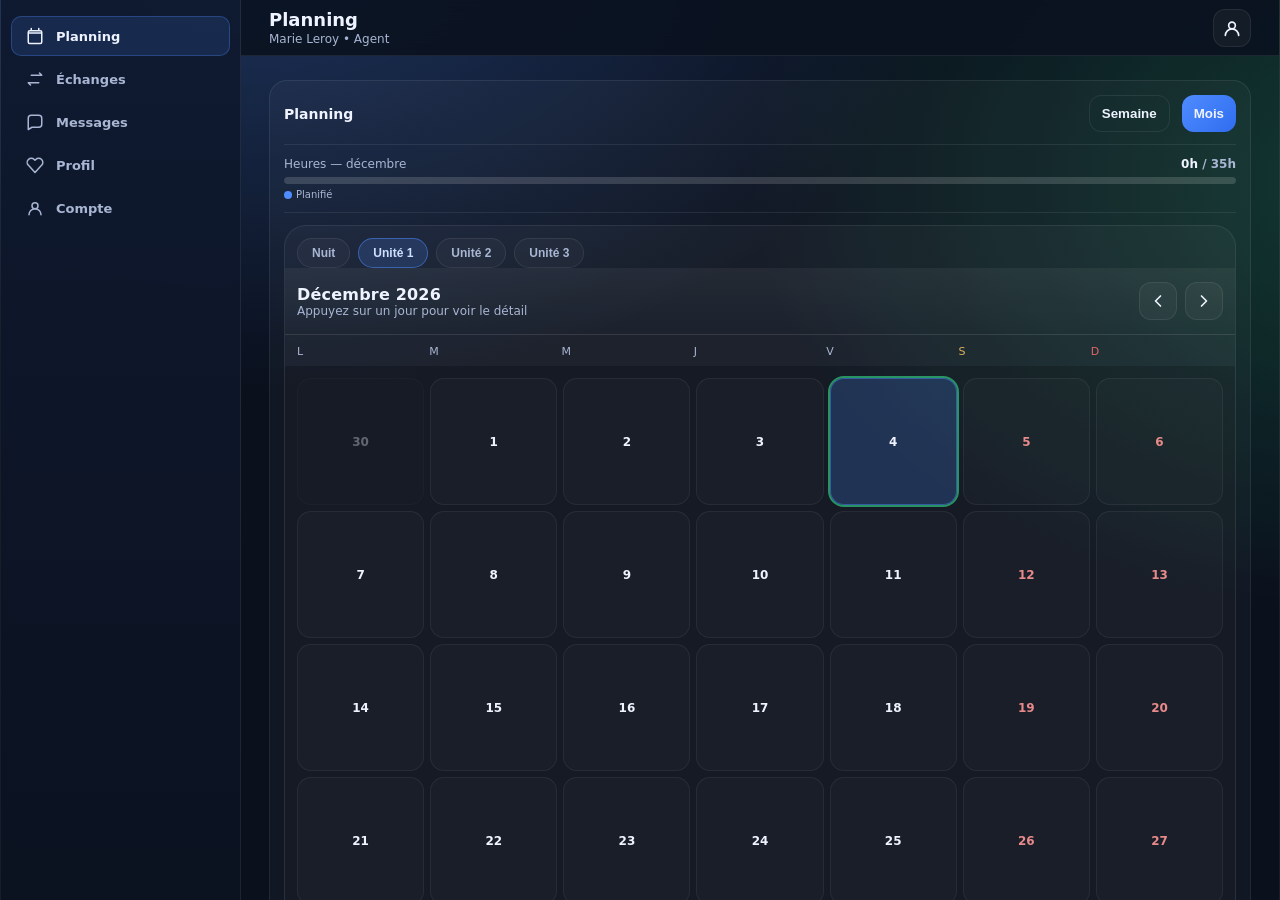
<file: index 1.html>
<!doctype html>
<html lang="fr">
<head>
  <meta charset="utf-8" />
  <meta name="viewport" content="width=device-width, initial-scale=1, maximum-scale=1, user-scalable=no" />
  <title>EHPAD Staff – Démo Web (locale)</title>
  <style>

:root{
  --bg: #0b1220;
  --panel: #0f1a30;
  --card: #101d35;
  --card2: #0f1a30;
  --text: #eef3ff;
  --muted: #a9b6d3;
  --line: rgba(255,255,255,.08);
  --primary: #4f8cff;
  --primary2: #2f6df0;
  --danger: #ff4f6d;
  --success: #32d583;
  --shadow: 0 12px 40px rgba(0,0,0,.35);
  --radius: 18px;
}

*{box-sizing:border-box}
html,body{height:100%}
body{
  margin:0;
  font-family: ui-sans-serif, system-ui, -apple-system, Segoe UI, Roboto, Arial, "Apple Color Emoji","Segoe UI Emoji";
  background: radial-gradient(1200px 800px at 20% -10%, rgba(79,140,255,.35), transparent 60%),
              radial-gradient(1200px 800px at 110% 20%, rgba(50,213,131,.25), transparent 55%),
              var(--bg);
  color: var(--text);
}
a{color:inherit}
.hidden{display:none !important}
.row{display:flex}
.col{display:flex;flex-direction:column}
.gap{gap:12px}
.center{align-items:center;justify-content:center}

.screen{ min-height:100vh; display:flex; flex-direction:column; }
.topbar{ padding:20px 18px 8px; display:flex; justify-content:center; }
.brand{display:flex;gap:12px;align-items:center}
.logo{ width:42px;height:42px;border-radius:14px; background: linear-gradient(135deg, rgba(79,140,255,1), rgba(47,109,240,1)); display:grid;place-items:center; font-weight:800; box-shadow: var(--shadow); }
.brand-title{font-weight:800;font-size:18px}
.brand-subtitle{color:var(--muted);font-size:12px;margin-top:2px}
.content{ width:min(980px, 100%); margin:0 auto; padding:12px 18px 28px; display:grid; grid-template-columns: 1fr; gap:14px; }
@media(min-width:860px){ .content{grid-template-columns: 1.1fr .9fr;} }
.card{ background: linear-gradient(180deg, rgba(255,255,255,.04), rgba(255,255,255,.02)); border:1px solid var(--line); border-radius: var(--radius); padding:16px; box-shadow: var(--shadow); }
.hero{padding:18px}
.hero-title{font-size:22px;font-weight:850}
.hero-sub{color:var(--muted);margin-top:6px}
.section-title{font-weight:750;margin-bottom:10px}
.bullets{margin:0;padding-left:18px;color:var(--muted);line-height:1.65}
.field{flex:1;display:flex;flex-direction:column;gap:6px}
label{font-size:12px;color:var(--muted)}
input, select, textarea{
  min-width:0;
  width:100%;
  box-sizing:border-box;
  padding:12px;
  border-radius:14px;
  background: rgba(255,255,255,.04);
  border:1px solid var(--line);
  color:var(--text);
  outline:none;
}
textarea{min-height:92px;resize:vertical}
.btn{ width:100%; margin-top:12px; padding:12px 14px; border-radius:14px; border:1px solid var(--line); background: rgba(255,255,255,.04); color:var(--text); font-weight:700; cursor:pointer; }
.btn.primary{ background: linear-gradient(135deg, var(--primary), var(--primary2)); border: none; }
.btn.danger{ background: linear-gradient(135deg, rgba(255,79,109,1), rgba(255,42,86,1)); border:none; }
.btn.ghost{ background: transparent; border:1px solid var(--line); }
.btn.small{width:auto;margin:0;padding:10px 12px;border-radius:12px;font-weight:700}
.hint{display:flex;gap:8px;flex-wrap:wrap;margin-top:12px}
.pill{ font-size:12px; padding:6px 10px; border-radius:999px; border:1px solid var(--line); background: rgba(255,255,255,.03); color:var(--muted); cursor:pointer; }

/* ── App shell ───────────────────────────────────────────────────────────────*/
.app{ height:100vh; width:min(420px, 100%); margin:0 auto; background: rgba(0,0,0,.12); display:flex; flex-direction:column; border-left:1px solid rgba(255,255,255,.06); border-right:1px solid rgba(255,255,255,.06); }
.statusbar{height:12px}
.appbar{ display:flex; align-items:center; justify-content:space-between; padding:14px 12px 10px; border-bottom:1px solid var(--line); background: linear-gradient(180deg, rgba(255,255,255,.04), rgba(255,255,255,.01)); }
.appbar-left{display:flex;gap:8px;align-items:center}
.appbar-title{font-weight:850;font-size:16px}
.appbar-sub{color:var(--muted);font-size:12px;margin-top:2px}
.iconbtn{ width:38px;height:38px;border-radius:12px; border:1px solid var(--line); background: rgba(255,255,255,.04); display:grid;place-items:center; cursor:pointer; color:var(--text); }
.iconbtn svg{width:20px;height:20px}
.iconbtn.primary{ background: rgba(79,140,255,.18); border-color: rgba(79,140,255,.35); }
.main{ flex:1; overflow:auto; padding:12px 12px 148px; display:flex; flex-direction:column; gap:16px; }
.tabbar{ position:sticky; bottom:0; display:grid; grid-template-columns: repeat(5, 1fr); gap:8px; padding:10px 10px 12px; border-top:1px solid var(--line); background: linear-gradient(180deg, rgba(0,0,0,.2), rgba(0,0,0,.38)); backdrop-filter: blur(10px); }
.tab{ display:flex; flex-direction:column; gap:6px; align-items:center; justify-content:center; padding:10px 6px; border-radius:14px; color:var(--muted); cursor:pointer; user-select:none; }
.tab.active{ color:var(--text); background: rgba(79,140,255,.14); border:1px solid rgba(79,140,255,.35); }
.tab svg{width:18px;height:18px}
.tab span{font-size:11px}

/* ── Cards ───────────────────────────────────────────────────────────────────*/
.cardlist{display:flex;flex-direction:column;gap:10px}
.carditem{ background: rgba(255,255,255,.03); border:1px solid var(--line); border-radius: var(--radius); padding:14px; }
.carditem h3{margin:0 0 8px;font-size:14px}
.muted{color:var(--muted);font-size:12px}
.split{ display:grid; grid-template-columns: 1fr; gap:10px; }
@media(min-width:380px){ .split{grid-template-columns: 1fr 1fr;} }
.grid2{ display:grid; grid-template-columns: minmax(0,1fr) minmax(0,1fr); gap:10px; }
.grid2 > *{ min-width:0; }
.badge{ display:inline-flex; align-items:center; gap:6px; padding:6px 10px; border-radius:999px; border:1px solid var(--line); background: rgba(255,255,255,.03); color:var(--muted); font-size:12px; }
.badge.ok{border-color: rgba(50,213,131,.35); background: rgba(50,213,131,.10); color:#bff3db}
.badge.warn{border-color: rgba(255,196,0,.35); background: rgba(255,196,0,.10); color:#ffe7a8}
.badge.no{border-color: rgba(255,79,109,.35); background: rgba(255,79,109,.10); color:#ffd0d9}
.hr{height:1px;background:var(--line);margin:12px 0}

/* ── Messages ────────────────────────────────────────────────────────────────*/
.chat{ display:flex; flex-direction:column; gap:10px; }
.bubble{ max-width:82%; padding:10px 12px; border-radius:16px; border:1px solid var(--line); background: rgba(255,255,255,.04); box-shadow: 0 6px 18px rgba(0,0,0,.20); }
.bubble.me{ margin-left:auto; background: rgba(79,140,255,.18); border-color: rgba(79,140,255,.35); }
.bubble .time{margin-top:6px;font-size:10px;color:var(--muted)}
.chatbar{ position:fixed; bottom:84px; left:50%; transform:translateX(-50%); width:min(420px,100%); display:flex; gap:8px; padding:10px 12px; background: linear-gradient(180deg, rgba(11,18,32,0), rgba(11,18,32,.96)); backdrop-filter: blur(12px); border-top:1px solid var(--line); z-index:50; }
.chatbar input{flex:1}
.chat-empty{ display:flex;flex-direction:column;align-items:center;gap:10px; padding:30px 20px;color:var(--muted);font-size:13px;text-align:center; }
.chat-empty svg{width:32px;height:32px;opacity:.4}

/* ── Modal ───────────────────────────────────────────────────────────────────*/
.modal-backdrop{ position:fixed; inset:0; background: rgba(0,0,0,.82); display:flex; align-items:flex-end; justify-content:center; padding:14px; }
.modal{ width:min(420px, 100%); background: linear-gradient(180deg, #151f38, #101828); border:1px solid rgba(255,255,255,.15); border-radius: 22px; box-shadow: 0 24px 60px rgba(0,0,0,.7); overflow:hidden; }
.modal-head{ display:flex; justify-content:space-between; align-items:center; padding:14px 12px; border-bottom:1px solid var(--line); }
.modal-title{font-weight:850}
.modal-body{padding:12px}
.modal-foot{padding:12px;border-top:1px solid var(--line);display:flex;gap:8px}
.modal-foot .btn{margin:0}
.grid2-modal{display:grid;grid-template-columns:minmax(0,1fr) minmax(0,1fr);gap:10px}
.grid2-modal > *{min-width:0}

/* ── Toast ───────────────────────────────────────────────────────────────────*/
.toast{ position:fixed; left:50%; transform:translateX(-50%); bottom:92px; background: rgba(0,0,0,.65); border:1px solid rgba(255,255,255,.12); padding:10px 12px; border-radius:14px; color:var(--text); font-size:13px; box-shadow: var(--shadow); }

/* ── iOS Calendar ────────────────────────────────────────────────────────────*/
.ioscal-wrap{ background: rgba(255,255,255,.03); border:1px solid var(--line); border-radius: 22px; overflow:hidden; }
.ioscal-head{ display:flex; align-items:center; justify-content:space-between; padding:14px 12px; background: linear-gradient(180deg, rgba(255,255,255,.05), rgba(255,255,255,.02)); border-bottom:1px solid var(--line); }
.ioscal-title{ font-weight:900; letter-spacing:.2px; }
.ioscal-head .muted{margin:0}
.ioscal-nav{display:flex;gap:8px;}
.ioscal-dow{ display:grid; grid-template-columns: repeat(7, 1fr); gap:0; padding:10px 12px 8px; font-size:11px; color: var(--muted); background: rgba(255,255,255,.02); }
.ioscal-grid{ display:grid; grid-template-columns: repeat(7, 1fr); padding:10px 10px 12px; gap:6px; background: rgba(0,0,0,.12); }
.ioscal-cell{ aspect-ratio: 1 / 1; border-radius: 14px; display:flex; align-items:center; justify-content:center; position:relative; border:1px solid rgba(255,255,255,.06); background: rgba(255,255,255,.02); cursor:pointer; user-select:none; }
.ioscal-cell.off{ opacity:.35; cursor:default; }
.ioscal-cell .num{ font-weight:850; font-size:12px; }
.ioscal-cell.today{ background: rgba(79,140,255,.22); border-color: rgba(79,140,255,.45); }
.ioscal-cell.sel{ outline: 2px solid rgba(50,213,131,.65); outline-offset: 0px; }
.dots{ position:absolute; bottom:8px; display:flex; gap:4px; height:6px; align-items:center; }
.dot{ width:5px;height:5px;border-radius:999px; background: rgba(255,255,255,.45); }
.dot.me{ background: rgba(79,140,255,.95); }
.dot.unit{ background: rgba(50,213,131,.95); }
.dot.night{ background: rgba(168,85,247,.95); }
.dot.journee{ background:rgba(255,159,67,.95); }
.ioscal-detail{ padding:12px; background: rgba(255,255,255,.02); border-top:1px solid var(--line); }
.ioscal-detail h4{ margin:0 0 8px; font-size:13px; font-weight:900; }
.detail-line{ display:flex; justify-content:space-between; align-items:flex-start; gap:10px; padding:10px; border:1px solid rgba(255,255,255,.06); background: rgba(255,255,255,.02); border-radius: 16px; margin-bottom:8px; }
.detail-line .left{ display:flex; flex-direction:column; gap:4px; }
.tag{ display:inline-flex; align-items:center; gap:6px; padding:5px 9px; border-radius:999px; border:1px solid var(--line); font-size:11px; color: var(--muted); background: rgba(255,255,255,.02); width:fit-content; }
.tag.me{ border-color: rgba(79,140,255,.35); color:#cfe0ff; background: rgba(79,140,255,.10);}
.tag.unit{ border-color: rgba(50,213,131,.35); color:#c8f6df; background: rgba(50,213,131,.10);}
.tag.night{ border-color:rgba(168,85,247,.35); color:#e5c8ff; background:rgba(168,85,247,.12); }
.tag.soir{ border-color:rgba(255,159,67,.35); color:#ffe4b8; background:rgba(255,159,67,.12); }
.tag.matin{ border-color:rgba(79,140,255,.35); color:#cfe0ff; background:rgba(79,140,255,.10); }
.tag.journee{ border-color:rgba(255,159,67,.35); color:#ffe4b8; background:rgba(255,159,67,.12); }

/* ── Unit selector ───────────────────────────────────────────────────────────*/
.unit-selector-row{ display:flex; gap:8px; padding:12px 12px 0; flex-wrap:wrap; }
.unit-sel-btn{ padding:7px 14px; border-radius:999px; font-size:12px; font-weight:700; border:1px solid var(--line); background:rgba(255,255,255,.03); color:var(--muted); cursor:pointer; transition:all .15s; }
.unit-sel-btn.active{ background:rgba(79,140,255,.18); border-color:rgba(79,140,255,.5); color:#cfe0ff; }

/* ── KPI Grid ────────────────────────────────────────────────────────────────*/
.kpi-grid{ display:grid; grid-template-columns:repeat(3,1fr); gap:10px; }
.kpi-card{ background:rgba(255,255,255,.03); border:1px solid var(--line); border-radius:var(--radius); padding:14px 10px; display:flex; flex-direction:column; align-items:center; gap:6px; text-align:center; }
.kpi-icon{ width:34px;height:34px;border-radius:11px; display:grid;place-items:center;flex-shrink:0; }
.kpi-icon svg{width:18px;height:18px}
.kpi-val{ font-size:22px;font-weight:900;line-height:1; }
.kpi-label{ font-size:10px;color:var(--muted);line-height:1.3; }

/* ── Avatars ─────────────────────────────────────────────────────────────────*/
.avatar-row{ display:flex;gap:10px;flex-wrap:wrap; justify-content:center; margin:14px 0 4px; }
.avatar-chip{ display:flex;flex-direction:column;align-items:center;gap:6px; cursor:pointer;padding:10px 12px;border-radius:16px; border:1px solid var(--line); background:rgba(255,255,255,.02); transition:all .15s; font-size:12px;color:var(--muted); }
.avatar-chip.active{ background:rgba(79,140,255,.12); border-color:rgba(79,140,255,.45); color:var(--text); }
.avatar-circle{ width:40px;height:40px;border-radius:14px; display:grid;place-items:center; font-weight:900;font-size:14px; color:#fff; }

/* ── Tag Picker ──────────────────────────────────────────────────────────────*/
.tag-picker-wrap{ display:flex; flex-direction:column; gap:8px; margin-top:6px; position:relative; }
.tag-picker-search{ width:100%; padding:11px 14px; border-radius:14px; background:rgba(255,255,255,.05); border:1px solid var(--line); color:var(--text); outline:none; font-size:13px; box-sizing:border-box; }
.tag-picker-search:focus{ border-color:rgba(79,140,255,.55); }
.tag-suggestions{ position:absolute; top:calc(100% + 6px); left:0; right:0; z-index:100; background: linear-gradient(180deg,rgba(15,26,48,1),rgba(11,18,32,1)); border:1px solid rgba(79,140,255,.35); border-radius:14px; overflow:hidden; list-style:none; margin:0; padding:4px 0; box-shadow: 0 12px 32px rgba(0,0,0,.5); }
.tag-suggestions li{ padding:10px 14px; font-size:13px; cursor:pointer; color:var(--text); }
.tag-suggestions li:hover{ background:rgba(79,140,255,.18); }
.tag-suggestions.hidden{ display:none; }
.tag-sel-list{ display:flex; flex-wrap:wrap; gap:6px; }
.tag-sel-chip{ display:inline-flex; align-items:center; gap:6px; padding:7px 11px; border-radius:999px; font-size:12px; font-weight:650; background:rgba(79,140,255,.15); border:1px solid rgba(79,140,255,.45); color:#cfe0ff; }
.tag-sel-chip .rm{ cursor:pointer; opacity:.6; font-size:11px; line-height:1; background:rgba(255,255,255,.12); border-radius:999px; padding:1px 4px; }
.tag-sel-chip .rm:hover{ opacity:1; background:rgba(255,79,109,.35); }

/* ── Hours counter ───────────────────────────────────────────────────────────*/
.hours-counter{ margin-bottom:4px; }
.hours-bar{ height:7px; border-radius:999px; background:rgba(255,255,255,.08); overflow:hidden; }
.hours-bar-fill{ height:100%; border-radius:999px; transition:width .5s ease; }

/* ── Week view ───────────────────────────────────────────────────────────────*/
.week-wrap{ display:flex; flex-direction:column; }
.week-nav-row{ display:flex; align-items:center; justify-content:space-between; padding:10px 12px; border-bottom:1px solid var(--line); background:rgba(255,255,255,.02); }
.week-grid{ display:flex; flex-direction:column; }
.week-row{ display:flex; align-items:flex-start; gap:10px; padding:10px 12px; border-bottom:1px solid var(--line); transition:background .15s; }
.week-day-label{ width:36px; flex-shrink:0; text-align:center; }
.week-day-name{ font-size:11px; color:var(--muted); text-transform:capitalize; }
.week-day-num{ font-size:17px; font-weight:900; line-height:1.1; }
.week-shifts{ display:flex; flex-direction:column; gap:4px; flex:1; }
.week-shift{ font-size:12px; }
.week-shift.me{ font-weight:750; }
.week-shift.off{ color:var(--muted); font-style:italic; font-size:11px; }
.week-shift.team{ opacity:.6; }

/* ── Notifications ───────────────────────────────────────────────────────────*/
.notif-item{ padding:10px 12px; border-radius:12px; margin-bottom:6px; border:1px solid var(--line); font-size:13px; display:flex; flex-direction:column; gap:3px; }
.notif-item.unread{ background:rgba(79,140,255,.08); border-color:rgba(79,140,255,.3); }
.notif-item.read{ opacity:.55; background:rgba(255,255,255,.02); }


/* ═══════════════════════════════════════════════
   RESPONSIVE — Tablette 768px+ & Desktop 1200px+
   Pure CSS, zero JS changes
   ═══════════════════════════════════════════════ */

@media (min-width:768px) {
  .app { border-radius:0; max-width:100%; width:100%; }
  .kpi-grid { grid-template-columns:repeat(3,1fr); }
  .main { padding:16px 24px 148px; }
  .split { grid-template-columns:1fr 1fr; }
}

@media (min-width:1200px) {
  html, body { overflow:hidden; height:100%; }

  .app {
    width:100%;
    max-width:100%;
    height:100vh;
    display:grid;
    grid-template-columns:240px 1fr;
    grid-template-rows:auto 1fr auto;
    overflow:hidden;
  }

  /* Statusbar hidden */
  .statusbar { display:none; }

  /* Appbar spans full top */
  .appbar {
    grid-column:2;
    grid-row:1;
    height:56px;
    padding:0 28px;
    border-bottom:1px solid var(--line);
    background:rgba(11,18,32,.9);
    backdrop-filter:blur(12px);
    border-radius:0;
  }
  .appbar-title { font-size:18px; }

  /* Main content */
  .main {
    grid-column:2;
    grid-row:2 / 4;
    padding:24px 28px 32px;
    overflow-y:auto;
    overflow-x:hidden;
  }

  /* Tabbar becomes vertical sidebar */
  .tabbar {
    grid-column:1;
    grid-row:1 / 4;
    display:flex !important;
    flex-direction:column;
    gap:3px;
    padding:16px 10px;
    width:240px;
    height:100%;
    border-right:1px solid var(--line);
    border-top:none;
    background:linear-gradient(180deg,rgba(15,26,48,.98),rgba(11,18,32,.98));
    position:static;
    backdrop-filter:blur(16px);
    overflow-y:auto;
  }

  .tab {
    flex-direction:row;
    justify-content:flex-start;
    padding:10px 14px;
    border-radius:10px;
    gap:12px;
    border:1px solid transparent;
    width:100%;
  }
  .tab span { font-size:13px; font-weight:600; }
  .tab svg { width:18px; height:18px; flex-shrink:0; }
  .tab.active {
    background:rgba(79,140,255,.14);
    border-color:rgba(79,140,255,.3);
  }

  /* Hide back button */
  #btnBack { display:none; }

  /* Chatbar */
  .chatbar {
    position:relative;
    bottom:auto;
    left:auto;
    transform:none;
    width:100%;
  }

  /* Modals centered on desktop */
  .modal-backdrop { align-items:center; }
  .modal { border-radius:20px; max-width:560px; margin:auto; }

  /* Calendar cells bigger */
  .ioscal-cell { min-height:58px; }
  .ioscal-grid { gap:6px; padding:12px; }

  /* Card grids */
  .kpi-grid { grid-template-columns:repeat(3,1fr); gap:14px; }

  /* Week view scrollable */
  .week-wrap { overflow-x:auto; }
}
</style>
</head>
<body>
  <div id="root"></div>

  <template id="tpl-login">
    <div class="screen">
      <div class="topbar">
        <div class="brand">
          <div class="logo">E</div>
          <div>
            <div class="brand-title">EHPAD Staff</div>
            <div class="brand-subtitle">Démo web locale</div>
          </div>
        </div>
      </div>

      <div class="content">
        <div class="card hero">
          <div class="hero-title">Connexion</div>
          <div class="hero-sub">Choisis un profil pour tester (Agent / Direction).</div>

          <div class="row gap">
            <div class="field">
              <label>Rôle</label>
              <select id="loginRole">
                <option value="agent">Agent</option>
                <option value="direction">Direction</option>
              </select>
            </div>
            <div class="field">
              <label>Utilisateur</label>
              <select id="loginUser"></select>
            </div>
          </div>

          <button class="btn primary" id="btnLogin">Se connecter</button>

          <div class="hint">
            <span class="pill">100% local</span>
            <span class="pill">Windows OK</span>
            <span class="pill">Sans serveur</span>
          </div>
        </div>

        <div class="card">
          <div class="section-title">Ce que tu peux montrer à la direction</div>
          <ul class="bullets">
            <li>Planning personnel + planning d’unité</li>
            <li>Échanges d’horaires (avec sélection de deux horaires)</li>
            <li>Messagerie interne + proposition d’échange</li>
            <li>Absences / congés / arrêt maladie</li>
            <li>Heures supplémentaires</li>
            <li>Profil & santé (agent modifie, direction consulte)</li>
          </ul>
        </div>
      </div>
    </div>
  </template>

  <template id="tpl-shell">
    <div class="app">
      <div class="statusbar"></div>

      <header class="appbar">
        <div class="appbar-left">
          <button class="iconbtn" id="btnBack" title="Retour" aria-label="Retour">
            <svg viewBox="0 0 24 24"><path d="M15 18l-6-6 6-6" fill="none" stroke="currentColor" stroke-width="2" stroke-linecap="round" stroke-linejoin="round"/></svg>
          </button>
          <div>
            <div class="appbar-title" id="appTitle">Planning</div>
            <div class="appbar-sub" id="appSubtitle"></div>
          </div>
        </div>

        <div class="appbar-right">
          <button class="iconbtn" id="btnAccount" title="Compte" aria-label="Compte">
            <svg viewBox="0 0 24 24"><path d="M20 21a8 8 0 10-16 0" fill="none" stroke="currentColor" stroke-width="2" stroke-linecap="round"/><path d="M12 13a4 4 0 100-8 4 4 0 000 8z" fill="none" stroke="currentColor" stroke-width="2"/></svg>
          </button>
        </div>
      </header>

      <main class="main" id="main"></main>

      <nav class="tabbar" id="tabbar"></nav>

      <div class="modal-backdrop hidden" id="modalBackdrop">
        <div class="modal" role="dialog" aria-modal="true" aria-labelledby="modalTitle">
          <div class="modal-head">
            <div class="modal-title" id="modalTitle">Modal</div>
            <button class="iconbtn" id="btnModalClose" aria-label="Fermer">
              <svg viewBox="0 0 24 24"><path d="M18 6L6 18M6 6l12 12" fill="none" stroke="currentColor" stroke-width="2" stroke-linecap="round"/></svg>
            </button>
          </div>
          <div class="modal-body" id="modalBody"></div>
          <div class="modal-foot" id="modalFoot"></div>
        </div>
      </div>

      <div class="toast hidden" id="toast"></div>
    </div>
  </template>

  <script>
// ── Listes médicales ─────────────────────────────────────────────────────────
const ALLERGIES_LIST = [
  // Médicaments
  "Pénicilline","Amoxicilline","Ampicilline","Céphalosporines","Tétracyclines",
  "Macrolides","Fluoroquinolones","Sulfamides","Métronidazole","Clindamycine",
  "Vancomycine","Rifampicine","Nitrofurantoïne",
  "Aspirine","AINS (Ibuprofène, Kétoprofène…)","Paracétamol","Morphine","Codeïne",
  "Tramadol","Diclofénac","Naproxène","Célécoxib","Cortisone","Méthotrexate",
  "Warfarine","Héparine","AOD (Xarelto, Eliquis…)",
  "IEC (Ramipril, Périndopril…)","Bêtabloquants","Inhibiteurs calciques",
  "Diurétiques (Furosémide…)","Statines (Atorvastatine…)","Amiodarone",
  "Benzodiazépines","Neuroleptiques","Antidépresseurs (ISRS)","Lithium",
  "Antiépileptiques (Carbamazépine…)","Phénytoïne","Valproate","Gabapentine",
  "Insuline","Metformine","Sulfamides hypoglycémiants",
  "Produits de contraste iodés","Iode","Latex","Chlorhexidine",
  "Vaccin grippe","Vaccin pneumocoque","Anesthésiques locaux","Curares",
  "Produits de contraste gadolinium",
  // Alimentaires
  "Arachides","Fruits à coque","Lait de vache (lactose)","Protéines lait de vache",
  "Œufs","Gluten (blé, seigle, orge)","Soja","Poissons","Crustacés","Mollusques",
  "Céleri","Moutarde","Sésame","Lupin","Sulfites","Kiwi","Banane","Avocat",
  // Environnementales
  "Pollen (graminées)","Pollen (arbres)","Acariens","Moisissures",
  "Poils de chat","Poils de chien","Poils de lapin","Plumes","Venin d'abeille","Venin de guêpe",
  "Nickel","Chrome","Parfums / conservateurs","Laine",
];

const MEDICATIONS_LIST = [
  // Antalgiques
  "Paracétamol 500mg","Paracétamol 1g","Ibuprofène 200mg","Ibuprofène 400mg",
  "Aspirine 100mg","Aspirine 500mg","Tramadol 50mg","Tramadol LP 100mg",
  "Tramadol LP 200mg","Codéine 30mg","Tramadol/Paracétamol","Morphine LP 10mg",
  "Morphine LP 30mg","Morphine LP 60mg","Morphine à libération immédiate",
  "Oxycodone LP 5mg","Oxycodone LP 10mg","Fentanyl patch 12µg","Fentanyl patch 25µg",
  "Prégabaline 75mg","Prégabaline 150mg","Gabapentine 300mg","Gabapentine 600mg",
  "Kétoprofène","Diclofénac","Célécoxib 100mg","Célécoxib 200mg","Néfopam",
  // Cardio-vasculaire
  "Bisoprolol 1,25mg","Bisoprolol 2,5mg","Bisoprolol 5mg","Bisoprolol 10mg",
  "Métoprolol 50mg","Métoprolol 100mg","Aténolol 50mg","Aténolol 100mg","Carvédilol 6,25mg",
  "Amlodipine 5mg","Amlodipine 10mg","Félodipine 5mg","Vérapamil 120mg","Diltiazem 60mg",
  "Ramipril 1,25mg","Ramipril 2,5mg","Ramipril 5mg","Ramipril 10mg",
  "Périndopril 4mg","Périndopril 8mg","Énalapril 5mg","Énalapril 10mg",
  "Lisinopril 5mg","Lisinopril 10mg","Captopril 25mg",
  "Irbésartan 75mg","Irbésartan 150mg","Irbésartan 300mg",
  "Valsartan 80mg","Valsartan 160mg","Losartan 25mg","Losartan 50mg","Losartan 100mg",
  "Candésartan 4mg","Candésartan 8mg","Candésartan 16mg","Olmésartan 10mg","Olmésartan 20mg",
  "Furosémide 20mg","Furosémide 40mg","Torasémide 5mg","Torasémide 10mg",
  "Hydrochlorothiazide 12,5mg","Hydrochlorothiazide 25mg","Indapamide 1,5mg",
  "Spironolactone 25mg","Spironolactone 50mg","Éplérénone 25mg","Éplérénone 50mg",
  "Atorvastatine 10mg","Atorvastatine 20mg","Atorvastatine 40mg","Atorvastatine 80mg",
  "Simvastatine 10mg","Simvastatine 20mg","Simvastatine 40mg","Rosuvastatine 5mg",
  "Rosuvastatine 10mg","Rosuvastatine 20mg","Pravastatine 20mg","Pravastatine 40mg",
  "Ézétimibe 10mg","Ézétimibe + Simvastatine","Fénofibrate 145mg","Gemfibrozil 600mg",
  "Digoxine 0,25mg","Amiodarone 200mg","Flécaïnide 50mg","Flécaïnide 100mg",
  "Ivabradine 5mg","Ivabradine 7,5mg","Nicorandil","Isosorbide dinitrate",
  "Trinitrine spray","Trinitrine patch","Molsidomine","Nébivolol 5mg",
  // Anticoagulants / Antiagrégants
  "Warfarine (Coumadine)","Acénocoumarol (Sintrom)","Héparinothérapie SC",
  "Rivaroxaban (Xarelto) 15mg","Rivaroxaban (Xarelto) 20mg",
  "Apixaban (Eliquis) 2,5mg","Apixaban (Eliquis) 5mg",
  "Dabigatran (Pradaxa) 75mg","Dabigatran (Pradaxa) 110mg","Dabigatran (Pradaxa) 150mg",
  "Aspirine 75mg (antiagrégant)","Aspirine 100mg (antiagrégant)",
  "Clopidogrel 75mg","Prasugrel 10mg","Ticagrélor 90mg",
  // Diabète
  "Metformine 500mg","Metformine 850mg","Metformine 1000mg","Metformine LP 500mg",
  "Glibenclamide 5mg","Gliclazide 30mg LP","Gliclazide 60mg LP","Glimépiride 1mg","Glimépiride 2mg","Glimépiride 4mg",
  "Sitagliptine 100mg","Vildagliptine 50mg","Saxagliptine 5mg","Alogliptine 25mg",
  "Empagliflozine 10mg","Empagliflozine 25mg","Dapagliflozine 10mg","Canagliflozine 100mg",
  "Liraglutide (Victoza)","Sémaglutide SC (Ozempic)","Sémaglutide oral (Rybelsus)",
  "Dulaglutide (Trulicity)","Exénatide (Bydureon)",
  "Insuline Glargine (Lantus/Toujeo)","Insuline Dégludec (Tresiba)",
  "Insuline Détémir (Levemir)","Insuline Asparte (NovoRapid)",
  "Insuline Lispro (Humalog)","Insuline Glulisine (Apidra)",
  "Insuline NPH (Insulatard)","Insuline Mixte 30/70",
  "Acarbose 50mg","Acarbose 100mg","Répaglinide 0,5mg","Répaglinide 1mg","Répaglinide 2mg",
  // Thyroïde
  "Lévothyroxine (Levothyrox) 25µg","Lévothyroxine (Levothyrox) 50µg",
  "Lévothyroxine (Levothyrox) 75µg","Lévothyroxine (Levothyrox) 100µg",
  "Lévothyroxine (Levothyrox) 125µg","Lévothyroxine (Levothyrox) 150µg",
  "Lévothyroxine (Levothyrox) 175µg","Lévothyroxine (Levothyrox) 200µg",
  "Carbimazole 5mg","Carbimazole 20mg","Propylthiouracile","Iode radioactif",
  // Rhumatologie / Os
  "Alendronate (Fosamax) 70mg","Risédronate (Actonel) 35mg","Ibandronate (Bonviva)",
  "Zolédronate (Aclasta) IV","Dénosumab (Prolia) SC","Tériparatide (Forsteo) SC",
  "Métotrexate 2,5mg","Métotrexate 10mg","Leflunomide 20mg",
  "Hydroxychloroquine 200mg","Sulfasalazine 500mg",
  "Colchicine 0,5mg","Colchicine 1mg","Allopurinol 100mg","Allopurinol 200mg","Allopurinol 300mg",
  "Fébuxostat 80mg","Fébuxostat 120mg","Probénécide","Rasburicase",
  "Calcium 500mg","Calcium 1000mg","Vitamine D 800 UI","Vitamine D 1000 UI","Vitamine D 100 000 UI (ampoule)",
  "Calcium + Vitamine D (Cacit D3, Uvedose…)","Magnésium 300mg","Zinc 15mg",
  // Neurologie / Psychiatrie
  "Sertraline 50mg","Sertraline 100mg","Escitalopram 10mg","Escitalopram 20mg",
  "Fluoxétine 20mg","Paroxétine 20mg","Citalopram 20mg","Fluvoxamine 50mg",
  "Venlafaxine LP 37,5mg","Venlafaxine LP 75mg","Venlafaxine LP 150mg",
  "Duloxétine 30mg","Duloxétine 60mg","Mirtazapine 15mg","Mirtazapine 30mg",
  "Amitriptyline 25mg","Amitriptyline 50mg","Clomipramine 25mg","Imipramine 25mg",
  "Maprotiline 25mg","Tianeptine 12,5mg","Agomélatine 25mg","Vortioxétine 10mg",
  "Halopéridol 1mg","Halopéridol 5mg","Rispéridone 0,5mg","Rispéridone 1mg","Rispéridone 2mg",
  "Olanzapine 5mg","Olanzapine 10mg","Quétiapine 25mg","Quétiapine 100mg","Quétiapine 200mg",
  "Aripiprazole 10mg","Aripiprazole 15mg","Clozapine 25mg","Clozapine 100mg",
  "Lévomépromazine 25mg","Cyamémazine 25mg","Amisulpride 50mg","Amisulpride 200mg",
  "Lorazépam 0,5mg","Lorazépam 1mg","Lorazépam 2,5mg","Alprazolam 0,25mg","Alprazolam 0,5mg",
  "Diazépam 2mg","Diazépam 5mg","Diazépam 10mg","Oxazépam 10mg","Oxazépam 50mg",
  "Bromazépam 6mg","Prazépam 10mg","Clorazépate 10mg",
  "Zolpidem 5mg","Zolpidem 10mg","Zopiclone 3,75mg","Zopiclone 7,5mg","Mélatonine 1mg","Mélatonine 2mg LP",
  "Prégabaline 25mg","Prégabaline 50mg","Clonazépam 0,5mg","Clonazépam 2mg",
  "Lévétiracétam 250mg","Lévétiracétam 500mg","Lévétiracétam 1000mg",
  "Valproate 200mg","Valproate 500mg","Valproate 1000mg","Lamotrigine 25mg","Lamotrigine 100mg",
  "Topiramate 25mg","Topiramate 50mg","Phénobarbital 15mg","Phénobarbital 100mg",
  "Oxcarbazépine 150mg","Oxcarbazépine 300mg","Carbamazépine 200mg","Carbamazépine 400mg",
  "Lacosamide 50mg","Lacosamide 100mg","Pérampanel 2mg","Pérampanel 4mg",
  "Donépézil 5mg","Donépézil 10mg","Rivastigmine 1,5mg","Rivastigmine patch","Galantamine 8mg LP",
  "Mémantine 10mg","Mémantine 20mg","Mémantine LP 28mg",
  "Méthylphénidate 10mg","Méthylphénidate LP 18mg","Méthylphénidate LP 36mg",
  "Lévodopa/Bensérazide (Modopar)","Lévodopa/Carbidopa (Sinemet)","Pramipexole 0,18mg",
  "Pramipexole LP 0,26mg","Ropinirole 0,25mg","Ropinirole LP 2mg","Rasagiline 1mg",
  "Sélégiline 5mg","Entacapone 200mg","Amantadine 100mg","Baclofène 10mg","Baclofène 25mg",
  "Tizanidine 2mg","Tétrabénazine 25mg","Bétahistine 8mg","Bétahistine 16mg",
  // Pneumologie / Respiratoire
  "Salbutamol spray (Ventoline)","Salbutamol nébulisation","Ipratropium spray",
  "Formotérol","Salmétérol","Indacatérol","Olodatérol",
  "Tiotropium (Spiriva)","Glycopyrronium","Aclidinium","Uméclidinium",
  "Budésonide inhalé","Béclométasone inhalée","Fluticasone inhalée","Ciclésonide inhalé",
  "Budésonide/Formotérol (Symbicort)","Fluticasone/Salmétérol (Seretide)",
  "Béclométasone/Formotérol (Foster)","Fluticasone/Vilanterol (Relvar)",
  "Tiotropium/Olodatérol (Spiolto)","Indacatérol/Glycopyrronium (Ultibro)",
  "Roflumilast 500µg","Théophylline LP 200mg","Théophylline LP 400mg",
  "Montelukast 10mg","Zafirlukast 20mg","Cromolyn","Kétotifène 1mg",
  "Prednisone 1mg","Prednisone 5mg","Prednisolone 5mg","Méthylprednisolone 4mg",
  "Dexaméthasone 0,5mg","Dexaméthasone 4mg","Bétaméthasone 0,5mg",
  "Acétylcystéine (Mucomyst) 200mg","Acétylcystéine 600mg","Carbocistéine","Ambroxol",
  // Digestif / Hépatologie
  "Oméprazole 10mg","Oméprazole 20mg","Oméprazole 40mg",
  "Ésoméprazole 20mg","Ésoméprazole 40mg","Lansoprazole 15mg","Lansoprazole 30mg",
  "Pantoprazole 20mg","Pantoprazole 40mg","Rabéprazole 10mg","Rabéprazole 20mg",
  "Ranitidine 150mg","Famotidine 20mg","Cimétidine 200mg","Antacides (Maalox, Gaviscon…)",
  "Métoclopramide 10mg","Dompéridone 10mg","Ondansétron 4mg","Ondansétron 8mg",
  "Granisétron 1mg","Métopimazine","Méclozine","Trimétazidine",
  "Colestyramine 4g","Lopéramide 2mg","Racécadotril 100mg","Diosmectite (Smecta)",
  "Lactulose","Macrogol (Forlax, Movicol)","Bisacodyl 5mg","Séné","Glycérine suppositoire",
  "Prucalopride 1mg","Prucalopride 2mg","Lubiprostone 8µg","Linaclotide 72µg",
  "Mébévérine 135mg","Phloroglucinol 80mg","Trimébutine 100mg","Alvérine 40mg",
  "Mesalazine 400mg","Mesalazine 800mg","Mesalazine 1g","Mesalazine LP","Budésonide colite",
  "Azathioprine 50mg","Mercaptopurine 50mg","Infliximab","Adalimumab","Védolizumab",
  "Ursodéoxycholique (AUDC) 250mg","Ursodéoxycholique 500mg","Cholestyramine",
  // Infectiologie / Antibiotiques
  "Amoxicilline 500mg","Amoxicilline 1g","Amoxicilline + Acide clavulanique 500mg/125mg",
  "Amoxicilline + Acide clavulanique 1g/125mg","Ampicilline","Pivmécillinam 200mg",
  "Céfixime 200mg","Céfuroxime 250mg","Céfuroxime 500mg","Céfpodoxime 100mg","Céfadroxil 500mg",
  "Doxycycline 100mg","Minocycline 100mg","Tétracycline 250mg",
  "Azithromycine 250mg","Azithromycine 500mg","Clarithromycine 250mg","Clarithromycine 500mg",
  "Érythromycine 500mg","Spiramycine 1,5M UI","Josamycine 500mg",
  "Ciprofloxacine 250mg","Ciprofloxacine 500mg","Lévofloxacine 250mg","Lévofloxacine 500mg",
  "Moxifloxacine 400mg","Norfloxacine 400mg","Ofloxacine 200mg",
  "Triméthoprime + Sulfaméthoxazole (Bactrim)","Fosfomycine 3g (sachet)",
  "Métronidazole 250mg","Métronidazole 500mg","Métronidazole ovule","Ornidazole 500mg",
  "Rifampicine 150mg","Rifampicine 300mg","Isoniazide","Éthambutol","Pyrazinamide",
  "Aciclovir 200mg","Aciclovir 400mg","Valaciclovir 500mg","Valaciclovir 1g",
  "Famciclovir 125mg","Famciclovir 250mg","Oseltamivir (Tamiflu) 75mg",
  "Fluconazole 50mg","Fluconazole 150mg","Itraconazole 100mg","Terbinafine 250mg",
  // Hématologie / Oncologie
  "Fer oral (Tardyferon, Timoférol)","Vitamine B12 injectable","Acide folique 5mg",
  "Érythropoïétine SC (EPO)","Darbépoétine SC (Aranesp)","Facteurs de croissance (G-CSF)",
  "Hydroxyurée 500mg","Imatinib 100mg","Imatinib 400mg","Rituximab IV",
  "Tamoxifène 20mg","Anastrozole 1mg","Létrozole 2,5mg","Exémestane 25mg",
  // Urologie / Néphrologie
  "Alfuzosine 10mg LP","Tamsulosine 0,4mg LP","Silodosine 8mg","Térazosine 2mg",
  "Finastéride 5mg","Dutastéride 0,5mg","Solifénacine 5mg","Solifénacine 10mg",
  "Oxybutynine 5mg","Toltérodine LP 4mg","Mirabégron 25mg","Mirabégron 50mg",
  "Fésotérodine 4mg","Fésotérodine 8mg","Darifénacine 7,5mg LP",
  "Phosphate de codéine","Chlorure de sodium 0,9% NaCl","Bicarbonate de sodium",
  // Ophtalmologie / ORL
  "Timolol collyre 0,1%","Timolol collyre 0,5%","Bimatoprost collyre","Latanoprost collyre",
  "Travoprost collyre","Brinzolamide collyre","Dorzolamide collyre","Acétazolamide 250mg",
  "Prednisolone collyre","Dexaméthasone collyre","Antibiotique collyre (Tobramycine…)",
  "Chloramphénicol collyre","Acide hyaluronique collyre (larmes artificielles)",
  "Antihistaminiques oraux (Cétirizine 10mg, Loratadine 10mg, Bilastine 20mg)",
  "Desloratadine 5mg","Fexofénadine 120mg","Lévocétirizine 5mg",
  "Béclométasone nasale","Fluticasone nasale","Mométasone nasale",
  "Pseudoéphédrine","Oxymétazoline spray nasal (Rhinofluimucil)",
  "Corticostéroïdes auriculaires","Antibiotiques auriculaires",
  // Dermatologie
  "Dermocorticoïdes (hydrocortisone 1%)","Dermocorticoïdes fort (bétaméthasone 0,1%)",
  "Tacrolimus pommade 0,03%","Tacrolimus pommade 0,1%","Pimécrolimus crème",
  "Terbinafine crème","Miconazole crème","Kétoconazole shampooing",
  "Perméthrine crème (Ascabiol)","Benzoate de benzyle","Ivermectine orale",
  "Doxycycline (acné)","Trétinoïne 0,025%","Adapalène gel","Acide azélaïque 15%",
  "Acide salicylique","Urée 10%","Urée 20%","Vaseline blanche","Paraffine",
  // Vitamines / Compléments
  "Vitamine D3 400 UI","Vitamine D3 800 UI","Vitamine D3 1000 UI","Vitamine D3 2000 UI",
  "Vitamine D3 100 000 UI (ampoule mensuelle)","Vitamine D3 200 000 UI (ampoule trimestrielle)",
  "Vitamine B1 (Thiamine)","Vitamine B6 40mg","Vitamine B12 1000µg","Complexe B9/B12",
  "Vitamine C 500mg","Vitamine C 1000mg","Vitamine E 400 UI","Vitamine K","Multivitamines",
  "Oméga-3 1g","Coenzyme Q10","Magnésium marin 300mg","Potassium 600mg","Sélénium",
  "Protéines (compléments nutritionnels oraux)","Ensures / Fortimel (CNO)",
];

/*
  EHPAD Staff — Démo web locale
  v4 — toutes les améliorations :
  • Tableau de bord direction avec KPIs + planning du jour + validations rapides
  • Sélecteur d'unité dans le calendrier direction (Unité A / B)
  • Horaires de nuit colorés en violet (dot + tag + detail)
  • Messagerie direction cross-unité (tous les agents)
  • Noms stockés dans la demande d'échange (stable après approbation)
  • Résumé mensuel des heures supp par agent
  • Ajout d'un horaire depuis la direction (modal)
  • Avatars avec initiales colorées sur l'écran de connexion
  • Écran vide dans la messagerie (état sans messages)
  • Fix clavier mobile : chatbar reste au-dessus du clavier (visualViewport)
*/

const LS_KEY = "ehpad_demo_state_v6";
const AVATAR_COLORS = ["#4f8cff","#32d583","#ff9f43","#ff4f6d","#a855f7"];

const icons = {
  calendar:  `<svg viewBox="0 0 24 24"><path d="M7 2v3M17 2v3M3 8h18M5 5h14a2 2 0 012 2v13a2 2 0 01-2 2H5a2 2 0 01-2-2V7a2 2 0 012-2z" fill="none" stroke="currentColor" stroke-width="2" stroke-linecap="round"/></svg>`,
  swap:      `<svg viewBox="0 0 24 24"><path d="M7 7h14l-3-3M17 17H3l3 3" fill="none" stroke="currentColor" stroke-width="2" stroke-linecap="round" stroke-linejoin="round"/></svg>`,
  msg:       `<svg viewBox="0 0 24 24"><path d="M21 15a4 4 0 01-4 4H8l-5 3V7a4 4 0 014-4h10a4 4 0 014 4z" fill="none" stroke="currentColor" stroke-width="2" stroke-linejoin="round"/></svg>`,
  heart:     `<svg viewBox="0 0 24 24"><path d="M20.8 4.6a5.5 5.5 0 00-7.8 0L12 5.6l-1-1a5.5 5.5 0 00-7.8 7.8l1 1L12 22l7.8-8.6 1-1a5.5 5.5 0 000-7.8z" fill="none" stroke="currentColor" stroke-width="2" stroke-linejoin="round"/></svg>`,
  check:     `<svg viewBox="0 0 24 24"><path d="M9 12l2 2 4-4" fill="none" stroke="currentColor" stroke-width="2" stroke-linecap="round" stroke-linejoin="round"/><path d="M20 12a8 8 0 11-16 0 8 8 0 0116 0z" fill="none" stroke="currentColor" stroke-width="2"/></svg>`,
  account:   `<svg viewBox="0 0 24 24"><path d="M20 21a8 8 0 10-16 0" fill="none" stroke="currentColor" stroke-width="2" stroke-linecap="round"/><path d="M12 13a4 4 0 100-8 4 4 0 000 8z" fill="none" stroke="currentColor" stroke-width="2"/></svg>`,
  chevLeft:  `<svg viewBox="0 0 24 24"><path d="M15 18l-6-6 6-6" fill="none" stroke="currentColor" stroke-width="2" stroke-linecap="round" stroke-linejoin="round"/></svg>`,
  chevRight: `<svg viewBox="0 0 24 24"><path d="M9 18l6-6-6-6" fill="none" stroke="currentColor" stroke-width="2" stroke-linecap="round" stroke-linejoin="round"/></svg>`,
  send:      `<svg viewBox="0 0 24 24"><path d="M22 2L11 13M22 2L15 22l-4-9-9-4 20-7z" fill="none" stroke="currentColor" stroke-width="2" stroke-linecap="round" stroke-linejoin="round"/></svg>`,
  home:      `<svg viewBox="0 0 24 24"><path d="M3 9l9-7 9 7v11a2 2 0 01-2 2H5a2 2 0 01-2-2z" fill="none" stroke="currentColor" stroke-width="2" stroke-linejoin="round"/><path d="M9 22V12h6v10" fill="none" stroke="currentColor" stroke-width="2" stroke-linejoin="round"/></svg>`,
  plus:      `<svg viewBox="0 0 24 24"><path d="M12 5v14M5 12h14" fill="none" stroke="currentColor" stroke-width="2" stroke-linecap="round"/></svg>`,
  clock:     `<svg viewBox="0 0 24 24"><circle cx="12" cy="12" r="9" fill="none" stroke="currentColor" stroke-width="2"/><path d="M12 7v5l3 3" fill="none" stroke="currentColor" stroke-width="2" stroke-linecap="round"/></svg>`,
};

// ── Helpers ───────────────────────────────────────────────────────────────────
function nowTime(){ return new Date().toLocaleTimeString("fr-FR",{hour:"2-digit",minute:"2-digit"}); }
function iso(d){ return d.toISOString().slice(0,10); }
function daysFromNow(n){ const d=new Date(); d.setDate(d.getDate()+n); return iso(d); }
function fmtDate(isoDate){ const d=new Date(isoDate+"T00:00:00"); return d.toLocaleDateString("fr-FR",{weekday:"short",day:"2-digit",month:"short"}); }
function pendingCount(){
  return state.swapRequests.filter(r=>r.status==="pending").length
       + state.leaveRequests.filter(r=>r.status==="pending").length
       + state.overtime.filter(r=>r.status==="pending").length;
}

function agentNotifCount(){
  const uid = state.session?.userId;
  return (state.notifications||[]).filter(n=>n.userId===uid&&!n.read).length;
}
function markNotifsRead(){
  const uid = state.session?.userId;
  (state.notifications||[]).forEach(n=>{ if(n.userId===uid) n.read=true; });
  saveState();
}
function pushNotif(userId, msg, type){
  state.notifications = state.notifications||[];
  state.notifications.push({id:"n_"+Math.random().toString(16).slice(2), userId, msg, type, time:nowTime(), read:false});
}
function hoursThisMonth(userId){
  const now=new Date(), ym=`${now.getFullYear()}-${String(now.getMonth()+1).padStart(2,"0")}`;
  const shiftMins=state.shifts.filter(s=>s.userId===userId&&s.date.startsWith(ym)).reduce((acc,s)=>{
    const [sh,sm]=s.start.split(":").map(Number);
    let [eh,em]=s.end.split(":").map(Number);
    let mins=(eh*60+em)-(sh*60+sm);
    if(mins<0) mins+=24*60;
    return acc+mins;
  },0);
  return shiftMins;
}
function otThisMonth(userId){
  const now=new Date(), ym=`${now.getFullYear()}-${String(now.getMonth()+1).padStart(2,"0")}`;
  // pending + approved
  return state.overtime.filter(o=>o.userId===userId&&o.date.startsWith(ym)&&o.status!=="refused")
    .reduce((acc,o)=>acc+o.minutes,0);
}
function fmtHours(mins){ return `${Math.floor(mins/60)}h${mins%60?String(mins%60).padStart(2,"0"):""}`; }
function countLeaveDays(from, to){
  const a=new Date(from+"T00:00:00"), b=new Date(to+"T00:00:00");
  return Math.round((b-a)/86400000)+1;
}
function avatarColor(id){ const idx=["u1","u2","u3","d1"].indexOf(id); return AVATAR_COLORS[idx>=0?idx:0]; }
function avatarInitials(name){ return name.split(" ").map(w=>w[0]).join("").slice(0,2).toUpperCase(); }
function shiftCls(label){ return label==="Nuit"?"night":label==="Soir"?"soir":label==="Journée"?"journee":"matin"; }

// ── Données de démo ───────────────────────────────────────────────────────────
function loadState(){
  const raw=localStorage.getItem(LS_KEY);
  if(raw){ try{ return JSON.parse(raw); }catch{} }

  const users=[
    {"id": "u1", "name": "Marie Leroy", "unit": "Unité 1", "role": "agent"},
    {"id": "u2", "name": "Sophie Blanc", "unit": "Unité 1", "role": "agent"},
    {"id": "u3", "name": "Thomas Girard", "unit": "Unité 1", "role": "agent"},
    {"id": "u4", "name": "Lucas Morel", "unit": "Unité 1", "role": "agent"},
    {"id": "u5", "name": "Camille Petit", "unit": "Unité 2", "role": "agent"},
    {"id": "u6", "name": "Julie Renard", "unit": "Unité 2", "role": "agent"},
    {"id": "u7", "name": "Antoine Dubois", "unit": "Unité 2", "role": "agent"},
    {"id": "u8", "name": "Pierre Simon", "unit": "Unité 2", "role": "agent"},
    {"id": "u9", "name": "Isabelle Martin", "unit": "Unité 3", "role": "agent"},
    {"id": "u10", "name": "Céline Bernard", "unit": "Unité 3", "role": "agent"},
    {"id": "u11", "name": "Maxime Robert", "unit": "Unité 3", "role": "agent"},
    {"id": "u12", "name": "Hugo Fontaine", "unit": "Unité 3", "role": "agent"},
    {"id": "u13", "name": "Nadia Khelil", "unit": "Nuit", "role": "agent"},
    {"id": "u14", "name": "Kevin Rousseau", "unit": "Nuit", "role": "agent"},
    {"id": "d1", "name": "Mme Robert", "unit": "Direction", "role": "direction"}
  ];

  const shifts=[
    {"id": "s1", "userId": "u2", "unit": "Unité 1", "date": "2026-03-22", "start": "07:00", "end": "14:30", "label": "Matin"},
    {"id": "s2", "userId": "u4", "unit": "Unité 1", "date": "2026-03-22", "start": "08:00", "end": "20:00", "label": "Journée"},
    {"id": "s3", "userId": "u1", "unit": "Unité 1", "date": "2026-03-22", "start": "14:00", "end": "21:30", "label": "Soir"},
    {"id": "s4", "userId": "u6", "unit": "Unité 2", "date": "2026-03-22", "start": "07:00", "end": "14:30", "label": "Matin"},
    {"id": "s5", "userId": "u8", "unit": "Unité 2", "date": "2026-03-22", "start": "08:00", "end": "20:00", "label": "Journée"},
    {"id": "s6", "userId": "u5", "unit": "Unité 2", "date": "2026-03-22", "start": "14:00", "end": "21:30", "label": "Soir"},
    {"id": "s7", "userId": "u10", "unit": "Unité 3", "date": "2026-03-22", "start": "07:00", "end": "14:30", "label": "Matin"},
    {"id": "s8", "userId": "u12", "unit": "Unité 3", "date": "2026-03-22", "start": "08:00", "end": "20:00", "label": "Journée"},
    {"id": "s9", "userId": "u9", "unit": "Unité 3", "date": "2026-03-22", "start": "14:00", "end": "21:30", "label": "Soir"},
    {"id": "s10", "userId": "u14", "unit": "Nuit", "date": "2026-03-22", "start": "21:00", "end": "07:30", "label": "Nuit"},
    {"id": "s11", "userId": "u13", "unit": "Nuit", "date": "2026-03-22", "start": "21:00", "end": "07:30", "label": "Nuit"},
    {"id": "s12", "userId": "u2", "unit": "Unité 1", "date": "2026-03-23", "start": "07:00", "end": "14:15", "label": "Matin"},
    {"id": "s13", "userId": "u1", "unit": "Unité 1", "date": "2026-03-23", "start": "07:00", "end": "14:30", "label": "Matin"},
    {"id": "s14", "userId": "u4", "unit": "Unité 1", "date": "2026-03-23", "start": "14:00", "end": "21:00", "label": "Soir"},
    {"id": "s15", "userId": "u3", "unit": "Unité 1", "date": "2026-03-23", "start": "14:00", "end": "21:30", "label": "Soir"},
    {"id": "s16", "userId": "u6", "unit": "Unité 2", "date": "2026-03-23", "start": "07:00", "end": "14:15", "label": "Matin"},
    {"id": "s17", "userId": "u5", "unit": "Unité 2", "date": "2026-03-23", "start": "07:00", "end": "14:30", "label": "Matin"},
    {"id": "s18", "userId": "u8", "unit": "Unité 2", "date": "2026-03-23", "start": "14:00", "end": "21:00", "label": "Soir"},
    {"id": "s19", "userId": "u7", "unit": "Unité 2", "date": "2026-03-23", "start": "14:00", "end": "21:30", "label": "Soir"},
    {"id": "s20", "userId": "u10", "unit": "Unité 3", "date": "2026-03-23", "start": "07:00", "end": "14:15", "label": "Matin"},
    {"id": "s21", "userId": "u9", "unit": "Unité 3", "date": "2026-03-23", "start": "07:00", "end": "14:30", "label": "Matin"},
    {"id": "s22", "userId": "u12", "unit": "Unité 3", "date": "2026-03-23", "start": "14:00", "end": "21:00", "label": "Soir"},
    {"id": "s23", "userId": "u11", "unit": "Unité 3", "date": "2026-03-23", "start": "14:00", "end": "21:30", "label": "Soir"},
    {"id": "s24", "userId": "u13", "unit": "Nuit", "date": "2026-03-23", "start": "21:00", "end": "07:30", "label": "Nuit"},
    {"id": "s25", "userId": "u14", "unit": "Nuit", "date": "2026-03-23", "start": "21:00", "end": "07:30", "label": "Nuit"},
    {"id": "s26", "userId": "u2", "unit": "Unité 1", "date": "2026-03-24", "start": "07:00", "end": "14:15", "label": "Matin"},
    {"id": "s27", "userId": "u1", "unit": "Unité 1", "date": "2026-03-24", "start": "07:00", "end": "14:30", "label": "Matin"},
    {"id": "s28", "userId": "u4", "unit": "Unité 1", "date": "2026-03-24", "start": "14:00", "end": "21:00", "label": "Soir"},
    {"id": "s29", "userId": "u3", "unit": "Unité 1", "date": "2026-03-24", "start": "14:00", "end": "21:30", "label": "Soir"},
    {"id": "s30", "userId": "u6", "unit": "Unité 2", "date": "2026-03-24", "start": "07:00", "end": "14:15", "label": "Matin"},
    {"id": "s31", "userId": "u5", "unit": "Unité 2", "date": "2026-03-24", "start": "07:00", "end": "14:30", "label": "Matin"},
    {"id": "s32", "userId": "u8", "unit": "Unité 2", "date": "2026-03-24", "start": "14:00", "end": "21:00", "label": "Soir"},
    {"id": "s33", "userId": "u7", "unit": "Unité 2", "date": "2026-03-24", "start": "14:00", "end": "21:30", "label": "Soir"},
    {"id": "s34", "userId": "u10", "unit": "Unité 3", "date": "2026-03-24", "start": "07:00", "end": "14:15", "label": "Matin"},
    {"id": "s35", "userId": "u9", "unit": "Unité 3", "date": "2026-03-24", "start": "07:00", "end": "14:30", "label": "Matin"},
    {"id": "s36", "userId": "u12", "unit": "Unité 3", "date": "2026-03-24", "start": "14:00", "end": "21:00", "label": "Soir"},
    {"id": "s37", "userId": "u11", "unit": "Unité 3", "date": "2026-03-24", "start": "14:00", "end": "21:30", "label": "Soir"},
    {"id": "s38", "userId": "u14", "unit": "Nuit", "date": "2026-03-24", "start": "21:00", "end": "07:30", "label": "Nuit"},
    {"id": "s39", "userId": "u13", "unit": "Nuit", "date": "2026-03-24", "start": "21:00", "end": "07:30", "label": "Nuit"},
    {"id": "s40", "userId": "u2", "unit": "Unité 1", "date": "2026-03-25", "start": "07:00", "end": "14:15", "label": "Matin"},
    {"id": "s41", "userId": "u1", "unit": "Unité 1", "date": "2026-03-25", "start": "07:00", "end": "14:30", "label": "Matin"},
    {"id": "s42", "userId": "u4", "unit": "Unité 1", "date": "2026-03-25", "start": "14:00", "end": "21:00", "label": "Soir"},
    {"id": "s43", "userId": "u3", "unit": "Unité 1", "date": "2026-03-25", "start": "14:00", "end": "21:30", "label": "Soir"},
    {"id": "s44", "userId": "u6", "unit": "Unité 2", "date": "2026-03-25", "start": "07:00", "end": "14:15", "label": "Matin"},
    {"id": "s45", "userId": "u5", "unit": "Unité 2", "date": "2026-03-25", "start": "07:00", "end": "14:30", "label": "Matin"},
    {"id": "s46", "userId": "u8", "unit": "Unité 2", "date": "2026-03-25", "start": "14:00", "end": "21:00", "label": "Soir"},
    {"id": "s47", "userId": "u7", "unit": "Unité 2", "date": "2026-03-25", "start": "14:00", "end": "21:30", "label": "Soir"},
    {"id": "s48", "userId": "u10", "unit": "Unité 3", "date": "2026-03-25", "start": "07:00", "end": "14:15", "label": "Matin"},
    {"id": "s49", "userId": "u9", "unit": "Unité 3", "date": "2026-03-25", "start": "07:00", "end": "14:30", "label": "Matin"},
    {"id": "s50", "userId": "u12", "unit": "Unité 3", "date": "2026-03-25", "start": "14:00", "end": "21:00", "label": "Soir"},
    {"id": "s51", "userId": "u11", "unit": "Unité 3", "date": "2026-03-25", "start": "14:00", "end": "21:30", "label": "Soir"},
    {"id": "s52", "userId": "u13", "unit": "Nuit", "date": "2026-03-25", "start": "21:00", "end": "07:30", "label": "Nuit"},
    {"id": "s53", "userId": "u14", "unit": "Nuit", "date": "2026-03-25", "start": "21:00", "end": "07:30", "label": "Nuit"},
    {"id": "s54", "userId": "u2", "unit": "Unité 1", "date": "2026-03-26", "start": "07:00", "end": "14:15", "label": "Matin"},
    {"id": "s55", "userId": "u1", "unit": "Unité 1", "date": "2026-03-26", "start": "07:00", "end": "14:30", "label": "Matin"},
    {"id": "s56", "userId": "u4", "unit": "Unité 1", "date": "2026-03-26", "start": "14:00", "end": "21:00", "label": "Soir"},
    {"id": "s57", "userId": "u3", "unit": "Unité 1", "date": "2026-03-26", "start": "14:00", "end": "21:30", "label": "Soir"},
    {"id": "s58", "userId": "u6", "unit": "Unité 2", "date": "2026-03-26", "start": "07:00", "end": "14:15", "label": "Matin"},
    {"id": "s59", "userId": "u5", "unit": "Unité 2", "date": "2026-03-26", "start": "07:00", "end": "14:30", "label": "Matin"},
    {"id": "s60", "userId": "u8", "unit": "Unité 2", "date": "2026-03-26", "start": "14:00", "end": "21:00", "label": "Soir"},
    {"id": "s61", "userId": "u7", "unit": "Unité 2", "date": "2026-03-26", "start": "14:00", "end": "21:30", "label": "Soir"},
    {"id": "s62", "userId": "u10", "unit": "Unité 3", "date": "2026-03-26", "start": "07:00", "end": "14:15", "label": "Matin"},
    {"id": "s63", "userId": "u9", "unit": "Unité 3", "date": "2026-03-26", "start": "07:00", "end": "14:30", "label": "Matin"},
    {"id": "s64", "userId": "u12", "unit": "Unité 3", "date": "2026-03-26", "start": "14:00", "end": "21:00", "label": "Soir"},
    {"id": "s65", "userId": "u11", "unit": "Unité 3", "date": "2026-03-26", "start": "14:00", "end": "21:30", "label": "Soir"},
    {"id": "s66", "userId": "u14", "unit": "Nuit", "date": "2026-03-26", "start": "21:00", "end": "07:30", "label": "Nuit"},
    {"id": "s67", "userId": "u13", "unit": "Nuit", "date": "2026-03-26", "start": "21:00", "end": "07:30", "label": "Nuit"},
    {"id": "s68", "userId": "u2", "unit": "Unité 1", "date": "2026-03-27", "start": "07:00", "end": "14:15", "label": "Matin"},
    {"id": "s69", "userId": "u1", "unit": "Unité 1", "date": "2026-03-27", "start": "07:00", "end": "14:30", "label": "Matin"},
    {"id": "s70", "userId": "u4", "unit": "Unité 1", "date": "2026-03-27", "start": "14:00", "end": "21:00", "label": "Soir"},
    {"id": "s71", "userId": "u3", "unit": "Unité 1", "date": "2026-03-27", "start": "14:00", "end": "21:30", "label": "Soir"},
    {"id": "s72", "userId": "u6", "unit": "Unité 2", "date": "2026-03-27", "start": "07:00", "end": "14:15", "label": "Matin"},
    {"id": "s73", "userId": "u5", "unit": "Unité 2", "date": "2026-03-27", "start": "07:00", "end": "14:30", "label": "Matin"},
    {"id": "s74", "userId": "u8", "unit": "Unité 2", "date": "2026-03-27", "start": "14:00", "end": "21:00", "label": "Soir"},
    {"id": "s75", "userId": "u7", "unit": "Unité 2", "date": "2026-03-27", "start": "14:00", "end": "21:30", "label": "Soir"},
    {"id": "s76", "userId": "u10", "unit": "Unité 3", "date": "2026-03-27", "start": "07:00", "end": "14:15", "label": "Matin"},
    {"id": "s77", "userId": "u9", "unit": "Unité 3", "date": "2026-03-27", "start": "07:00", "end": "14:30", "label": "Matin"},
    {"id": "s78", "userId": "u12", "unit": "Unité 3", "date": "2026-03-27", "start": "14:00", "end": "21:00", "label": "Soir"},
    {"id": "s79", "userId": "u11", "unit": "Unité 3", "date": "2026-03-27", "start": "14:00", "end": "21:30", "label": "Soir"},
    {"id": "s80", "userId": "u13", "unit": "Nuit", "date": "2026-03-27", "start": "21:00", "end": "07:30", "label": "Nuit"},
    {"id": "s81", "userId": "u14", "unit": "Nuit", "date": "2026-03-27", "start": "21:00", "end": "07:30", "label": "Nuit"},
    {"id": "s82", "userId": "u1", "unit": "Unité 1", "date": "2026-03-28", "start": "07:00", "end": "14:30", "label": "Matin"},
    {"id": "s83", "userId": "u3", "unit": "Unité 1", "date": "2026-03-28", "start": "08:00", "end": "20:00", "label": "Journée"},
    {"id": "s84", "userId": "u2", "unit": "Unité 1", "date": "2026-03-28", "start": "14:00", "end": "21:30", "label": "Soir"},
    {"id": "s85", "userId": "u5", "unit": "Unité 2", "date": "2026-03-28", "start": "07:00", "end": "14:30", "label": "Matin"},
    {"id": "s86", "userId": "u7", "unit": "Unité 2", "date": "2026-03-28", "start": "08:00", "end": "20:00", "label": "Journée"},
    {"id": "s87", "userId": "u6", "unit": "Unité 2", "date": "2026-03-28", "start": "14:00", "end": "21:30", "label": "Soir"},
    {"id": "s88", "userId": "u9", "unit": "Unité 3", "date": "2026-03-28", "start": "07:00", "end": "14:30", "label": "Matin"},
    {"id": "s89", "userId": "u11", "unit": "Unité 3", "date": "2026-03-28", "start": "08:00", "end": "20:00", "label": "Journée"},
    {"id": "s90", "userId": "u10", "unit": "Unité 3", "date": "2026-03-28", "start": "14:00", "end": "21:30", "label": "Soir"},
    {"id": "s91", "userId": "u14", "unit": "Nuit", "date": "2026-03-28", "start": "21:00", "end": "07:30", "label": "Nuit"},
    {"id": "s92", "userId": "u13", "unit": "Nuit", "date": "2026-03-28", "start": "21:00", "end": "07:30", "label": "Nuit"},
    {"id": "s93", "userId": "u2", "unit": "Unité 1", "date": "2026-03-29", "start": "07:00", "end": "14:30", "label": "Matin"},
    {"id": "s94", "userId": "u4", "unit": "Unité 1", "date": "2026-03-29", "start": "08:00", "end": "20:00", "label": "Journée"},
    {"id": "s95", "userId": "u1", "unit": "Unité 1", "date": "2026-03-29", "start": "14:00", "end": "21:30", "label": "Soir"},
    {"id": "s96", "userId": "u6", "unit": "Unité 2", "date": "2026-03-29", "start": "07:00", "end": "14:30", "label": "Matin"},
    {"id": "s97", "userId": "u8", "unit": "Unité 2", "date": "2026-03-29", "start": "08:00", "end": "20:00", "label": "Journée"},
    {"id": "s98", "userId": "u5", "unit": "Unité 2", "date": "2026-03-29", "start": "14:00", "end": "21:30", "label": "Soir"},
    {"id": "s99", "userId": "u10", "unit": "Unité 3", "date": "2026-03-29", "start": "07:00", "end": "14:30", "label": "Matin"},
    {"id": "s100", "userId": "u12", "unit": "Unité 3", "date": "2026-03-29", "start": "08:00", "end": "20:00", "label": "Journée"},
    {"id": "s101", "userId": "u9", "unit": "Unité 3", "date": "2026-03-29", "start": "14:00", "end": "21:30", "label": "Soir"},
    {"id": "s102", "userId": "u13", "unit": "Nuit", "date": "2026-03-29", "start": "21:00", "end": "07:30", "label": "Nuit"},
    {"id": "s103", "userId": "u14", "unit": "Nuit", "date": "2026-03-29", "start": "21:00", "end": "07:30", "label": "Nuit"},
    {"id": "s104", "userId": "u1", "unit": "Unité 1", "date": "2026-03-30", "start": "07:00", "end": "14:15", "label": "Matin"},
    {"id": "s105", "userId": "u2", "unit": "Unité 1", "date": "2026-03-30", "start": "07:00", "end": "14:30", "label": "Matin"},
    {"id": "s106", "userId": "u3", "unit": "Unité 1", "date": "2026-03-30", "start": "14:00", "end": "21:00", "label": "Soir"},
    {"id": "s107", "userId": "u4", "unit": "Unité 1", "date": "2026-03-30", "start": "14:00", "end": "21:30", "label": "Soir"},
    {"id": "s108", "userId": "u5", "unit": "Unité 2", "date": "2026-03-30", "start": "07:00", "end": "14:15", "label": "Matin"},
    {"id": "s109", "userId": "u6", "unit": "Unité 2", "date": "2026-03-30", "start": "07:00", "end": "14:30", "label": "Matin"},
    {"id": "s110", "userId": "u7", "unit": "Unité 2", "date": "2026-03-30", "start": "14:00", "end": "21:00", "label": "Soir"},
    {"id": "s111", "userId": "u8", "unit": "Unité 2", "date": "2026-03-30", "start": "14:00", "end": "21:30", "label": "Soir"},
    {"id": "s112", "userId": "u9", "unit": "Unité 3", "date": "2026-03-30", "start": "07:00", "end": "14:15", "label": "Matin"},
    {"id": "s113", "userId": "u10", "unit": "Unité 3", "date": "2026-03-30", "start": "07:00", "end": "14:30", "label": "Matin"},
    {"id": "s114", "userId": "u11", "unit": "Unité 3", "date": "2026-03-30", "start": "14:00", "end": "21:00", "label": "Soir"},
    {"id": "s115", "userId": "u12", "unit": "Unité 3", "date": "2026-03-30", "start": "14:00", "end": "21:30", "label": "Soir"},
    {"id": "s116", "userId": "u14", "unit": "Nuit", "date": "2026-03-30", "start": "21:00", "end": "07:30", "label": "Nuit"},
    {"id": "s117", "userId": "u13", "unit": "Nuit", "date": "2026-03-30", "start": "21:00", "end": "07:30", "label": "Nuit"},
    {"id": "s118", "userId": "u1", "unit": "Unité 1", "date": "2026-03-31", "start": "07:00", "end": "14:15", "label": "Matin"},
    {"id": "s119", "userId": "u2", "unit": "Unité 1", "date": "2026-03-31", "start": "07:00", "end": "14:30", "label": "Matin"},
    {"id": "s120", "userId": "u3", "unit": "Unité 1", "date": "2026-03-31", "start": "14:00", "end": "21:00", "label": "Soir"},
    {"id": "s121", "userId": "u4", "unit": "Unité 1", "date": "2026-03-31", "start": "14:00", "end": "21:30", "label": "Soir"},
    {"id": "s122", "userId": "u5", "unit": "Unité 2", "date": "2026-03-31", "start": "07:00", "end": "14:15", "label": "Matin"},
    {"id": "s123", "userId": "u6", "unit": "Unité 2", "date": "2026-03-31", "start": "07:00", "end": "14:30", "label": "Matin"},
    {"id": "s124", "userId": "u7", "unit": "Unité 2", "date": "2026-03-31", "start": "14:00", "end": "21:00", "label": "Soir"},
    {"id": "s125", "userId": "u8", "unit": "Unité 2", "date": "2026-03-31", "start": "14:00", "end": "21:30", "label": "Soir"},
    {"id": "s126", "userId": "u9", "unit": "Unité 3", "date": "2026-03-31", "start": "07:00", "end": "14:15", "label": "Matin"},
    {"id": "s127", "userId": "u10", "unit": "Unité 3", "date": "2026-03-31", "start": "07:00", "end": "14:30", "label": "Matin"},
    {"id": "s128", "userId": "u11", "unit": "Unité 3", "date": "2026-03-31", "start": "14:00", "end": "21:00", "label": "Soir"},
    {"id": "s129", "userId": "u12", "unit": "Unité 3", "date": "2026-03-31", "start": "14:00", "end": "21:30", "label": "Soir"},
    {"id": "s130", "userId": "u13", "unit": "Nuit", "date": "2026-03-31", "start": "21:00", "end": "07:30", "label": "Nuit"},
    {"id": "s131", "userId": "u14", "unit": "Nuit", "date": "2026-03-31", "start": "21:00", "end": "07:30", "label": "Nuit"},
    {"id": "s132", "userId": "u1", "unit": "Unité 1", "date": "2026-04-01", "start": "07:00", "end": "14:15", "label": "Matin"},
    {"id": "s133", "userId": "u2", "unit": "Unité 1", "date": "2026-04-01", "start": "07:00", "end": "14:30", "label": "Matin"},
    {"id": "s134", "userId": "u3", "unit": "Unité 1", "date": "2026-04-01", "start": "14:00", "end": "21:00", "label": "Soir"},
    {"id": "s135", "userId": "u4", "unit": "Unité 1", "date": "2026-04-01", "start": "14:00", "end": "21:30", "label": "Soir"},
    {"id": "s136", "userId": "u5", "unit": "Unité 2", "date": "2026-04-01", "start": "07:00", "end": "14:15", "label": "Matin"},
    {"id": "s137", "userId": "u6", "unit": "Unité 2", "date": "2026-04-01", "start": "07:00", "end": "14:30", "label": "Matin"},
    {"id": "s138", "userId": "u7", "unit": "Unité 2", "date": "2026-04-01", "start": "14:00", "end": "21:00", "label": "Soir"},
    {"id": "s139", "userId": "u8", "unit": "Unité 2", "date": "2026-04-01", "start": "14:00", "end": "21:30", "label": "Soir"},
    {"id": "s140", "userId": "u9", "unit": "Unité 3", "date": "2026-04-01", "start": "07:00", "end": "14:15", "label": "Matin"},
    {"id": "s141", "userId": "u10", "unit": "Unité 3", "date": "2026-04-01", "start": "07:00", "end": "14:30", "label": "Matin"},
    {"id": "s142", "userId": "u11", "unit": "Unité 3", "date": "2026-04-01", "start": "14:00", "end": "21:00", "label": "Soir"},
    {"id": "s143", "userId": "u12", "unit": "Unité 3", "date": "2026-04-01", "start": "14:00", "end": "21:30", "label": "Soir"},
    {"id": "s144", "userId": "u14", "unit": "Nuit", "date": "2026-04-01", "start": "21:00", "end": "07:30", "label": "Nuit"},
    {"id": "s145", "userId": "u13", "unit": "Nuit", "date": "2026-04-01", "start": "21:00", "end": "07:30", "label": "Nuit"},
    {"id": "s146", "userId": "u1", "unit": "Unité 1", "date": "2026-04-02", "start": "07:00", "end": "14:15", "label": "Matin"},
    {"id": "s147", "userId": "u2", "unit": "Unité 1", "date": "2026-04-02", "start": "07:00", "end": "14:30", "label": "Matin"},
    {"id": "s148", "userId": "u3", "unit": "Unité 1", "date": "2026-04-02", "start": "14:00", "end": "21:00", "label": "Soir"},
    {"id": "s149", "userId": "u4", "unit": "Unité 1", "date": "2026-04-02", "start": "14:00", "end": "21:30", "label": "Soir"},
    {"id": "s150", "userId": "u5", "unit": "Unité 2", "date": "2026-04-02", "start": "07:00", "end": "14:15", "label": "Matin"},
    {"id": "s151", "userId": "u6", "unit": "Unité 2", "date": "2026-04-02", "start": "07:00", "end": "14:30", "label": "Matin"},
    {"id": "s152", "userId": "u7", "unit": "Unité 2", "date": "2026-04-02", "start": "14:00", "end": "21:00", "label": "Soir"},
    {"id": "s153", "userId": "u8", "unit": "Unité 2", "date": "2026-04-02", "start": "14:00", "end": "21:30", "label": "Soir"},
    {"id": "s154", "userId": "u9", "unit": "Unité 3", "date": "2026-04-02", "start": "07:00", "end": "14:15", "label": "Matin"},
    {"id": "s155", "userId": "u10", "unit": "Unité 3", "date": "2026-04-02", "start": "07:00", "end": "14:30", "label": "Matin"},
    {"id": "s156", "userId": "u11", "unit": "Unité 3", "date": "2026-04-02", "start": "14:00", "end": "21:00", "label": "Soir"},
    {"id": "s157", "userId": "u12", "unit": "Unité 3", "date": "2026-04-02", "start": "14:00", "end": "21:30", "label": "Soir"},
    {"id": "s158", "userId": "u13", "unit": "Nuit", "date": "2026-04-02", "start": "21:00", "end": "07:30", "label": "Nuit"},
    {"id": "s159", "userId": "u14", "unit": "Nuit", "date": "2026-04-02", "start": "21:00", "end": "07:30", "label": "Nuit"},
    {"id": "s160", "userId": "u1", "unit": "Unité 1", "date": "2026-04-03", "start": "07:00", "end": "14:15", "label": "Matin"},
    {"id": "s161", "userId": "u2", "unit": "Unité 1", "date": "2026-04-03", "start": "07:00", "end": "14:30", "label": "Matin"},
    {"id": "s162", "userId": "u3", "unit": "Unité 1", "date": "2026-04-03", "start": "14:00", "end": "21:00", "label": "Soir"},
    {"id": "s163", "userId": "u4", "unit": "Unité 1", "date": "2026-04-03", "start": "14:00", "end": "21:30", "label": "Soir"},
    {"id": "s164", "userId": "u5", "unit": "Unité 2", "date": "2026-04-03", "start": "07:00", "end": "14:15", "label": "Matin"},
    {"id": "s165", "userId": "u6", "unit": "Unité 2", "date": "2026-04-03", "start": "07:00", "end": "14:30", "label": "Matin"},
    {"id": "s166", "userId": "u7", "unit": "Unité 2", "date": "2026-04-03", "start": "14:00", "end": "21:00", "label": "Soir"},
    {"id": "s167", "userId": "u8", "unit": "Unité 2", "date": "2026-04-03", "start": "14:00", "end": "21:30", "label": "Soir"},
    {"id": "s168", "userId": "u9", "unit": "Unité 3", "date": "2026-04-03", "start": "07:00", "end": "14:15", "label": "Matin"},
    {"id": "s169", "userId": "u10", "unit": "Unité 3", "date": "2026-04-03", "start": "07:00", "end": "14:30", "label": "Matin"},
    {"id": "s170", "userId": "u11", "unit": "Unité 3", "date": "2026-04-03", "start": "14:00", "end": "21:00", "label": "Soir"},
    {"id": "s171", "userId": "u12", "unit": "Unité 3", "date": "2026-04-03", "start": "14:00", "end": "21:30", "label": "Soir"},
    {"id": "s172", "userId": "u14", "unit": "Nuit", "date": "2026-04-03", "start": "21:00", "end": "07:30", "label": "Nuit"},
    {"id": "s173", "userId": "u13", "unit": "Nuit", "date": "2026-04-03", "start": "21:00", "end": "07:30", "label": "Nuit"},
    {"id": "s174", "userId": "u1", "unit": "Unité 1", "date": "2026-04-04", "start": "07:00", "end": "14:30", "label": "Matin"},
    {"id": "s175", "userId": "u3", "unit": "Unité 1", "date": "2026-04-04", "start": "08:00", "end": "20:00", "label": "Journée"},
    {"id": "s176", "userId": "u2", "unit": "Unité 1", "date": "2026-04-04", "start": "14:00", "end": "21:30", "label": "Soir"},
    {"id": "s177", "userId": "u5", "unit": "Unité 2", "date": "2026-04-04", "start": "07:00", "end": "14:30", "label": "Matin"},
    {"id": "s178", "userId": "u7", "unit": "Unité 2", "date": "2026-04-04", "start": "08:00", "end": "20:00", "label": "Journée"},
    {"id": "s179", "userId": "u6", "unit": "Unité 2", "date": "2026-04-04", "start": "14:00", "end": "21:30", "label": "Soir"},
    {"id": "s180", "userId": "u9", "unit": "Unité 3", "date": "2026-04-04", "start": "07:00", "end": "14:30", "label": "Matin"},
    {"id": "s181", "userId": "u11", "unit": "Unité 3", "date": "2026-04-04", "start": "08:00", "end": "20:00", "label": "Journée"},
    {"id": "s182", "userId": "u10", "unit": "Unité 3", "date": "2026-04-04", "start": "14:00", "end": "21:30", "label": "Soir"},
    {"id": "s183", "userId": "u13", "unit": "Nuit", "date": "2026-04-04", "start": "21:00", "end": "07:30", "label": "Nuit"},
    {"id": "s184", "userId": "u14", "unit": "Nuit", "date": "2026-04-04", "start": "21:00", "end": "07:30", "label": "Nuit"},
    {"id": "s185", "userId": "u2", "unit": "Unité 1", "date": "2026-04-05", "start": "07:00", "end": "14:30", "label": "Matin"},
    {"id": "s186", "userId": "u4", "unit": "Unité 1", "date": "2026-04-05", "start": "08:00", "end": "20:00", "label": "Journée"},
    {"id": "s187", "userId": "u1", "unit": "Unité 1", "date": "2026-04-05", "start": "14:00", "end": "21:30", "label": "Soir"},
    {"id": "s188", "userId": "u6", "unit": "Unité 2", "date": "2026-04-05", "start": "07:00", "end": "14:30", "label": "Matin"},
    {"id": "s189", "userId": "u8", "unit": "Unité 2", "date": "2026-04-05", "start": "08:00", "end": "20:00", "label": "Journée"},
    {"id": "s190", "userId": "u5", "unit": "Unité 2", "date": "2026-04-05", "start": "14:00", "end": "21:30", "label": "Soir"},
    {"id": "s191", "userId": "u10", "unit": "Unité 3", "date": "2026-04-05", "start": "07:00", "end": "14:30", "label": "Matin"},
    {"id": "s192", "userId": "u12", "unit": "Unité 3", "date": "2026-04-05", "start": "08:00", "end": "20:00", "label": "Journée"},
    {"id": "s193", "userId": "u9", "unit": "Unité 3", "date": "2026-04-05", "start": "14:00", "end": "21:30", "label": "Soir"},
    {"id": "s194", "userId": "u14", "unit": "Nuit", "date": "2026-04-05", "start": "21:00", "end": "07:30", "label": "Nuit"},
    {"id": "s195", "userId": "u13", "unit": "Nuit", "date": "2026-04-05", "start": "21:00", "end": "07:30", "label": "Nuit"},
    {"id": "s196", "userId": "u2", "unit": "Unité 1", "date": "2026-04-06", "start": "07:00", "end": "14:15", "label": "Matin"},
    {"id": "s197", "userId": "u1", "unit": "Unité 1", "date": "2026-04-06", "start": "07:00", "end": "14:30", "label": "Matin"},
    {"id": "s198", "userId": "u4", "unit": "Unité 1", "date": "2026-04-06", "start": "14:00", "end": "21:00", "label": "Soir"},
    {"id": "s199", "userId": "u3", "unit": "Unité 1", "date": "2026-04-06", "start": "14:00", "end": "21:30", "label": "Soir"},
    {"id": "s200", "userId": "u6", "unit": "Unité 2", "date": "2026-04-06", "start": "07:00", "end": "14:15", "label": "Matin"},
    {"id": "s201", "userId": "u5", "unit": "Unité 2", "date": "2026-04-06", "start": "07:00", "end": "14:30", "label": "Matin"},
    {"id": "s202", "userId": "u8", "unit": "Unité 2", "date": "2026-04-06", "start": "14:00", "end": "21:00", "label": "Soir"},
    {"id": "s203", "userId": "u7", "unit": "Unité 2", "date": "2026-04-06", "start": "14:00", "end": "21:30", "label": "Soir"},
    {"id": "s204", "userId": "u10", "unit": "Unité 3", "date": "2026-04-06", "start": "07:00", "end": "14:15", "label": "Matin"},
    {"id": "s205", "userId": "u9", "unit": "Unité 3", "date": "2026-04-06", "start": "07:00", "end": "14:30", "label": "Matin"},
    {"id": "s206", "userId": "u12", "unit": "Unité 3", "date": "2026-04-06", "start": "14:00", "end": "21:00", "label": "Soir"},
    {"id": "s207", "userId": "u11", "unit": "Unité 3", "date": "2026-04-06", "start": "14:00", "end": "21:30", "label": "Soir"},
    {"id": "s208", "userId": "u13", "unit": "Nuit", "date": "2026-04-06", "start": "21:00", "end": "07:30", "label": "Nuit"},
    {"id": "s209", "userId": "u14", "unit": "Nuit", "date": "2026-04-06", "start": "21:00", "end": "07:30", "label": "Nuit"},
    {"id": "s210", "userId": "u2", "unit": "Unité 1", "date": "2026-04-07", "start": "07:00", "end": "14:15", "label": "Matin"},
    {"id": "s211", "userId": "u1", "unit": "Unité 1", "date": "2026-04-07", "start": "07:00", "end": "14:30", "label": "Matin"},
    {"id": "s212", "userId": "u4", "unit": "Unité 1", "date": "2026-04-07", "start": "14:00", "end": "21:00", "label": "Soir"},
    {"id": "s213", "userId": "u3", "unit": "Unité 1", "date": "2026-04-07", "start": "14:00", "end": "21:30", "label": "Soir"},
    {"id": "s214", "userId": "u6", "unit": "Unité 2", "date": "2026-04-07", "start": "07:00", "end": "14:15", "label": "Matin"},
    {"id": "s215", "userId": "u5", "unit": "Unité 2", "date": "2026-04-07", "start": "07:00", "end": "14:30", "label": "Matin"},
    {"id": "s216", "userId": "u8", "unit": "Unité 2", "date": "2026-04-07", "start": "14:00", "end": "21:00", "label": "Soir"},
    {"id": "s217", "userId": "u7", "unit": "Unité 2", "date": "2026-04-07", "start": "14:00", "end": "21:30", "label": "Soir"},
    {"id": "s218", "userId": "u10", "unit": "Unité 3", "date": "2026-04-07", "start": "07:00", "end": "14:15", "label": "Matin"},
    {"id": "s219", "userId": "u9", "unit": "Unité 3", "date": "2026-04-07", "start": "07:00", "end": "14:30", "label": "Matin"},
    {"id": "s220", "userId": "u12", "unit": "Unité 3", "date": "2026-04-07", "start": "14:00", "end": "21:00", "label": "Soir"},
    {"id": "s221", "userId": "u11", "unit": "Unité 3", "date": "2026-04-07", "start": "14:00", "end": "21:30", "label": "Soir"},
    {"id": "s222", "userId": "u14", "unit": "Nuit", "date": "2026-04-07", "start": "21:00", "end": "07:30", "label": "Nuit"},
    {"id": "s223", "userId": "u13", "unit": "Nuit", "date": "2026-04-07", "start": "21:00", "end": "07:30", "label": "Nuit"},
    {"id": "s224", "userId": "u2", "unit": "Unité 1", "date": "2026-04-08", "start": "07:00", "end": "14:15", "label": "Matin"},
    {"id": "s225", "userId": "u1", "unit": "Unité 1", "date": "2026-04-08", "start": "07:00", "end": "14:30", "label": "Matin"},
    {"id": "s226", "userId": "u4", "unit": "Unité 1", "date": "2026-04-08", "start": "14:00", "end": "21:00", "label": "Soir"},
    {"id": "s227", "userId": "u3", "unit": "Unité 1", "date": "2026-04-08", "start": "14:00", "end": "21:30", "label": "Soir"},
    {"id": "s228", "userId": "u6", "unit": "Unité 2", "date": "2026-04-08", "start": "07:00", "end": "14:15", "label": "Matin"},
    {"id": "s229", "userId": "u5", "unit": "Unité 2", "date": "2026-04-08", "start": "07:00", "end": "14:30", "label": "Matin"},
    {"id": "s230", "userId": "u8", "unit": "Unité 2", "date": "2026-04-08", "start": "14:00", "end": "21:00", "label": "Soir"},
    {"id": "s231", "userId": "u7", "unit": "Unité 2", "date": "2026-04-08", "start": "14:00", "end": "21:30", "label": "Soir"},
    {"id": "s232", "userId": "u10", "unit": "Unité 3", "date": "2026-04-08", "start": "07:00", "end": "14:15", "label": "Matin"},
    {"id": "s233", "userId": "u9", "unit": "Unité 3", "date": "2026-04-08", "start": "07:00", "end": "14:30", "label": "Matin"},
    {"id": "s234", "userId": "u12", "unit": "Unité 3", "date": "2026-04-08", "start": "14:00", "end": "21:00", "label": "Soir"},
    {"id": "s235", "userId": "u11", "unit": "Unité 3", "date": "2026-04-08", "start": "14:00", "end": "21:30", "label": "Soir"},
    {"id": "s236", "userId": "u13", "unit": "Nuit", "date": "2026-04-08", "start": "21:00", "end": "07:30", "label": "Nuit"},
    {"id": "s237", "userId": "u14", "unit": "Nuit", "date": "2026-04-08", "start": "21:00", "end": "07:30", "label": "Nuit"},
    {"id": "s238", "userId": "u2", "unit": "Unité 1", "date": "2026-04-09", "start": "07:00", "end": "14:15", "label": "Matin"},
    {"id": "s239", "userId": "u1", "unit": "Unité 1", "date": "2026-04-09", "start": "07:00", "end": "14:30", "label": "Matin"},
    {"id": "s240", "userId": "u4", "unit": "Unité 1", "date": "2026-04-09", "start": "14:00", "end": "21:00", "label": "Soir"},
    {"id": "s241", "userId": "u3", "unit": "Unité 1", "date": "2026-04-09", "start": "14:00", "end": "21:30", "label": "Soir"},
    {"id": "s242", "userId": "u6", "unit": "Unité 2", "date": "2026-04-09", "start": "07:00", "end": "14:15", "label": "Matin"},
    {"id": "s243", "userId": "u5", "unit": "Unité 2", "date": "2026-04-09", "start": "07:00", "end": "14:30", "label": "Matin"},
    {"id": "s244", "userId": "u8", "unit": "Unité 2", "date": "2026-04-09", "start": "14:00", "end": "21:00", "label": "Soir"},
    {"id": "s245", "userId": "u7", "unit": "Unité 2", "date": "2026-04-09", "start": "14:00", "end": "21:30", "label": "Soir"},
    {"id": "s246", "userId": "u10", "unit": "Unité 3", "date": "2026-04-09", "start": "07:00", "end": "14:15", "label": "Matin"},
    {"id": "s247", "userId": "u9", "unit": "Unité 3", "date": "2026-04-09", "start": "07:00", "end": "14:30", "label": "Matin"},
    {"id": "s248", "userId": "u12", "unit": "Unité 3", "date": "2026-04-09", "start": "14:00", "end": "21:00", "label": "Soir"},
    {"id": "s249", "userId": "u11", "unit": "Unité 3", "date": "2026-04-09", "start": "14:00", "end": "21:30", "label": "Soir"},
    {"id": "s250", "userId": "u14", "unit": "Nuit", "date": "2026-04-09", "start": "21:00", "end": "07:30", "label": "Nuit"},
    {"id": "s251", "userId": "u13", "unit": "Nuit", "date": "2026-04-09", "start": "21:00", "end": "07:30", "label": "Nuit"},
    {"id": "s252", "userId": "u2", "unit": "Unité 1", "date": "2026-04-10", "start": "07:00", "end": "14:15", "label": "Matin"},
    {"id": "s253", "userId": "u1", "unit": "Unité 1", "date": "2026-04-10", "start": "07:00", "end": "14:30", "label": "Matin"},
    {"id": "s254", "userId": "u4", "unit": "Unité 1", "date": "2026-04-10", "start": "14:00", "end": "21:00", "label": "Soir"},
    {"id": "s255", "userId": "u3", "unit": "Unité 1", "date": "2026-04-10", "start": "14:00", "end": "21:30", "label": "Soir"},
    {"id": "s256", "userId": "u6", "unit": "Unité 2", "date": "2026-04-10", "start": "07:00", "end": "14:15", "label": "Matin"},
    {"id": "s257", "userId": "u5", "unit": "Unité 2", "date": "2026-04-10", "start": "07:00", "end": "14:30", "label": "Matin"},
    {"id": "s258", "userId": "u8", "unit": "Unité 2", "date": "2026-04-10", "start": "14:00", "end": "21:00", "label": "Soir"},
    {"id": "s259", "userId": "u7", "unit": "Unité 2", "date": "2026-04-10", "start": "14:00", "end": "21:30", "label": "Soir"},
    {"id": "s260", "userId": "u10", "unit": "Unité 3", "date": "2026-04-10", "start": "07:00", "end": "14:15", "label": "Matin"},
    {"id": "s261", "userId": "u9", "unit": "Unité 3", "date": "2026-04-10", "start": "07:00", "end": "14:30", "label": "Matin"},
    {"id": "s262", "userId": "u12", "unit": "Unité 3", "date": "2026-04-10", "start": "14:00", "end": "21:00", "label": "Soir"},
    {"id": "s263", "userId": "u11", "unit": "Unité 3", "date": "2026-04-10", "start": "14:00", "end": "21:30", "label": "Soir"},
    {"id": "s264", "userId": "u13", "unit": "Nuit", "date": "2026-04-10", "start": "21:00", "end": "07:30", "label": "Nuit"},
    {"id": "s265", "userId": "u14", "unit": "Nuit", "date": "2026-04-10", "start": "21:00", "end": "07:30", "label": "Nuit"},
    {"id": "s266", "userId": "u1", "unit": "Unité 1", "date": "2026-04-11", "start": "07:00", "end": "14:30", "label": "Matin"},
    {"id": "s267", "userId": "u3", "unit": "Unité 1", "date": "2026-04-11", "start": "08:00", "end": "20:00", "label": "Journée"},
    {"id": "s268", "userId": "u2", "unit": "Unité 1", "date": "2026-04-11", "start": "14:00", "end": "21:30", "label": "Soir"},
    {"id": "s269", "userId": "u5", "unit": "Unité 2", "date": "2026-04-11", "start": "07:00", "end": "14:30", "label": "Matin"},
    {"id": "s270", "userId": "u7", "unit": "Unité 2", "date": "2026-04-11", "start": "08:00", "end": "20:00", "label": "Journée"},
    {"id": "s271", "userId": "u6", "unit": "Unité 2", "date": "2026-04-11", "start": "14:00", "end": "21:30", "label": "Soir"},
    {"id": "s272", "userId": "u9", "unit": "Unité 3", "date": "2026-04-11", "start": "07:00", "end": "14:30", "label": "Matin"},
    {"id": "s273", "userId": "u11", "unit": "Unité 3", "date": "2026-04-11", "start": "08:00", "end": "20:00", "label": "Journée"},
    {"id": "s274", "userId": "u10", "unit": "Unité 3", "date": "2026-04-11", "start": "14:00", "end": "21:30", "label": "Soir"},
    {"id": "s275", "userId": "u14", "unit": "Nuit", "date": "2026-04-11", "start": "21:00", "end": "07:30", "label": "Nuit"},
    {"id": "s276", "userId": "u13", "unit": "Nuit", "date": "2026-04-11", "start": "21:00", "end": "07:30", "label": "Nuit"},
    {"id": "s277", "userId": "u2", "unit": "Unité 1", "date": "2026-04-12", "start": "07:00", "end": "14:30", "label": "Matin"},
    {"id": "s278", "userId": "u4", "unit": "Unité 1", "date": "2026-04-12", "start": "08:00", "end": "20:00", "label": "Journée"},
    {"id": "s279", "userId": "u1", "unit": "Unité 1", "date": "2026-04-12", "start": "14:00", "end": "21:30", "label": "Soir"},
    {"id": "s280", "userId": "u6", "unit": "Unité 2", "date": "2026-04-12", "start": "07:00", "end": "14:30", "label": "Matin"},
    {"id": "s281", "userId": "u8", "unit": "Unité 2", "date": "2026-04-12", "start": "08:00", "end": "20:00", "label": "Journée"},
    {"id": "s282", "userId": "u5", "unit": "Unité 2", "date": "2026-04-12", "start": "14:00", "end": "21:30", "label": "Soir"},
    {"id": "s283", "userId": "u10", "unit": "Unité 3", "date": "2026-04-12", "start": "07:00", "end": "14:30", "label": "Matin"},
    {"id": "s284", "userId": "u12", "unit": "Unité 3", "date": "2026-04-12", "start": "08:00", "end": "20:00", "label": "Journée"},
    {"id": "s285", "userId": "u9", "unit": "Unité 3", "date": "2026-04-12", "start": "14:00", "end": "21:30", "label": "Soir"},
    {"id": "s286", "userId": "u13", "unit": "Nuit", "date": "2026-04-12", "start": "21:00", "end": "07:30", "label": "Nuit"},
    {"id": "s287", "userId": "u14", "unit": "Nuit", "date": "2026-04-12", "start": "21:00", "end": "07:30", "label": "Nuit"},
    {"id": "s288", "userId": "u1", "unit": "Unité 1", "date": "2026-04-13", "start": "07:00", "end": "14:15", "label": "Matin"},
    {"id": "s289", "userId": "u2", "unit": "Unité 1", "date": "2026-04-13", "start": "07:00", "end": "14:30", "label": "Matin"},
    {"id": "s290", "userId": "u3", "unit": "Unité 1", "date": "2026-04-13", "start": "14:00", "end": "21:00", "label": "Soir"},
    {"id": "s291", "userId": "u4", "unit": "Unité 1", "date": "2026-04-13", "start": "14:00", "end": "21:30", "label": "Soir"},
    {"id": "s292", "userId": "u5", "unit": "Unité 2", "date": "2026-04-13", "start": "07:00", "end": "14:15", "label": "Matin"},
    {"id": "s293", "userId": "u6", "unit": "Unité 2", "date": "2026-04-13", "start": "07:00", "end": "14:30", "label": "Matin"},
    {"id": "s294", "userId": "u7", "unit": "Unité 2", "date": "2026-04-13", "start": "14:00", "end": "21:00", "label": "Soir"},
    {"id": "s295", "userId": "u8", "unit": "Unité 2", "date": "2026-04-13", "start": "14:00", "end": "21:30", "label": "Soir"},
    {"id": "s296", "userId": "u9", "unit": "Unité 3", "date": "2026-04-13", "start": "07:00", "end": "14:15", "label": "Matin"},
    {"id": "s297", "userId": "u10", "unit": "Unité 3", "date": "2026-04-13", "start": "07:00", "end": "14:30", "label": "Matin"},
    {"id": "s298", "userId": "u11", "unit": "Unité 3", "date": "2026-04-13", "start": "14:00", "end": "21:00", "label": "Soir"},
    {"id": "s299", "userId": "u12", "unit": "Unité 3", "date": "2026-04-13", "start": "14:00", "end": "21:30", "label": "Soir"},
    {"id": "s300", "userId": "u14", "unit": "Nuit", "date": "2026-04-13", "start": "21:00", "end": "07:30", "label": "Nuit"},
    {"id": "s301", "userId": "u13", "unit": "Nuit", "date": "2026-04-13", "start": "21:00", "end": "07:30", "label": "Nuit"},
    {"id": "s302", "userId": "u1", "unit": "Unité 1", "date": "2026-04-14", "start": "07:00", "end": "14:15", "label": "Matin"},
    {"id": "s303", "userId": "u2", "unit": "Unité 1", "date": "2026-04-14", "start": "07:00", "end": "14:30", "label": "Matin"},
    {"id": "s304", "userId": "u3", "unit": "Unité 1", "date": "2026-04-14", "start": "14:00", "end": "21:00", "label": "Soir"},
    {"id": "s305", "userId": "u4", "unit": "Unité 1", "date": "2026-04-14", "start": "14:00", "end": "21:30", "label": "Soir"},
    {"id": "s306", "userId": "u5", "unit": "Unité 2", "date": "2026-04-14", "start": "07:00", "end": "14:15", "label": "Matin"},
    {"id": "s307", "userId": "u6", "unit": "Unité 2", "date": "2026-04-14", "start": "07:00", "end": "14:30", "label": "Matin"},
    {"id": "s308", "userId": "u7", "unit": "Unité 2", "date": "2026-04-14", "start": "14:00", "end": "21:00", "label": "Soir"},
    {"id": "s309", "userId": "u8", "unit": "Unité 2", "date": "2026-04-14", "start": "14:00", "end": "21:30", "label": "Soir"},
    {"id": "s310", "userId": "u9", "unit": "Unité 3", "date": "2026-04-14", "start": "07:00", "end": "14:15", "label": "Matin"},
    {"id": "s311", "userId": "u10", "unit": "Unité 3", "date": "2026-04-14", "start": "07:00", "end": "14:30", "label": "Matin"},
    {"id": "s312", "userId": "u11", "unit": "Unité 3", "date": "2026-04-14", "start": "14:00", "end": "21:00", "label": "Soir"},
    {"id": "s313", "userId": "u12", "unit": "Unité 3", "date": "2026-04-14", "start": "14:00", "end": "21:30", "label": "Soir"},
    {"id": "s314", "userId": "u13", "unit": "Nuit", "date": "2026-04-14", "start": "21:00", "end": "07:30", "label": "Nuit"},
    {"id": "s315", "userId": "u14", "unit": "Nuit", "date": "2026-04-14", "start": "21:00", "end": "07:30", "label": "Nuit"},
    {"id": "s316", "userId": "u1", "unit": "Unité 1", "date": "2026-04-15", "start": "07:00", "end": "14:15", "label": "Matin"},
    {"id": "s317", "userId": "u2", "unit": "Unité 1", "date": "2026-04-15", "start": "07:00", "end": "14:30", "label": "Matin"},
    {"id": "s318", "userId": "u3", "unit": "Unité 1", "date": "2026-04-15", "start": "14:00", "end": "21:00", "label": "Soir"},
    {"id": "s319", "userId": "u4", "unit": "Unité 1", "date": "2026-04-15", "start": "14:00", "end": "21:30", "label": "Soir"},
    {"id": "s320", "userId": "u5", "unit": "Unité 2", "date": "2026-04-15", "start": "07:00", "end": "14:15", "label": "Matin"},
    {"id": "s321", "userId": "u6", "unit": "Unité 2", "date": "2026-04-15", "start": "07:00", "end": "14:30", "label": "Matin"},
    {"id": "s322", "userId": "u7", "unit": "Unité 2", "date": "2026-04-15", "start": "14:00", "end": "21:00", "label": "Soir"},
    {"id": "s323", "userId": "u8", "unit": "Unité 2", "date": "2026-04-15", "start": "14:00", "end": "21:30", "label": "Soir"},
    {"id": "s324", "userId": "u9", "unit": "Unité 3", "date": "2026-04-15", "start": "07:00", "end": "14:15", "label": "Matin"},
    {"id": "s325", "userId": "u10", "unit": "Unité 3", "date": "2026-04-15", "start": "07:00", "end": "14:30", "label": "Matin"},
    {"id": "s326", "userId": "u11", "unit": "Unité 3", "date": "2026-04-15", "start": "14:00", "end": "21:00", "label": "Soir"},
    {"id": "s327", "userId": "u12", "unit": "Unité 3", "date": "2026-04-15", "start": "14:00", "end": "21:30", "label": "Soir"},
    {"id": "s328", "userId": "u14", "unit": "Nuit", "date": "2026-04-15", "start": "21:00", "end": "07:30", "label": "Nuit"},
    {"id": "s329", "userId": "u13", "unit": "Nuit", "date": "2026-04-15", "start": "21:00", "end": "07:30", "label": "Nuit"},
    {"id": "s330", "userId": "u1", "unit": "Unité 1", "date": "2026-04-16", "start": "07:00", "end": "14:15", "label": "Matin"},
    {"id": "s331", "userId": "u2", "unit": "Unité 1", "date": "2026-04-16", "start": "07:00", "end": "14:30", "label": "Matin"},
    {"id": "s332", "userId": "u3", "unit": "Unité 1", "date": "2026-04-16", "start": "14:00", "end": "21:00", "label": "Soir"},
    {"id": "s333", "userId": "u4", "unit": "Unité 1", "date": "2026-04-16", "start": "14:00", "end": "21:30", "label": "Soir"},
    {"id": "s334", "userId": "u5", "unit": "Unité 2", "date": "2026-04-16", "start": "07:00", "end": "14:15", "label": "Matin"},
    {"id": "s335", "userId": "u6", "unit": "Unité 2", "date": "2026-04-16", "start": "07:00", "end": "14:30", "label": "Matin"},
    {"id": "s336", "userId": "u7", "unit": "Unité 2", "date": "2026-04-16", "start": "14:00", "end": "21:00", "label": "Soir"},
    {"id": "s337", "userId": "u8", "unit": "Unité 2", "date": "2026-04-16", "start": "14:00", "end": "21:30", "label": "Soir"},
    {"id": "s338", "userId": "u9", "unit": "Unité 3", "date": "2026-04-16", "start": "07:00", "end": "14:15", "label": "Matin"},
    {"id": "s339", "userId": "u10", "unit": "Unité 3", "date": "2026-04-16", "start": "07:00", "end": "14:30", "label": "Matin"},
    {"id": "s340", "userId": "u11", "unit": "Unité 3", "date": "2026-04-16", "start": "14:00", "end": "21:00", "label": "Soir"},
    {"id": "s341", "userId": "u12", "unit": "Unité 3", "date": "2026-04-16", "start": "14:00", "end": "21:30", "label": "Soir"},
    {"id": "s342", "userId": "u13", "unit": "Nuit", "date": "2026-04-16", "start": "21:00", "end": "07:30", "label": "Nuit"},
    {"id": "s343", "userId": "u14", "unit": "Nuit", "date": "2026-04-16", "start": "21:00", "end": "07:30", "label": "Nuit"},
    {"id": "s344", "userId": "u1", "unit": "Unité 1", "date": "2026-04-17", "start": "07:00", "end": "14:15", "label": "Matin"},
    {"id": "s345", "userId": "u2", "unit": "Unité 1", "date": "2026-04-17", "start": "07:00", "end": "14:30", "label": "Matin"},
    {"id": "s346", "userId": "u3", "unit": "Unité 1", "date": "2026-04-17", "start": "14:00", "end": "21:00", "label": "Soir"},
    {"id": "s347", "userId": "u4", "unit": "Unité 1", "date": "2026-04-17", "start": "14:00", "end": "21:30", "label": "Soir"},
    {"id": "s348", "userId": "u5", "unit": "Unité 2", "date": "2026-04-17", "start": "07:00", "end": "14:15", "label": "Matin"},
    {"id": "s349", "userId": "u6", "unit": "Unité 2", "date": "2026-04-17", "start": "07:00", "end": "14:30", "label": "Matin"},
    {"id": "s350", "userId": "u7", "unit": "Unité 2", "date": "2026-04-17", "start": "14:00", "end": "21:00", "label": "Soir"},
    {"id": "s351", "userId": "u8", "unit": "Unité 2", "date": "2026-04-17", "start": "14:00", "end": "21:30", "label": "Soir"},
    {"id": "s352", "userId": "u9", "unit": "Unité 3", "date": "2026-04-17", "start": "07:00", "end": "14:15", "label": "Matin"},
    {"id": "s353", "userId": "u10", "unit": "Unité 3", "date": "2026-04-17", "start": "07:00", "end": "14:30", "label": "Matin"},
    {"id": "s354", "userId": "u11", "unit": "Unité 3", "date": "2026-04-17", "start": "14:00", "end": "21:00", "label": "Soir"},
    {"id": "s355", "userId": "u12", "unit": "Unité 3", "date": "2026-04-17", "start": "14:00", "end": "21:30", "label": "Soir"},
    {"id": "s356", "userId": "u14", "unit": "Nuit", "date": "2026-04-17", "start": "21:00", "end": "07:30", "label": "Nuit"},
    {"id": "s357", "userId": "u13", "unit": "Nuit", "date": "2026-04-17", "start": "21:00", "end": "07:30", "label": "Nuit"},
    {"id": "s358", "userId": "u1", "unit": "Unité 1", "date": "2026-04-18", "start": "07:00", "end": "14:30", "label": "Matin"},
    {"id": "s359", "userId": "u3", "unit": "Unité 1", "date": "2026-04-18", "start": "08:00", "end": "20:00", "label": "Journée"},
    {"id": "s360", "userId": "u2", "unit": "Unité 1", "date": "2026-04-18", "start": "14:00", "end": "21:30", "label": "Soir"},
    {"id": "s361", "userId": "u5", "unit": "Unité 2", "date": "2026-04-18", "start": "07:00", "end": "14:30", "label": "Matin"},
    {"id": "s362", "userId": "u7", "unit": "Unité 2", "date": "2026-04-18", "start": "08:00", "end": "20:00", "label": "Journée"},
    {"id": "s363", "userId": "u6", "unit": "Unité 2", "date": "2026-04-18", "start": "14:00", "end": "21:30", "label": "Soir"},
    {"id": "s364", "userId": "u9", "unit": "Unité 3", "date": "2026-04-18", "start": "07:00", "end": "14:30", "label": "Matin"},
    {"id": "s365", "userId": "u11", "unit": "Unité 3", "date": "2026-04-18", "start": "08:00", "end": "20:00", "label": "Journée"},
    {"id": "s366", "userId": "u10", "unit": "Unité 3", "date": "2026-04-18", "start": "14:00", "end": "21:30", "label": "Soir"},
    {"id": "s367", "userId": "u13", "unit": "Nuit", "date": "2026-04-18", "start": "21:00", "end": "07:30", "label": "Nuit"},
    {"id": "s368", "userId": "u14", "unit": "Nuit", "date": "2026-04-18", "start": "21:00", "end": "07:30", "label": "Nuit"},
    {"id": "s369", "userId": "u2", "unit": "Unité 1", "date": "2026-04-19", "start": "07:00", "end": "14:30", "label": "Matin"},
    {"id": "s370", "userId": "u4", "unit": "Unité 1", "date": "2026-04-19", "start": "08:00", "end": "20:00", "label": "Journée"},
    {"id": "s371", "userId": "u1", "unit": "Unité 1", "date": "2026-04-19", "start": "14:00", "end": "21:30", "label": "Soir"},
    {"id": "s372", "userId": "u6", "unit": "Unité 2", "date": "2026-04-19", "start": "07:00", "end": "14:30", "label": "Matin"},
    {"id": "s373", "userId": "u8", "unit": "Unité 2", "date": "2026-04-19", "start": "08:00", "end": "20:00", "label": "Journée"},
    {"id": "s374", "userId": "u5", "unit": "Unité 2", "date": "2026-04-19", "start": "14:00", "end": "21:30", "label": "Soir"},
    {"id": "s375", "userId": "u10", "unit": "Unité 3", "date": "2026-04-19", "start": "07:00", "end": "14:30", "label": "Matin"},
    {"id": "s376", "userId": "u12", "unit": "Unité 3", "date": "2026-04-19", "start": "08:00", "end": "20:00", "label": "Journée"},
    {"id": "s377", "userId": "u9", "unit": "Unité 3", "date": "2026-04-19", "start": "14:00", "end": "21:30", "label": "Soir"},
    {"id": "s378", "userId": "u14", "unit": "Nuit", "date": "2026-04-19", "start": "21:00", "end": "07:30", "label": "Nuit"},
    {"id": "s379", "userId": "u13", "unit": "Nuit", "date": "2026-04-19", "start": "21:00", "end": "07:30", "label": "Nuit"},
    {"id": "s380", "userId": "u2", "unit": "Unité 1", "date": "2026-04-20", "start": "07:00", "end": "14:15", "label": "Matin"},
    {"id": "s381", "userId": "u1", "unit": "Unité 1", "date": "2026-04-20", "start": "07:00", "end": "14:30", "label": "Matin"},
    {"id": "s382", "userId": "u4", "unit": "Unité 1", "date": "2026-04-20", "start": "14:00", "end": "21:00", "label": "Soir"},
    {"id": "s383", "userId": "u3", "unit": "Unité 1", "date": "2026-04-20", "start": "14:00", "end": "21:30", "label": "Soir"},
    {"id": "s384", "userId": "u6", "unit": "Unité 2", "date": "2026-04-20", "start": "07:00", "end": "14:15", "label": "Matin"},
    {"id": "s385", "userId": "u5", "unit": "Unité 2", "date": "2026-04-20", "start": "07:00", "end": "14:30", "label": "Matin"},
    {"id": "s386", "userId": "u8", "unit": "Unité 2", "date": "2026-04-20", "start": "14:00", "end": "21:00", "label": "Soir"},
    {"id": "s387", "userId": "u7", "unit": "Unité 2", "date": "2026-04-20", "start": "14:00", "end": "21:30", "label": "Soir"},
    {"id": "s388", "userId": "u10", "unit": "Unité 3", "date": "2026-04-20", "start": "07:00", "end": "14:15", "label": "Matin"},
    {"id": "s389", "userId": "u9", "unit": "Unité 3", "date": "2026-04-20", "start": "07:00", "end": "14:30", "label": "Matin"},
    {"id": "s390", "userId": "u12", "unit": "Unité 3", "date": "2026-04-20", "start": "14:00", "end": "21:00", "label": "Soir"},
    {"id": "s391", "userId": "u11", "unit": "Unité 3", "date": "2026-04-20", "start": "14:00", "end": "21:30", "label": "Soir"},
    {"id": "s392", "userId": "u13", "unit": "Nuit", "date": "2026-04-20", "start": "21:00", "end": "07:30", "label": "Nuit"},
    {"id": "s393", "userId": "u14", "unit": "Nuit", "date": "2026-04-20", "start": "21:00", "end": "07:30", "label": "Nuit"},
    {"id": "s394", "userId": "u2", "unit": "Unité 1", "date": "2026-04-21", "start": "07:00", "end": "14:15", "label": "Matin"},
    {"id": "s395", "userId": "u1", "unit": "Unité 1", "date": "2026-04-21", "start": "07:00", "end": "14:30", "label": "Matin"},
    {"id": "s396", "userId": "u4", "unit": "Unité 1", "date": "2026-04-21", "start": "14:00", "end": "21:00", "label": "Soir"},
    {"id": "s397", "userId": "u3", "unit": "Unité 1", "date": "2026-04-21", "start": "14:00", "end": "21:30", "label": "Soir"},
    {"id": "s398", "userId": "u6", "unit": "Unité 2", "date": "2026-04-21", "start": "07:00", "end": "14:15", "label": "Matin"},
    {"id": "s399", "userId": "u5", "unit": "Unité 2", "date": "2026-04-21", "start": "07:00", "end": "14:30", "label": "Matin"},
    {"id": "s400", "userId": "u8", "unit": "Unité 2", "date": "2026-04-21", "start": "14:00", "end": "21:00", "label": "Soir"},
    {"id": "s401", "userId": "u7", "unit": "Unité 2", "date": "2026-04-21", "start": "14:00", "end": "21:30", "label": "Soir"},
    {"id": "s402", "userId": "u10", "unit": "Unité 3", "date": "2026-04-21", "start": "07:00", "end": "14:15", "label": "Matin"},
    {"id": "s403", "userId": "u9", "unit": "Unité 3", "date": "2026-04-21", "start": "07:00", "end": "14:30", "label": "Matin"},
    {"id": "s404", "userId": "u12", "unit": "Unité 3", "date": "2026-04-21", "start": "14:00", "end": "21:00", "label": "Soir"},
    {"id": "s405", "userId": "u11", "unit": "Unité 3", "date": "2026-04-21", "start": "14:00", "end": "21:30", "label": "Soir"},
    {"id": "s406", "userId": "u14", "unit": "Nuit", "date": "2026-04-21", "start": "21:00", "end": "07:30", "label": "Nuit"},
    {"id": "s407", "userId": "u13", "unit": "Nuit", "date": "2026-04-21", "start": "21:00", "end": "07:30", "label": "Nuit"},
    {"id": "s408", "userId": "u2", "unit": "Unité 1", "date": "2026-04-22", "start": "07:00", "end": "14:15", "label": "Matin"},
    {"id": "s409", "userId": "u1", "unit": "Unité 1", "date": "2026-04-22", "start": "07:00", "end": "14:30", "label": "Matin"},
    {"id": "s410", "userId": "u4", "unit": "Unité 1", "date": "2026-04-22", "start": "14:00", "end": "21:00", "label": "Soir"},
    {"id": "s411", "userId": "u3", "unit": "Unité 1", "date": "2026-04-22", "start": "14:00", "end": "21:30", "label": "Soir"},
    {"id": "s412", "userId": "u6", "unit": "Unité 2", "date": "2026-04-22", "start": "07:00", "end": "14:15", "label": "Matin"},
    {"id": "s413", "userId": "u5", "unit": "Unité 2", "date": "2026-04-22", "start": "07:00", "end": "14:30", "label": "Matin"},
    {"id": "s414", "userId": "u8", "unit": "Unité 2", "date": "2026-04-22", "start": "14:00", "end": "21:00", "label": "Soir"},
    {"id": "s415", "userId": "u7", "unit": "Unité 2", "date": "2026-04-22", "start": "14:00", "end": "21:30", "label": "Soir"},
    {"id": "s416", "userId": "u10", "unit": "Unité 3", "date": "2026-04-22", "start": "07:00", "end": "14:15", "label": "Matin"},
    {"id": "s417", "userId": "u9", "unit": "Unité 3", "date": "2026-04-22", "start": "07:00", "end": "14:30", "label": "Matin"},
    {"id": "s418", "userId": "u12", "unit": "Unité 3", "date": "2026-04-22", "start": "14:00", "end": "21:00", "label": "Soir"},
    {"id": "s419", "userId": "u11", "unit": "Unité 3", "date": "2026-04-22", "start": "14:00", "end": "21:30", "label": "Soir"},
    {"id": "s420", "userId": "u13", "unit": "Nuit", "date": "2026-04-22", "start": "21:00", "end": "07:30", "label": "Nuit"},
    {"id": "s421", "userId": "u14", "unit": "Nuit", "date": "2026-04-22", "start": "21:00", "end": "07:30", "label": "Nuit"},
    {"id": "s422", "userId": "u2", "unit": "Unité 1", "date": "2026-04-23", "start": "07:00", "end": "14:15", "label": "Matin"},
    {"id": "s423", "userId": "u1", "unit": "Unité 1", "date": "2026-04-23", "start": "07:00", "end": "14:30", "label": "Matin"},
    {"id": "s424", "userId": "u4", "unit": "Unité 1", "date": "2026-04-23", "start": "14:00", "end": "21:00", "label": "Soir"},
    {"id": "s425", "userId": "u3", "unit": "Unité 1", "date": "2026-04-23", "start": "14:00", "end": "21:30", "label": "Soir"},
    {"id": "s426", "userId": "u6", "unit": "Unité 2", "date": "2026-04-23", "start": "07:00", "end": "14:15", "label": "Matin"},
    {"id": "s427", "userId": "u5", "unit": "Unité 2", "date": "2026-04-23", "start": "07:00", "end": "14:30", "label": "Matin"},
    {"id": "s428", "userId": "u8", "unit": "Unité 2", "date": "2026-04-23", "start": "14:00", "end": "21:00", "label": "Soir"},
    {"id": "s429", "userId": "u7", "unit": "Unité 2", "date": "2026-04-23", "start": "14:00", "end": "21:30", "label": "Soir"},
    {"id": "s430", "userId": "u10", "unit": "Unité 3", "date": "2026-04-23", "start": "07:00", "end": "14:15", "label": "Matin"},
    {"id": "s431", "userId": "u9", "unit": "Unité 3", "date": "2026-04-23", "start": "07:00", "end": "14:30", "label": "Matin"},
    {"id": "s432", "userId": "u12", "unit": "Unité 3", "date": "2026-04-23", "start": "14:00", "end": "21:00", "label": "Soir"},
    {"id": "s433", "userId": "u11", "unit": "Unité 3", "date": "2026-04-23", "start": "14:00", "end": "21:30", "label": "Soir"},
    {"id": "s434", "userId": "u14", "unit": "Nuit", "date": "2026-04-23", "start": "21:00", "end": "07:30", "label": "Nuit"},
    {"id": "s435", "userId": "u13", "unit": "Nuit", "date": "2026-04-23", "start": "21:00", "end": "07:30", "label": "Nuit"},
    {"id": "s436", "userId": "u2", "unit": "Unité 1", "date": "2026-04-24", "start": "07:00", "end": "14:15", "label": "Matin"},
    {"id": "s437", "userId": "u1", "unit": "Unité 1", "date": "2026-04-24", "start": "07:00", "end": "14:30", "label": "Matin"},
    {"id": "s438", "userId": "u4", "unit": "Unité 1", "date": "2026-04-24", "start": "14:00", "end": "21:00", "label": "Soir"},
    {"id": "s439", "userId": "u3", "unit": "Unité 1", "date": "2026-04-24", "start": "14:00", "end": "21:30", "label": "Soir"},
    {"id": "s440", "userId": "u6", "unit": "Unité 2", "date": "2026-04-24", "start": "07:00", "end": "14:15", "label": "Matin"},
    {"id": "s441", "userId": "u5", "unit": "Unité 2", "date": "2026-04-24", "start": "07:00", "end": "14:30", "label": "Matin"},
    {"id": "s442", "userId": "u8", "unit": "Unité 2", "date": "2026-04-24", "start": "14:00", "end": "21:00", "label": "Soir"},
    {"id": "s443", "userId": "u7", "unit": "Unité 2", "date": "2026-04-24", "start": "14:00", "end": "21:30", "label": "Soir"},
    {"id": "s444", "userId": "u10", "unit": "Unité 3", "date": "2026-04-24", "start": "07:00", "end": "14:15", "label": "Matin"},
    {"id": "s445", "userId": "u9", "unit": "Unité 3", "date": "2026-04-24", "start": "07:00", "end": "14:30", "label": "Matin"},
    {"id": "s446", "userId": "u12", "unit": "Unité 3", "date": "2026-04-24", "start": "14:00", "end": "21:00", "label": "Soir"},
    {"id": "s447", "userId": "u11", "unit": "Unité 3", "date": "2026-04-24", "start": "14:00", "end": "21:30", "label": "Soir"},
    {"id": "s448", "userId": "u13", "unit": "Nuit", "date": "2026-04-24", "start": "21:00", "end": "07:30", "label": "Nuit"},
    {"id": "s449", "userId": "u14", "unit": "Nuit", "date": "2026-04-24", "start": "21:00", "end": "07:30", "label": "Nuit"},
    {"id": "s450", "userId": "u1", "unit": "Unité 1", "date": "2026-04-25", "start": "07:00", "end": "14:30", "label": "Matin"},
    {"id": "s451", "userId": "u3", "unit": "Unité 1", "date": "2026-04-25", "start": "08:00", "end": "20:00", "label": "Journée"},
    {"id": "s452", "userId": "u2", "unit": "Unité 1", "date": "2026-04-25", "start": "14:00", "end": "21:30", "label": "Soir"},
    {"id": "s453", "userId": "u5", "unit": "Unité 2", "date": "2026-04-25", "start": "07:00", "end": "14:30", "label": "Matin"},
    {"id": "s454", "userId": "u7", "unit": "Unité 2", "date": "2026-04-25", "start": "08:00", "end": "20:00", "label": "Journée"},
    {"id": "s455", "userId": "u6", "unit": "Unité 2", "date": "2026-04-25", "start": "14:00", "end": "21:30", "label": "Soir"},
    {"id": "s456", "userId": "u9", "unit": "Unité 3", "date": "2026-04-25", "start": "07:00", "end": "14:30", "label": "Matin"},
    {"id": "s457", "userId": "u11", "unit": "Unité 3", "date": "2026-04-25", "start": "08:00", "end": "20:00", "label": "Journée"},
    {"id": "s458", "userId": "u10", "unit": "Unité 3", "date": "2026-04-25", "start": "14:00", "end": "21:30", "label": "Soir"},
    {"id": "s459", "userId": "u14", "unit": "Nuit", "date": "2026-04-25", "start": "21:00", "end": "07:30", "label": "Nuit"},
    {"id": "s460", "userId": "u13", "unit": "Nuit", "date": "2026-04-25", "start": "21:00", "end": "07:30", "label": "Nuit"}
  ];

  // Noms stockés à la création — stables même après approbation du swap
  const swapRequests=[
    {id:"sw1",requesterId:"u1",targetId:"u2",requesterName:"Marie Leroy",targetName:"Sophie Blanc",
     requesterShiftId:"",targetShiftId:"",status:"pending",
     createdAt:"23/03/2026 09:15"},
    {id:"sw2",requesterId:"u3",targetId:"u4",requesterName:"Thomas Girard",targetName:"Lucas Morel",
     requesterShiftId:"",targetShiftId:"",status:"approved",
     createdAt:"18/03/2026 14:30"},
  ];

  const leaveRequests=[
    {id:"lv1",userId:"u1",type:"Congés payés",from:"2026-04-14",to:"2026-04-18",note:"Congés de printemps planifiés",status:"pending",createdAt:"20/03/2026 10:00"},
    {id:"lv2",userId:"u5",type:"Arrêt maladie",from:"2026-03-17",to:"2026-03-19",note:"Grippe — certificat fourni",status:"approved",createdAt:"17/03/2026 07:30"},
    {id:"lv3",userId:"u9",type:"Congé sans solde",from:"2026-04-02",to:"2026-04-02",note:"Démarches administratives",status:"pending",createdAt:"22/03/2026 16:00"},
    {id:"lv4",userId:"u13",type:"Congés payés",from:"2026-04-21",to:"2026-04-25",note:"",status:"pending",createdAt:"24/03/2026 22:00"},
  ];

  const overtime=[
    {id:"ot1",userId:"u2",minutes:30,date:"2026-03-21",note:"Transmission longue en fin de poste",status:"pending",createdAt:"21/03/2026 14:45"},
    {id:"ot2",userId:"u7",minutes:15,date:"2026-03-20",note:"Remplacement collègue absent 15 min",status:"approved",createdAt:"20/03/2026 21:45"},
    {id:"ot3",userId:"u13",minutes:45,date:"2026-03-19",note:"Résidente agitée — surveillance prolongée",status:"approved",createdAt:"20/03/2026 07:45"},
    {id:"ot4",userId:"u3",minutes:30,date:"2026-03-18",note:"Réunion d'équipe exceptionnelle",status:"approved",createdAt:"18/03/2026 14:30"},
  ];

  const profiles={
    u1:{userId:"u1",birthDate:"1985-04-12",heightCm:"165",weightKg:"58",allergies:"Pénicilline",treatments:"Ventoline (inhalateur)",bloodType:"A+",notes:"Asthme léger — inhalateur en salle de pause.",emergencyName:"Jean Leroy",emergencyPhone:"06 12 34 56 78",updatedAt:"10/03/2026 08:00"},
    u2:{userId:"u2",birthDate:"1990-06-18",heightCm:"163",weightKg:"61",allergies:"",treatments:"Lévothyroxine (Levothyrox) 75µg",bloodType:"O+",notes:"Hypothyroïdie stabilisée.",emergencyName:"Claire Blanc",emergencyPhone:"06 23 45 67 89",updatedAt:"05/03/2026 14:30"},
    u3:{userId:"u3",birthDate:"1988-11-03",heightCm:"178",weightKg:"76",allergies:"Aspirine, AINS (Ibuprofène, Kétoprofène…)",treatments:"",bloodType:"B+",notes:"",emergencyName:"Lucie Girard",emergencyPhone:"06 34 56 78 90",updatedAt:"12/02/2026 09:15"},
    u4:{userId:"u4",birthDate:"1993-02-27",heightCm:"181",weightKg:"80",allergies:"",treatments:"Sertraline 50mg",bloodType:"A-",notes:"Suivi psy en cours.",emergencyName:"Marc Morel",emergencyPhone:"06 45 67 89 01",updatedAt:"20/02/2026 11:00"},
    u5:{userId:"u5",birthDate:"1987-09-14",heightCm:"166",weightKg:"60",allergies:"Latex",treatments:"Oméprazole 20mg",bloodType:"O-",notes:"Allergie latex confirmée — gants non latex obligatoires.",emergencyName:"Éric Petit",emergencyPhone:"06 56 78 90 12",updatedAt:"08/03/2026 16:00"},
    u6:{userId:"u6",birthDate:"1991-04-05",heightCm:"162",weightKg:"57",allergies:"",treatments:"Contraceptif oral",bloodType:"AB+",notes:"",emergencyName:"Anne Renard",emergencyPhone:"06 67 89 01 23",updatedAt:"01/03/2026 10:45"},
    u7:{userId:"u7",birthDate:"1986-12-22",heightCm:"175",weightKg:"72",allergies:"Sulfamides",treatments:"Bisoprolol 5mg, Ramipril 5mg",bloodType:"A+",notes:"HTA suivie. Contrôle tension mensuel.",emergencyName:"Sara Dubois",emergencyPhone:"06 78 90 12 34",updatedAt:"15/03/2026 08:30"},
    u8:{userId:"u8",birthDate:"1994-07-11",heightCm:"172",weightKg:"69",allergies:"",treatments:"",bloodType:"B-",notes:"",emergencyName:"Paul Simon",emergencyPhone:"06 89 01 23 45",updatedAt:"22/01/2026 14:00"},
    u9:{userId:"u9",birthDate:"1983-03-30",heightCm:"160",weightKg:"55",allergies:"Pénicilline, Amoxicilline",treatments:"Lévothyroxine (Levothyrox) 50µg, Calcium + Vitamine D (Cacit D3, Uvedose…)",bloodType:"O+",notes:"Hypothyroïdie + ostéoporose légère.",emergencyName:"Pierre Martin",emergencyPhone:"06 90 12 34 56",updatedAt:"03/03/2026 09:00"},
    u10:{userId:"u10",birthDate:"1989-08-19",heightCm:"168",weightKg:"63",allergies:"",treatments:"Escitalopram 10mg",bloodType:"A+",notes:"Traitement anxiété — discrétion souhaitée.",emergencyName:"Hélène Bernard",emergencyPhone:"06 01 23 45 67",updatedAt:"18/02/2026 17:30"},
    u11:{userId:"u11",birthDate:"1992-01-08",heightCm:"177",weightKg:"74",allergies:"Iode",treatments:"",bloodType:"AB-",notes:"Allergie iode — éviter produits de contraste.",emergencyName:"Nathalie Robert",emergencyPhone:"06 12 34 56 78",updatedAt:"11/03/2026 13:00"},
    u12:{userId:"u12",birthDate:"1995-05-25",heightCm:"180",weightKg:"78",allergies:"",treatments:"",bloodType:"O+",notes:"",emergencyName:"Denis Fontaine",emergencyPhone:"06 23 45 67 89",updatedAt:"25/02/2026 10:00"},
    u13:{userId:"u13",birthDate:"1984-10-02",heightCm:"164",weightKg:"59",allergies:"Pénicilline",treatments:"Mélatonine 2mg LP",bloodType:"A+",notes:"Travail de nuit — mélatonine prescrite.",emergencyName:"Karim Khelil",emergencyPhone:"06 34 56 78 90",updatedAt:"07/03/2026 22:00"},
    u14:{userId:"u14",birthDate:"1991-06-16",heightCm:"176",weightKg:"73",allergies:"",treatments:"",bloodType:"B+",notes:"",emergencyName:"Sylvie Rousseau",emergencyPhone:"06 45 67 89 01",updatedAt:"14/03/2026 21:30"},
  };

  const messages={
    u1_u2:[
      {from:"u2",text:"Salut Marie ! Tu peux prendre mon matin du lundi prochain ?",time:"08:45"},
      {from:"u1",text:"Je regarde… je suis déjà du soir ce jour-là.",time:"09:02"},
      {from:"u2",text:"OK, je fais une demande d'échange alors 👍",time:"09:05"},
      {from:"u1",text:"Parfait, j'accepte si la direction valide !",time:"09:08"},
    ],
    d1_u1:[
      {from:"d1",text:"Bonjour Marie, votre demande de congés a bien été reçue.",time:"10:15"},
      {from:"u1",text:"Merci Mme Robert, je reste disponible si besoin.",time:"10:32"},
    ],
    d1_u13:[
      {from:"u13",text:"Bonsoir, confirmation pour les congés d'avril ?",time:"22:10"},
      {from:"d1",text:"Oui Nadia, la demande est bien enregistrée, réponse dans la semaine.",time:"08:05"},
    ],
  };

  // Compteur congés (25 jours/an par défaut)
  const congesRestants={};
  users.filter(u=>u.role==="agent").forEach(u=>{
    const used=leaveRequests.filter(r=>r.userId===u.id&&r.status==="approved"&&r.type==="Congés payés").reduce((a,r)=>a+Math.round((new Date(r.to+"T00:00:00")-new Date(r.from+"T00:00:00"))/86400000)+1,0);
    congesRestants[u.id]={total:25,used};
  });

  return {session:{role:"agent",userId:"u1"},users,shifts,swapRequests,leaveRequests,overtime,profiles,messages,ui:{},congesRestants,alertes:[]};
}

function saveState(){
  // Ensure new fields exist for backward compat
  if(!state.congesRestants) state.congesRestants={};
  if(!state.alertes) state.alertes=[];
  state.users.filter(u=>u.role==="agent").forEach(u=>{
    if(!state.congesRestants[u.id]){
      const used=state.leaveRequests.filter(r=>r.userId===u.id&&r.status==="approved"&&r.type==="Congés payés").reduce((a,r)=>a+Math.round((new Date(r.to+"T00:00:00")-new Date(r.from+"T00:00:00"))/86400000)+1,0);
      state.congesRestants[u.id]={total:25,used};
    }
  });
  localStorage.setItem(LS_KEY,JSON.stringify(state));
}

// ── État ──────────────────────────────────────────────────────────────────────
let state=loadState();
const root=document.getElementById("root");
const tplLogin=document.getElementById("tpl-login");
const tplShell=document.getElementById("tpl-shell");
let navStack=[], currentTab="planning", activeChatPeer="u2", activeChatPeerDir="u1";

const tabsAgent=[
  {id:"planning",label:"Planning",icon:"calendar"},
  {id:"echanges",label:"Échanges",icon:"swap"},
  {id:"messages",label:"Messages",icon:"msg"},
  {id:"profil",  label:"Profil",  icon:"heart"},
  {id:"compte",  label:"Compte",  icon:"account"},
];
const tabsDirection=[
  {id:"dashboard_dir",label:"Accueil", icon:"home"},
  {id:"validations",  label:"Valider", icon:"check"},
  {id:"messages_dir", label:"Messages",icon:"msg"},
  {id:"profil_dir",   label:"Profils", icon:"heart"},
  {id:"compte",       label:"Compte",  icon:"account"},
];

// ── Rendu ─────────────────────────────────────────────────────────────────────
function render(){
  root.innerHTML="";
  if(!state.session?.userId){ root.appendChild(tplLogin.content.cloneNode(true)); setupLogin(); return; }
  root.appendChild(tplShell.content.cloneNode(true));
  setupShell(); renderTab(currentTab); bindKeyboardFix();
}

function setupLogin(){
  const roleSel=document.getElementById("loginRole");
  const userSel=document.getElementById("loginUser");
  roleSel.value=state.session?.role||"agent";

  function fillUsers(){
    const users=state.users.filter(u=>u.role===roleSel.value);
    userSel.innerHTML=users.map(u=>`<option value="${u.id}">${u.name} — ${u.unit}</option>`).join("");
    userSel.value=users[0]?.id||"";
    renderAvatars(users);
    const loginBtn=document.getElementById("btnLogin");
    if(loginBtn) loginBtn.textContent=roleSel.value==="direction"?"Se connecter en tant que Direction":"Se connecter en tant qu'Agent";
  }
  function renderAvatars(users){
    let wrap=document.getElementById("loginAvatars");
    if(!wrap){
      wrap=document.createElement("div"); wrap.id="loginAvatars"; wrap.className="avatar-row";
      document.getElementById("btnLogin").before(wrap);
    }
    wrap.innerHTML=users.map(u=>`
      <div class="avatar-chip ${u.id===userSel.value?'active':''}" data-uid="${u.id}">
        <div class="avatar-circle" style="background:${avatarColor(u.id)}">${avatarInitials(u.name)}</div>
        <span>${u.name.split(" ")[0]}</span>
      </div>`).join("");
    wrap.querySelectorAll(".avatar-chip").forEach(chip=>{
      chip.addEventListener("click",()=>{
        userSel.value=chip.getAttribute("data-uid");
        wrap.querySelectorAll(".avatar-chip").forEach(c=>c.classList.toggle("active",c===chip));
      });
    });
  }
  roleSel.addEventListener("change",fillUsers);
  fillUsers();
  document.getElementById("btnLogin").addEventListener("click",()=>{
    state.session.role=roleSel.value; state.session.userId=userSel.value; saveState();
    currentTab=state.session.role==="direction"?"dashboard_dir":"planning";
    render(); toast("Connecté ✅");
  });
}

function setupShell(){
  const tabs=state.session.role==="direction"?tabsDirection:tabsAgent;
  const count=pendingCount();
  const tabbar=document.getElementById("tabbar");
  const agentNotifs = agentNotifCount();
  tabbar.innerHTML=tabs.map(t=>`
    <div class="tab ${t.id===currentTab?'active':''}" data-tab="${t.id}" style="position:relative">
      ${icons[t.icon]}
      ${t.id==="validations"&&count>0?`<span style="position:absolute;top:4px;right:6px;background:var(--danger);color:#fff;font-size:10px;font-weight:900;border-radius:999px;padding:1px 5px;min-width:16px;text-align:center;line-height:1.4">${count}</span>`:""}
      ${t.id==="profil"&&agentNotifs>0?`<span style="position:absolute;top:4px;right:6px;background:var(--danger);color:#fff;font-size:10px;font-weight:900;border-radius:999px;padding:1px 5px;min-width:16px;text-align:center;line-height:1.4">${agentNotifs}</span>`:""}
      <span>${t.label}</span>
    </div>`).join("");
  tabbar.querySelectorAll(".tab").forEach(el=>el.addEventListener("click",()=>navigate(el.getAttribute("data-tab"))));
  document.getElementById("btnBack").addEventListener("click",()=>{ if(navStack.length){currentTab=navStack.pop();render();}else toast("Vous êtes déjà à la racine 🙂"); });
  document.getElementById("btnAccount").addEventListener("click",()=>navigate("compte"));
  updateHeader();
}

function navigate(tabId){ if(tabId===currentTab) return; navStack.push(currentTab); currentTab=tabId; render(); }
function updateHeader(){
  const u2=state.users.find(u=>u.id===state.session.userId);
  document.getElementById("appSubtitle").textContent=`${u2?.name||""} • ${state.session.role==="direction"?"Direction":"Agent"}`;
  const map={planning:"Planning",echanges:"Échanges",messages:"Messagerie",profil:"Profil & santé",compte:"Compte",dashboard_dir:"Accueil",validations:"Validations",messages_dir:"Messagerie",profil_dir:"Profils & santé"};
  document.getElementById("appTitle").textContent=map[currentTab]||"EHPAD";
}
function renderTab(tabId){
  updateHeader();
  const main=document.getElementById("main");
  const role=state.session.role;
  if(role==="agent"){
    if(tabId==="planning")  main.innerHTML=viewPlanningAgent();
    else if(tabId==="echanges") main.innerHTML=viewSwapsAgent();
    else if(tabId==="messages") main.innerHTML=viewMessagesAgent();
    else if(tabId==="profil")   main.innerHTML=viewProfileAgent();
    else if(tabId==="compte")   main.innerHTML=viewAccount();
  } else {
    if(tabId==="dashboard_dir") main.innerHTML=viewDashboard();
    else if(tabId==="validations")  main.innerHTML=viewValidations();
    else if(tabId==="messages_dir") main.innerHTML=viewMessagesDirection();
    else if(tabId==="profil_dir")   main.innerHTML=viewProfilesDirection();
    else if(tabId==="compte")       main.innerHTML=viewAccount();
  }
  attachHandlers(tabId);
}
function me(){ return state.users.find(u=>u.id===state.session.userId); }
function isDirection(){ return state.session.role==="direction"; }

// ── Dashboard direction ───────────────────────────────────────────────────────
function viewDashboard(){
  const today=iso(new Date());
  const todayShifts=state.shifts.filter(s=>s.date===today);
  const agentsToday=[...new Set(todayShifts.map(s=>s.userId))].length;
  const pending=pendingCount();
  const now=new Date();
  const ym=`${now.getFullYear()}-${String(now.getMonth()+1).padStart(2,"0")}`;
  const otMins=state.overtime.filter(o=>o.status==="approved"&&o.date.startsWith(ym)).reduce((a,o)=>a+o.minutes,0);
  const otDisplay=otMins>=60?`${Math.floor(otMins/60)}h${otMins%60?String(otMins%60).padStart(2,"0"):""}`:otMins?`${otMins} min`:"0";
  const units=[...new Set(state.shifts.map(s=>s.unit))].sort();
  const quickItems=[
    ...state.swapRequests.filter(r=>r.status==="pending"),
    ...state.leaveRequests.filter(r=>r.status==="pending"),
    ...state.overtime.filter(r=>r.status==="pending"),
  ].slice(0,3);
  const otByAgent=state.users.filter(u=>u.role==="agent").map(u=>{
    const mins=state.overtime.filter(o=>o.userId===u.id&&o.status==="approved"&&o.date.startsWith(ym)).reduce((a,o)=>a+o.minutes,0);
    return {id:u.id,name:u.name,unit:u.unit,mins};
  }).filter(x=>x.mins>0);

  return `
    <div class="kpi-grid">
      <div class="kpi-card">
        <div class="kpi-icon" style="background:rgba(79,140,255,.18);color:#4f8cff">${icons.calendar}</div>
        <div class="kpi-val">${agentsToday}</div>
        <div class="kpi-label">Agents aujourd'hui</div>
      </div>
      <div class="kpi-card">
        <div class="kpi-icon" style="background:rgba(${pending>0?"255,79,109":"50,213,131"},.18);color:${pending>0?"#ff4f6d":"#32d583"}">${icons.check}</div>
        <div class="kpi-val">${pending}</div>
        <div class="kpi-label">En attente</div>
      </div>
      <div class="kpi-card">
        <div class="kpi-icon" style="background:rgba(168,85,247,.18);color:#a855f7">${icons.clock}</div>
        <div class="kpi-val">${otDisplay}</div>
        <div class="kpi-label">Heures supp (mois)</div>
      </div>
    </div>

    <div class="carditem">
      <div class="row" style="justify-content:space-between;align-items:center;margin-bottom:10px">
        <h3 style="margin:0">Planning du jour — ${fmtDate(today)}</h3>
        <div class="row gap">
        <button class="btn small ghost" id="btnExportPDF" style="display:flex;align-items:center;gap:4px">📄 Export PDF</button>
        <button class="btn small ghost" id="btnAddShift" style="display:flex;align-items:center;gap:4px">${icons.plus} Ajouter</button>
      </div>
      </div>
      ${units.map(unit=>{
        const sh=todayShifts.filter(s=>s.unit===unit);
        return `<div class="muted" style="font-weight:750;margin:8px 0 4px">${unit}</div>`+
          (sh.length?sh.map(s=>`
            <div class="detail-line">
              <div class="left"><div style="font-weight:900">${s.start}–${s.end}</div><div class="muted">${s.label}</div></div>
              <div style="display:flex;align-items:center;gap:8px">
                <span class="tag ${shiftCls(s.label)}">${s.label}</span>
                <span style="font-size:12px;font-weight:750">${userName(s.userId)}</span>
              </div>
            </div>`).join(""):`<div class="muted" style="margin-bottom:8px">Aucun horaire.</div>`);
      }).join("")}
    </div>

    ${quickItems.length?`
    <div class="carditem">
      <div class="row" style="justify-content:space-between;align-items:center;margin-bottom:10px">
        <h3 style="margin:0">Demandes en attente</h3>
        <button class="btn small ghost" id="btnGoValidations">Tout voir →</button>
      </div>
      <div class="cardlist">${quickItems.map(r=>r.requesterShiftId!==undefined?quickSwapCard(r):r.type!==undefined?quickLeaveCard(r):quickOTCard(r)).join("")}</div>
    </div>`:""}

    ${otByAgent.length?`
    <div class="carditem">
      <h3>Heures supp — ${now.toLocaleDateString("fr-FR",{month:"long",year:"numeric"})}</h3>
      <div class="muted" style="margin-bottom:12px">Total validé par agent ce mois</div>
      ${otByAgent.map(x=>{
        const h=Math.floor(x.mins/60),m=x.mins%60;
        const disp=h>0?`${h}h${m?String(m).padStart(2,"0"):""}`:`${m} min`;
        const pct=Math.min(100,Math.round(x.mins/120*100));
        return `<div style="margin-bottom:12px">
          <div class="row" style="justify-content:space-between;margin-bottom:5px">
            <div style="display:flex;align-items:center;gap:8px">
              <div style="width:28px;height:28px;border-radius:9px;background:${avatarColor(x.id)};display:grid;place-items:center;font-weight:900;font-size:11px;flex-shrink:0">${avatarInitials(x.name)}</div>
              <span style="font-weight:800;font-size:13px">${x.name}</span>
            </div>
            <span style="font-size:12px;color:var(--muted)">${x.unit} • <strong style="color:var(--text)">${disp}</strong></span>
          </div>
          <div style="height:6px;border-radius:999px;background:rgba(255,255,255,.08)">
            <div style="height:100%;border-radius:999px;width:${pct}%;background:linear-gradient(90deg,var(--primary),#a855f7)"></div>
          </div>
        </div>`;
      }).join("")}
    </div>`:""}`;
}

function quickSwapCard(r){
  const my=state.shifts.find(s=>s.id===r.requesterShiftId), co=state.shifts.find(s=>s.id===r.targetShiftId);
  return `<div class="carditem">
    <div style="font-weight:850;font-size:13px">Échange • ${r.requesterName||userName(r.requesterId)} ↔ ${r.targetName||userName(r.targetId)}</div>
    <div class="muted">${my?fmtDate(my.date)+" "+my.start+"–"+my.end:""} ↔ ${co?fmtDate(co.date)+" "+co.start+"–"+co.end:""}</div>
    <div class="row gap" style="margin-top:8px">
      <button class="btn small primary" data-swap-approve="${r.id}">✓ Accepter</button>
      <button class="btn small danger"  data-swap-refuse="${r.id}">✗ Refuser</button>
    </div></div>`;
}
function quickLeaveCard(r){ return `<div class="carditem">
  <div style="font-weight:850;font-size:13px">${userName(r.userId)} • ${r.type}</div>
  <div class="muted">${fmtDate(r.from)} → ${fmtDate(r.to)}${r.note?" • "+r.note:""}</div>
  <div class="row gap" style="margin-top:8px">
    <button class="btn small primary" data-leave-approve="${r.id}">✓ Accepter</button>
    <button class="btn small danger"  data-leave-refuse="${r.id}">✗ Refuser</button>
  </div></div>`; }
function quickOTCard(r){ return `<div class="carditem">
  <div style="font-weight:850;font-size:13px">${userName(r.userId)} • ${r.minutes} min supp</div>
  <div class="muted">${fmtDate(r.date)}${r.note?" • "+r.note:""}</div>
  <div class="row gap" style="margin-top:8px">
    <button class="btn small primary" data-ot-approve="${r.id}">✓ Valider</button>
    <button class="btn small danger"  data-ot-refuse="${r.id}">✗ Refuser</button>
  </div></div>`; }

// ── Planning agent ────────────────────────────────────────────────────────────
function viewPlanningAgent(){
  const u=me();
  state.ui=state.ui||{};
  const selectedUnit=state.ui.agentPlanningUnit||u.unit;
  const calView=state.ui.calendarView||"month";
  const mins=hoursThisMonth(u.id);
  const otMins=otThisMonth(u.id);
  const totalMins=mins+otMins;
  const contractMins=35*60;
  const overMins=Math.max(0,totalMins-contractMins);
  const pct=Math.min(100,Math.round(totalMins/contractMins*100));
  const now=new Date(), monthName=now.toLocaleDateString("fr-FR",{month:"long"});
  return `
    <div class="carditem">
      <div class="row" style="justify-content:space-between;align-items:center;margin-bottom:4px">
        <h3 style="margin:0">Planning</h3>
        <div class="row gap">
          <button class="btn small ${calView==="week"?"primary":"ghost"}" id="btnViewWeek">Semaine</button>
          <button class="btn small ${calView==="month"?"primary":"ghost"}" id="btnViewMonth">Mois</button>
        </div>
      </div>
      <div class="hr"></div>

      <!-- Compteur heures du mois -->
      <div class="hours-counter">
        <div class="row" style="justify-content:space-between;margin-bottom:6px">
          <span style="font-size:12px;color:var(--muted)">Heures — ${monthName}</span>
          <span style="font-size:12px;font-weight:800">
            ${fmtHours(mins)}
            ${otMins>0?`<span style="color:#a855f7;font-size:11px"> +${fmtHours(otMins)} supp</span>`:""}
            <span class="muted">/ 35h</span>
            ${overMins>0?`<span style="color:var(--danger);font-size:11px"> (dépassement +${fmtHours(overMins)})</span>`:""}
          </span>
        </div>
        <div class="hours-bar">
          <div style="position:relative;height:7px;border-radius:999px;background:rgba(255,255,255,.08);overflow:hidden">
            <div style="position:absolute;left:0;top:0;height:100%;width:${Math.min(100,Math.round(mins/contractMins*100))}%;background:linear-gradient(90deg,var(--primary),#4f8cff)"></div>
            ${otMins>0?`<div style="position:absolute;left:${Math.min(100,Math.round(mins/contractMins*100))}%;top:0;height:100%;width:${Math.min(100-Math.min(100,Math.round(mins/contractMins*100)),Math.round(otMins/contractMins*100))}%;background:#a855f7"></div>`:""}
          </div>
        </div>
        <div class="row" style="gap:12px;margin-top:5px">
          <span style="font-size:10px;color:var(--muted);display:flex;align-items:center;gap:4px"><span style="width:8px;height:8px;border-radius:999px;background:var(--primary);display:inline-block"></span>Planifié</span>
          ${otMins>0?`<span style="font-size:10px;color:var(--muted);display:flex;align-items:center;gap:4px"><span style="width:8px;height:8px;border-radius:999px;background:#a855f7;display:inline-block"></span>Heures supp</span>`:""}
        </div>
      </div>
      <div class="hr"></div>

      ${calView==="week" ? renderWeekView({meId:u.id,unit:selectedUnit}) : renderIOSCalendar({mode:"agent",unit:selectedUnit,meId:u.id})}
    </div>
    <div class="carditem">
      <h3>Disponibilités</h3>
      <div class="muted">Déclare une indisponibilité ou un arrêt.</div>
      <div class="hr"></div>
      <div class="grid2">
        <div class="field"><label>Statut</label><select id="availStatus"><option value="available">Disponible</option><option value="unavailable">Indisponible</option><option value="sick">Arrêt maladie</option></select></div>
        <div class="field"><label>Date</label><input id="availDate" type="date" value="${iso(new Date())}"/></div>
      </div>
      <div class="field" style="margin-top:10px"><label>Note (optionnel)</label><input id="availNote" placeholder="Ex : RDV médical…"/></div>
      <button class="btn primary" id="btnSaveAvail">Enregistrer</button>
      <div class="hint" id="availResult"></div>
    </div>`;
}

// ── Échanges ──────────────────────────────────────────────────────────────────
function viewSwapsAgent(){
  const u=me();
  const myShifts=state.shifts.filter(s=>s.userId===u.id).sort((a,b)=>a.date.localeCompare(b.date));
  const colleagues=state.users.filter(x=>x.role==="agent"&&x.unit===u.unit&&x.id!==u.id);
  const history=state.swapRequests.filter(r=>r.requesterId===u.id||r.targetId===u.id).slice().reverse();
  return `
    <div class="carditem">
      <h3>Proposer un échange</h3>
      <div class="muted">Sélectionne ton horaire + celui du collègue. La direction valide.</div>
      <div class="hr"></div>
      <div class="field"><label>1) Mon horaire</label><select id="swapMyShift"><option value="">— Choisir —</option>${myShifts.map(s=>`<option value="${s.id}">${fmtDate(s.date)} • ${s.start}–${s.end} (${s.label})</option>`).join("")}</select></div>
      <div class="field" style="margin-top:10px"><label>2) Collègue</label><select id="swapColleague"><option value="">— Choisir —</option>${colleagues.map(c=>`<option value="${c.id}">${c.name}</option>`).join("")}</select></div>
      <div class="field" style="margin-top:10px"><label>3) Son horaire</label><select id="swapColShift" disabled><option value="">— Choisir le collègue d'abord —</option></select></div>
      <button class="btn primary" id="btnSendSwap">Envoyer à la direction</button>
      <div class="hint" id="swapHint"></div>
    </div>
    <div class="carditem">
      <h3>Historique</h3><div class="muted">Toutes mes demandes</div><div class="hr"></div>
      <div class="cardlist">${history.length?history.map(r=>swapCard(r)).join(""):`<div class="muted">Aucune demande pour l'instant.</div>`}</div>
    </div>`;
}

function swapCard(r){
  const my=state.shifts.find(s=>s.id===r.requesterShiftId), co=state.shifts.find(s=>s.id===r.targetShiftId);
  const rN=r.requesterName||userName(r.requesterId), tN=r.targetName||userName(r.targetId);
  const badge=r.status==="approved"?`<span class="badge ok">Validé ✓</span>`:r.status==="refused"?`<span class="badge no">Refusé ✗</span>`:`<span class="badge warn">En attente…</span>`;
  return `<div class="carditem">
    <div class="row" style="justify-content:space-between;align-items:center;gap:10px">
      <div><div style="font-weight:800">Échange • ${rN} ↔ ${tN}</div><div class="muted">${r.createdAt} • ${badge}</div></div>
    </div>
    <div class="hr"></div>
    <div class="split">
      <div class="carditem" style="padding:12px"><div class="muted">Demandeur</div><div style="font-weight:800;margin-top:4px">${my?fmtDate(my.date)+" • "+my.start+"–"+my.end:"—"}</div><div class="muted">${my?.label||""}</div></div>
      <div class="carditem" style="padding:12px"><div class="muted">Horaire visé</div><div style="font-weight:800;margin-top:4px">${co?fmtDate(co.date)+" • "+co.start+"–"+co.end:"—"}</div><div class="muted">${co?.label||""}</div></div>
    </div>
  </div>`;
}

// ── Messagerie ────────────────────────────────────────────────────────────────
function viewMessagesAgent(){
  const u=me();
  const peers=[...state.users.filter(x=>x.role==="agent"&&x.unit===u.unit&&x.id!==u.id),...state.users.filter(x=>x.role==="direction")];
  const peer=peers.find(p=>p.id===activeChatPeer)||peers[0];
  if(peer) activeChatPeer=peer.id;
  const msgs=state.messages[convo(u.id,peer?.id)]||[];
  return `
    <div class="carditem">
      <h3>Conversations</h3><div class="muted">Collègues + direction</div><div class="hr"></div>
      <div class="field"><label>Avec</label><select id="chatPeer">${peers.map(p=>`<option value="${p.id}" ${p.id===activeChatPeer?'selected':''}>${p.name}${p.role==="direction"?" (Direction)":""}</option>`).join("")}</select></div>
      <div class="hr"></div>
      <div class="chat" id="chat">
        ${msgs.length?msgs.map(m=>bubble(m,m.from===u.id)).join(""):`<div class="chat-empty">${icons.msg}<div>Démarrez la conversation avec ${peer?.name||""}…</div></div>`}
      </div>
    </div>
    <div class="chatbar">
      <button class="iconbtn primary" id="btnSwapInChat">${icons.swap}</button>
      <input id="chatInput" placeholder="Message…"/>
      <button class="iconbtn primary" id="btnSendMsg">${icons.send}</button>
    </div>`;
}

function viewMessagesDirection(){
  const u=me();
  const agents=state.users.filter(x=>x.role==="agent"); // tous les agents, toutes unités
  const peer=agents.find(a=>a.id===activeChatPeerDir)||agents[0];
  if(peer) activeChatPeerDir=peer.id;
  const msgs=state.messages[convo(u.id,peer?.id)]||[];
  return `
    <div class="carditem">
      <h3>Messagerie</h3><div class="muted">Tous les agents</div><div class="hr"></div>
      <div class="field"><label>Agent</label><select id="chatPeerDir">${agents.map(a=>`<option value="${a.id}" ${a.id===activeChatPeerDir?'selected':''}>${a.name} — ${a.unit}</option>`).join("")}</select></div>
      <div class="hr"></div>
      <div class="chat" id="chat">
        ${msgs.length?msgs.map(m=>bubble(m,m.from===u.id)).join(""):`<div class="chat-empty">${icons.msg}<div>Démarrez la conversation avec ${peer?.name||""}…</div></div>`}
      </div>
    </div>
    <div class="chatbar">
      <input id="chatInputDir" placeholder="Message à l'agent…"/>
      <button class="iconbtn primary" id="btnSendMsgDir">${icons.send}</button>
    </div>`;
}

function bubble(m,isMe){
  if(m.type==="swap") return `<div class="bubble ${isMe?'me':''}"><div style="font-weight:850">📅 Proposition d'échange</div><div style="margin-top:6px;font-size:13px">${m.summary}</div><div class="time">${m.time}</div></div>`;
  return `<div class="bubble ${isMe?'me':''}"><div>${escapeHtml(m.text)}</div><div class="time">${m.time}</div></div>`;
}

// ── Profil agent ──────────────────────────────────────────────────────────────
function viewProfileAgent(){
  const u=me(), p=state.profiles[u.id]||{userId:u.id};
  const myNotifs=(state.notifications||[]).filter(n=>n.userId===u.id).slice().reverse();
  return `
    ${myNotifs.length?`
    <div class="carditem">
      <div class="row" style="justify-content:space-between;align-items:center;margin-bottom:8px">
        <h3 style="margin:0">Notifications</h3>
        <button class="btn small ghost" id="btnClearNotifs">Tout marquer lu</button>
      </div>
      ${myNotifs.slice(0,5).map(n=>`
        <div class="notif-item ${n.read?"read":"unread"}">
          <div style="font-size:13px">${n.msg}</div>
          <div class="muted">${n.time}</div>
        </div>`).join("")}
    </div>`:""}
    <div class="carditem">
      <h3>Profil & santé</h3><div class="muted">Visible par la direction.</div><div class="hr"></div>
      <div class="section-title">Informations personnelles</div>
      <div class="grid2">
        <div class="field"><label>Date de naissance</label><input id="p_birth" type="date" value="${p.birthDate||""}"/></div>
        <div class="field"><label>Taille (cm)</label><input id="p_height" type="number" value="${p.heightCm||""}" placeholder="165"/></div>
      </div>
      <div class="field" style="margin-top:10px"><label>Poids (kg)</label><input id="p_weight" type="number" value="${p.weightKg||""}" placeholder="65"/></div>
      <div class="hr"></div>
      <div class="section-title">Santé</div>
      <div class="field">
        <label>Allergies connues</label>
        ${renderTagPicker("p_allergies", p.allergies||"")}
      </div>
      <div class="field" style="margin-top:10px">
        <label>Traitements en cours</label>
        ${renderTagPicker("p_treatments", p.treatments||"")}
      </div>
      <div class="field" style="margin-top:10px"><label>Groupe sanguin</label><input id="p_blood" value="${p.bloodType||""}" placeholder="Ex: O+"/></div>
      <div class="field" style="margin-top:10px"><label>Notes</label><textarea id="p_notes" placeholder="Ex: asthme léger…">${p.notes||""}</textarea></div>
      <div class="hr"></div>
      <div class="section-title">Contact d'urgence</div>
      <div class="grid2">
        <div class="field"><label>Nom</label><input id="p_em_name" value="${p.emergencyName||""}" placeholder="Ex: Maman"/></div>
        <div class="field"><label>Téléphone</label><input id="p_em_phone" value="${p.emergencyPhone||""}" placeholder="06 …"/></div>
      </div>
      <button class="btn primary" id="btnSaveProfile">Enregistrer</button>
      <div class="muted" id="profileSaved">${p.updatedAt?"Dernière mise à jour : "+p.updatedAt:""}</div>
    </div>
    <div class="carditem">
      <h3>Absences / congés</h3><div class="muted">La direction sera notifiée.</div><div class="hr"></div>
      <div class="field"><label>Type</label><select id="leaveType"><option>Congés payés</option><option>Congé sans solde</option><option>Arrêt maladie</option><option>Autre</option></select></div>
      <div class="grid2" style="margin-top:10px">
        <div class="field"><label>Du</label><input type="date" id="leaveFrom" value="${iso(new Date())}"/></div>
        <div class="field"><label>Au</label><input type="date" id="leaveTo" value="${iso(new Date())}"/></div>
      </div>
      <div class="field" style="margin-top:10px"><label>Note</label><input id="leaveNote" placeholder="Optionnel"/></div>
      <button class="btn primary" id="btnSendLeave">Envoyer à la direction</button>
      <div class="hr"></div>
      <div class="section-title">Mes demandes</div>
      <div class="cardlist">${state.leaveRequests.filter(r=>r.userId===u.id).slice().reverse().map(leaveCard).join("")||`<div class="muted">Aucune demande.</div>`}</div>
    </div>
    <div class="carditem" id="ot-section">
      <h3>Heures supplémentaires</h3><div class="muted">La direction valide.</div><div class="hr"></div>
      <div class="grid2">
        <div class="field"><label>Durée</label><select id="otMinutes"><option value="15">15 min</option><option value="30">30 min</option><option value="45">45 min</option><option value="60">1 h</option><option value="90">1 h 30</option></select></div>
        <div class="field"><label>Date</label><input type="date" id="otDate" value="${iso(new Date())}"/></div>
      </div>
      <div class="field" style="margin-top:10px"><label>Motif</label><input id="otNote" placeholder="Ex : transmission longue…"/></div>
      <button class="btn primary" id="btnSendOT">Déclarer</button>
      <div class="hr"></div>
      <div class="section-title">Mes déclarations</div>
      <div class="cardlist">${state.overtime.filter(o=>o.userId===u.id).slice().reverse().map(otCard).join("")||`<div class="muted">Aucune déclaration.</div>`}</div>
    </div>`;
}

function viewProfilesDirection(){
  const agents=state.users.filter(u=>u.role==="agent");
  return `
    <div class="carditem">
      <h3>Profils & santé</h3><div class="muted">Lecture seule • accès réservé à la direction</div><div class="hr"></div>
      <div class="cardlist">
        ${agents.map(a=>{
          const p=state.profiles[a.id]||{};
          const filled=p.birthDate||p.bloodType||p.allergies;
          return `<div class="carditem">
            <div class="row" style="justify-content:space-between;align-items:center;gap:10px">
              <div style="display:flex;align-items:center;gap:10px">
                <div style="width:36px;height:36px;border-radius:12px;background:${avatarColor(a.id)};display:grid;place-items:center;font-weight:900;font-size:13px;flex-shrink:0">${avatarInitials(a.name)}</div>
                <div><div style="font-weight:850">${a.name}</div><div class="muted">${a.unit} • ${filled?"Fiche remplie ✓":"Fiche incomplète"}</div></div>
              </div>
              <button class="btn small ghost" data-open-profile="${a.id}">Voir fiche</button>
            </div>
          </div>`;
        }).join("")}
      </div>
    </div>`;
}

// ── Validations ───────────────────────────────────────────────────────────────
function viewValidations(){
  const sp=state.swapRequests.filter(r=>r.status==="pending").slice().reverse();
  const lp=state.leaveRequests.filter(r=>r.status==="pending").slice().reverse();
  const op=state.overtime.filter(r=>r.status==="pending").slice().reverse();
  const total=sp.length+lp.length+op.length;
  return `
    <div class="carditem">
      <h3>Validations</h3><div class="muted">${total>0?`${total} demande(s) en attente`:"Aucune demande en attente 🎉"}</div><div class="hr"></div>
      <div class="section-title">Échanges (${sp.length})</div>
      <div class="cardlist">${sp.length?sp.map(r=>validationSwapCard(r)).join(""):`<div class="muted">Aucune demande.</div>`}</div>
      <div class="hr"></div>
      <div class="section-title">Absences & congés (${lp.length})</div>
      <div class="cardlist">${lp.length?lp.map(r=>validationLeaveCard(r)).join(""):`<div class="muted">Aucune demande.</div>`}</div>
      <div class="hr"></div>
      <div class="section-title">Heures supplémentaires (${op.length})</div>
      <div class="cardlist">${op.length?op.map(r=>validationOTCard(r)).join(""):`<div class="muted">Aucune déclaration.</div>`}</div>
    </div>`;
}

function validationSwapCard(r){ return `<div class="carditem">
  <div style="font-weight:850">${r.requesterName||userName(r.requesterId)} ↔ ${r.targetName||userName(r.targetId)}</div>
  <div class="muted">${r.createdAt}</div><div class="hr"></div>${swapCard(r)}
  <div class="row gap" style="margin-top:10px">
    <button class="btn small primary" data-swap-approve="${r.id}">✓ Accepter</button>
    <button class="btn small danger"  data-swap-refuse="${r.id}">✗ Refuser</button>
  </div></div>`; }
function leaveCard(r){
  const badge=r.status==="approved"?`<span class="badge ok">Approuvé</span>`:r.status==="refused"?`<span class="badge no">Refusé</span>`:`<span class="badge warn">En attente</span>`;
  return `<div class="carditem"><div style="font-weight:850">${r.type} ${badge}</div><div class="muted">${fmtDate(r.from)} → ${fmtDate(r.to)}${r.note?" • "+r.note:""}</div></div>`; }
function validationLeaveCard(r){
  const days=countLeaveDays(r.from,r.to);
  return `<div class="carditem">
  <div style="font-weight:850">${userName(r.userId)} • ${r.type}</div>
  <div class="muted">${fmtDate(r.from)} → ${fmtDate(r.to)} <span class="badge" style="margin-left:4px">${days} jour${days>1?"s":""}</span>${r.note?" • "+r.note:""}</div>
  <div class="row gap" style="margin-top:10px">
    <button class="btn small primary" data-leave-approve="${r.id}">✓ Accepter</button>
    <button class="btn small danger"  data-leave-refuse="${r.id}">✗ Refuser</button>
  </div></div>`; }
function otCard(r){
  const badge=r.status==="approved"?`<span class="badge ok">Validé</span>`:r.status==="refused"?`<span class="badge no">Refusé</span>`:`<span class="badge warn">En attente</span>`;
  return `<div class="carditem"><div style="font-weight:850">${r.minutes} min ${badge}</div><div class="muted">${fmtDate(r.date)}${r.note?" • "+r.note:""}</div></div>`; }
function validationOTCard(r){ return `<div class="carditem">
  <div style="font-weight:850">${userName(r.userId)} • ${r.minutes} min</div>
  <div class="muted">${fmtDate(r.date)}${r.note?" • "+r.note:""}</div>
  <div class="row gap" style="margin-top:10px">
    <button class="btn small primary" data-ot-approve="${r.id}">✓ Valider</button>
    <button class="btn small danger"  data-ot-refuse="${r.id}">✗ Refuser</button>
  </div></div>`; }

// ── Compte ────────────────────────────────────────────────────────────────────
function viewAccount(){
  const u=me(), users=state.users.filter(x=>x.role===state.session.role);
  return `
    <div class="carditem">
      <h3>Compte</h3><div class="muted">Démo locale • changer de profil</div><div class="hr"></div>
      <div class="carditem" style="padding:12px">
        <div class="row" style="justify-content:space-between;gap:10px;align-items:center">
          <div style="display:flex;align-items:center;gap:10px">
            <div style="width:40px;height:40px;border-radius:14px;background:${avatarColor(u.id)};display:grid;place-items:center;font-weight:900;font-size:14px">${avatarInitials(u.name)}</div>
            <div><div style="font-weight:850">${u.name}</div><div class="muted">${isDirection()?"Direction":"Agent"} • ${u.unit}</div></div>
          </div>
          <button class="btn small danger" id="btnLogout">Déconnexion</button>
        </div>
      </div>
      <div class="hr"></div>
      <div class="section-title">Changer d'utilisateur</div>
      <div class="field"><label>Utilisateur</label><select id="switchUser">${users.map(x=>`<option value="${x.id}" ${x.id===u.id?'selected':''}>${x.name}</option>`).join("")}</select></div>
      <button class="btn primary" id="btnSwitchUser">Changer</button>
      <div class="hr"></div>
      <div class="section-title">Rôle</div>
      <div class="grid2">
        <button class="btn ${isDirection()?'primary':'ghost'}" id="btnRoleDir">Direction</button>
        <button class="btn ${!isDirection()?'primary':'ghost'}" id="btnRoleAgent">Agent</button>
      </div>
      <div class="muted" style="margin-top:10px">En production : connexion sécurisée par e-mail (Firebase Auth).</div>
    </div>
    <div class="carditem">
      <h3>Données locales</h3><div class="muted">Réinitialise toutes les données de démo.</div><div class="hr"></div>
      <button class="btn danger" id="btnReset">Réinitialiser la démo</button>
    </div>`;
}



// ── Tag Picker (autocomplete) ─────────────────────────────────────────────────
function renderTagPicker(id, currentValue){
  const selected = currentValue ? currentValue.split(",").map(s=>s.trim()).filter(Boolean) : [];
  const selChips = selected.map(s =>
    `<span class="tag-sel-chip" data-val="${escHtml(s)}">${escHtml(s)} <span class="rm">✕</span></span>`
  ).join("");

  return `
    <div class="tag-picker-wrap" id="${id}_wrap">
      <div class="tag-picker-input-row">
        <input class="tag-picker-search" id="${id}_search" placeholder="Rechercher ou saisir…" autocomplete="off"/>
      </div>
      <ul class="tag-suggestions hidden" id="${id}_sugg"></ul>
      <div class="tag-sel-list" id="${id}_sel">${selChips}</div>
    </div>`;
}

function escHtml(s){ return String(s).replace(/[&<>"']/g,c=>({'&':'&amp;','<':'&lt;','>':'&gt;','"':'&quot;',"'":'&#39;'}[c])); }

function bindTagPickers(){
  ["p_allergies","p_treatments"].forEach(id=>{
    const wrap = document.getElementById(id+"_wrap"); if(!wrap) return;
    const list = id==="p_allergies" ? ALLERGIES_LIST : MEDICATIONS_LIST;
    const search = document.getElementById(id+"_search");
    const sugg   = document.getElementById(id+"_sugg");
    const selDiv = document.getElementById(id+"_sel");

    function getSelected(){ return [...selDiv.querySelectorAll(".tag-sel-chip")].map(c=>c.getAttribute("data-val")); }

    function addItem(val){
      val = val.trim(); if(!val) return;
      if(getSelected().includes(val)) return;
      const span = document.createElement("span");
      span.className = "tag-sel-chip";
      span.setAttribute("data-val", val);
      span.innerHTML = escHtml(val)+` <span class="rm">✕</span>`;
      span.querySelector(".rm").addEventListener("click",()=>span.remove());
      selDiv.appendChild(span);
      search.value = "";
      sugg.innerHTML = ""; sugg.classList.add("hidden");
    }

    // Bind remove on pre-existing chips
    selDiv.querySelectorAll(".tag-sel-chip .rm").forEach(rm=>rm.addEventListener("click",()=>rm.closest(".tag-sel-chip").remove()));

    search.addEventListener("input",()=>{
      const q = search.value.toLowerCase().trim();
      if(!q){ sugg.innerHTML=""; sugg.classList.add("hidden"); return; }
      const matches = list.filter(s=>s.toLowerCase().includes(q) && !getSelected().includes(s)).slice(0,8);
      if(!matches.length){
        sugg.innerHTML=`<li style="color:var(--muted);cursor:default;font-style:italic">Aucun résultat — appuie sur Entrée pour ajouter</li>`;
        sugg.classList.remove("hidden"); return;
      }
      sugg.innerHTML = matches.map(m=>`<li data-val="${escHtml(m)}">${escHtml(m)}</li>`).join("");
      sugg.classList.remove("hidden");
    });

    sugg.addEventListener("click", e=>{
      const li = e.target.closest("li"); if(!li) return;
      addItem(li.getAttribute("data-val"));
    });

    search.addEventListener("keydown", e=>{
      if(e.key==="Enter"){
        e.preventDefault();
        const first = sugg.querySelector("li");
        if(first) addItem(first.getAttribute("data-val"));
        else if(search.value.trim()) addItem(search.value);
      }
      if(e.key==="Escape"){ sugg.innerHTML=""; sugg.classList.add("hidden"); }
    });

    // Close suggestions on outside click
    document.addEventListener("click", e=>{ if(!wrap.contains(e.target)){ sugg.innerHTML=""; sugg.classList.add("hidden"); } }, {capture:true});
  });
}

function readTagPicker(id){
  const selDiv = document.getElementById(id+"_sel"); if(!selDiv) return "";
  return [...selDiv.querySelectorAll(".tag-sel-chip")].map(c=>c.getAttribute("data-val")).join(", ");
}

// ── Handlers ──────────────────────────────────────────────────────────────────
function attachHandlers(tabId){
  if(tabId==="planning"){
    document.getElementById("btnViewWeek")?.addEventListener("click",()=>{
      state.ui=state.ui||{}; state.ui.calendarView="week"; saveState(); renderTab("planning");
    });
    document.getElementById("btnViewMonth")?.addEventListener("click",()=>{
      state.ui=state.ui||{}; state.ui.calendarView="month"; saveState(); renderTab("planning");
    });
    document.getElementById("btnWeekPrev")?.addEventListener("click",()=>{
      state.ui=state.ui||{}; state.ui.weekOffset=(state.ui.weekOffset||0)-1; saveState(); renderTab("planning");
    });
    document.getElementById("btnWeekNext")?.addEventListener("click",()=>{
      state.ui=state.ui||{}; state.ui.weekOffset=(state.ui.weekOffset||0)+1; saveState(); renderTab("planning");
    });
    document.getElementById("btnSaveAvail")?.addEventListener("click",()=>{
      const st=document.getElementById("availStatus").value, d=document.getElementById("availDate").value, note=document.getElementById("availNote").value.trim();
      const label=st==="available"?"Disponible":st==="unavailable"?"Indisponible":"Arrêt maladie";
      toast("Disponibilité enregistrée ✅");
      document.getElementById("availResult").innerHTML=`<span class="badge ok">${label}</span><span class="badge">${fmtDate(d)}</span>${note?`<span class="badge">${escapeHtml(note)}</span>`:""}`;
    });
  }

  if(tabId==="dashboard_dir"){
    document.getElementById("btnExportPDF")?.addEventListener("click",exportPlanningPDF);
    document.getElementById("btnAddShift")?.addEventListener("click",openAddShiftModal);
    document.getElementById("btnGoValidations")?.addEventListener("click",()=>navigate("validations"));
    attachValidationBtns();
  }

  if(tabId==="echanges"){
    const mySel=document.getElementById("swapMyShift"), colSel=document.getElementById("swapColleague"), colShiftSel=document.getElementById("swapColShift");
    function fillColShifts(){
      const sh=state.shifts.filter(s=>s.userId===colSel.value).sort((a,b)=>a.date.localeCompare(b.date));
      colShiftSel.innerHTML=`<option value="">— Choisir —</option>`+sh.map(s=>`<option value="${s.id}">${fmtDate(s.date)} • ${s.start}–${s.end} (${s.label})</option>`).join("");
      colShiftSel.disabled=!colSel.value;
    }
    colSel?.addEventListener("change",fillColShifts); fillColShifts();
    document.getElementById("btnSendSwap")?.addEventListener("click",()=>{
      const myId=mySel.value, colId=colSel.value, colShiftId=colShiftSel.value;
      if(!myId||!colId||!colShiftId){ document.getElementById("swapHint").innerHTML=`<span class="badge no">Complète les 3 champs</span>`; return; }
      const col=state.users.find(u=>u.id===colId);
      state.swapRequests.push({id:"sw_"+Math.random().toString(16).slice(2),requesterId:state.session.userId,targetId:colId,requesterName:me().name,targetName:col?.name||colId,requesterShiftId:myId,targetShiftId:colShiftId,status:"pending",createdAt:new Date().toLocaleString("fr-FR",{dateStyle:"short",timeStyle:"short"})});
      saveState(); document.getElementById("swapHint").innerHTML=`<span class="badge ok">Envoyé</span><span class="badge warn">En attente de validation</span>`;
      toast("Demande envoyée ✅"); renderTab("echanges");
    });
  }

  if(tabId==="messages"){
    document.getElementById("chatPeer")?.addEventListener("change",e=>{ activeChatPeer=e.target.value; renderTab("messages"); setTimeout(scrollChatBottom,50); });
    document.getElementById("btnSendMsg")?.addEventListener("click",sendChatMessage);
    document.getElementById("chatInput")?.addEventListener("keydown",e=>{ if(e.key==="Enter") sendChatMessage(); });
    document.getElementById("btnSwapInChat")?.addEventListener("click",openSwapModalFromChat);
    setTimeout(scrollChatBottom,50);
  }

  if(tabId==="messages_dir"){
    document.getElementById("chatPeerDir")?.addEventListener("change",e=>{ activeChatPeerDir=e.target.value; renderTab("messages_dir"); setTimeout(scrollChatBottom,50); });
    function sendDirMsg(){
      const u=me(), peerId=document.getElementById("chatPeerDir")?.value, input=document.getElementById("chatInputDir");
      const text=(input?.value||"").trim(); if(!text||!peerId) return;
      const key=convo(u.id,peerId); state.messages[key]=state.messages[key]||[];
      state.messages[key].push({from:u.id,text,time:nowTime()}); saveState(); input.value=""; renderTab("messages_dir"); setTimeout(scrollChatBottom,50);
    }
    document.getElementById("btnSendMsgDir")?.addEventListener("click",sendDirMsg);
    document.getElementById("chatInputDir")?.addEventListener("keydown",e=>{ if(e.key==="Enter") sendDirMsg(); });
    setTimeout(scrollChatBottom,50);
  }

  if(tabId==="profil"){
    markNotifsRead();
    bindTagPickers();
    document.getElementById("btnClearNotifs")?.addEventListener("click",()=>{
      const uid=state.session.userId;
      state.notifications=(state.notifications||[]).filter(n=>n.userId!==uid);
      saveState(); renderTab("profil");
    });
    document.getElementById("btnSaveProfile")?.addEventListener("click",()=>{
      const u=me(), p=state.profiles[u.id]||{userId:u.id};
      ["p_birth","p_height","p_weight"].forEach(id=>p[{p_birth:"birthDate",p_height:"heightCm",p_weight:"weightKg"}[id]]=document.getElementById(id).value);
      p.allergies = readTagPicker("p_allergies");
      p.treatments = readTagPicker("p_treatments");
      ["p_blood","p_notes","p_em_name","p_em_phone"].forEach(id=>p[{p_blood:"bloodType",p_notes:"notes",p_em_name:"emergencyName",p_em_phone:"emergencyPhone"}[id]]=document.getElementById(id).value.trim());
      p.updatedAt=new Date().toLocaleString("fr-FR",{dateStyle:"short",timeStyle:"short"}); state.profiles[u.id]=p; saveState();
      document.getElementById("profileSaved").textContent="Dernière mise à jour : "+p.updatedAt; toast("Profil enregistré ✅");
    });
    document.getElementById("btnSendLeave")?.addEventListener("click",()=>{
      state.leaveRequests.push({id:"lv_"+Math.random().toString(16).slice(2),userId:me().id,type:document.getElementById("leaveType").value,from:document.getElementById("leaveFrom").value,to:document.getElementById("leaveTo").value,note:document.getElementById("leaveNote").value.trim(),status:"pending",createdAt:nowTime()});
      saveState(); toast("Demande envoyée ✅"); renderTab("profil");
    });
    document.getElementById("btnSendOT")?.addEventListener("click",()=>{
      const mins = parseInt(document.getElementById("otMinutes")?.value||"0",10);
      const date = document.getElementById("otDate")?.value;
      const note = document.getElementById("otNote")?.value.trim()||"";
      if(!date){ toast("Sélectionne une date"); return; }
      state.overtime.push({
        id:"ot_"+Math.random().toString(16).slice(2),
        userId:me().id, minutes:mins, date, note, status:"pending", createdAt:nowTime()
      });
      saveState();
      toast("Heures supp déclarées ✅");
      renderTab("profil");
      // Scroll to OT section after re-render
      setTimeout(()=>{
        const el=document.getElementById("ot-section");
        if(el) el.scrollIntoView({behavior:"smooth"});
      },100);
    });
  }

  if(tabId==="profil_dir"){
    document.querySelectorAll("[data-open-profile]").forEach(btn=>btn.addEventListener("click",()=>openProfileModal(btn.getAttribute("data-open-profile"))));
  }

  if(tabId==="validations") attachValidationBtns();

  if(tabId==="compte"){
    document.getElementById("btnLogout")?.addEventListener("click",()=>{ state.session={role:"agent",userId:""}; saveState(); navStack=[]; currentTab="planning"; render(); });
    document.getElementById("btnSwitchUser")?.addEventListener("click",()=>{
      const uid=document.getElementById("switchUser").value;
      if(uid){ state.session.userId=uid; saveState(); navStack=[]; currentTab=isDirection()?"dashboard_dir":"planning"; toast("Utilisateur changé ✅"); render(); }
    });
    document.getElementById("btnRoleDir")?.addEventListener("click",()=>switchRole("direction"));
    document.getElementById("btnRoleAgent")?.addEventListener("click",()=>switchRole("agent"));
    document.getElementById("btnReset")?.addEventListener("click",()=>{
      if(!confirm("Réinitialiser toutes les données de démo ?\nCette action est irréversible.")) return;
      localStorage.removeItem(LS_KEY); state=loadState(); saveState(); navStack=[]; currentTab="planning"; toast("Réinitialisé ✅"); render();
    });
  }

  bindIOSCalendar();
  document.querySelectorAll(".tabbar .tab").forEach(t=>t.classList.toggle("active",t.getAttribute("data-tab")===currentTab));
}

function attachValidationBtns(){
  document.querySelectorAll("[data-swap-approve]").forEach(b=>b.addEventListener("click",()=>setSwapStatus(b.getAttribute("data-swap-approve"),"approved")));
  document.querySelectorAll("[data-swap-refuse]").forEach(b=>b.addEventListener("click",()=>setSwapStatus(b.getAttribute("data-swap-refuse"),"refused")));
  document.querySelectorAll("[data-leave-approve]").forEach(b=>b.addEventListener("click",()=>setLeaveStatus(b.getAttribute("data-leave-approve"),"approved")));
  document.querySelectorAll("[data-leave-refuse]").forEach(b=>b.addEventListener("click",()=>setLeaveStatus(b.getAttribute("data-leave-refuse"),"refused")));
  document.querySelectorAll("[data-ot-approve]").forEach(b=>b.addEventListener("click",()=>setOTStatus(b.getAttribute("data-ot-approve"),"approved")));
  document.querySelectorAll("[data-ot-refuse]").forEach(b=>b.addEventListener("click",()=>setOTStatus(b.getAttribute("data-ot-refuse"),"refused")));
}

// ── Actions ───────────────────────────────────────────────────────────────────
function switchRole(role){
  state.session.role=role; state.session.userId=state.users.find(u=>u.role===role)?.id||""; saveState(); navStack=[];
  currentTab=role==="direction"?"dashboard_dir":"planning"; toast("Rôle changé ✅"); render();
}
function sendChatMessage(){
  const u=me(), peerId=document.getElementById("chatPeer").value, input=document.getElementById("chatInput"), text=(input.value||"").trim();
  if(!text) return;
  const key=convo(u.id,peerId); state.messages[key]=state.messages[key]||[];
  state.messages[key].push({from:u.id,text,time:nowTime()}); saveState(); input.value=""; renderTab("messages"); setTimeout(scrollChatBottom,50);
}
function openSwapModalFromChat(){
  const u=me(), peerId=document.getElementById("chatPeer").value;
  const myShifts=state.shifts.filter(s=>s.userId===u.id).sort((a,b)=>a.date.localeCompare(b.date));
  const peerShifts=state.shifts.filter(s=>s.userId===peerId).sort((a,b)=>a.date.localeCompare(b.date));
  openModal("Proposer un échange",`
    <div class="muted">Choisis ton horaire + celui du collègue.</div><div class="hr"></div>
    <div class="field"><label>Mon horaire</label><select id="m_my"><option value="">—</option>${myShifts.map(s=>`<option value="${s.id}">${fmtDate(s.date)} • ${s.start}–${s.end}</option>`).join("")}</select></div>
    <div class="field" style="margin-top:10px"><label>Horaire du collègue</label><select id="m_peer"><option value="">—</option>${peerShifts.map(s=>`<option value="${s.id}">${fmtDate(s.date)} • ${s.start}–${s.end}</option>`).join("")}</select></div>
    <div class="field" style="margin-top:10px"><label>Commentaire</label><input id="m_note" placeholder="Optionnel…"></div>`,
  `<button class="btn ghost" id="m_cancel">Annuler</button><button class="btn primary" id="m_send">Envoyer</button>`);
  document.getElementById("m_cancel").onclick=closeModal;
  document.getElementById("m_send").onclick=()=>{
    const myId=document.getElementById("m_my").value, peerShiftId=document.getElementById("m_peer").value, note=document.getElementById("m_note").value.trim();
    if(!myId||!peerShiftId){ toast("Choisis les deux horaires"); return; }
    const peer=state.users.find(u=>u.id===peerId);
    const req={id:"sw_"+Math.random().toString(16).slice(2),requesterId:u.id,targetId:peerId,requesterName:me().name,targetName:peer?.name||peerId,requesterShiftId:myId,targetShiftId:peerShiftId,status:"pending",createdAt:new Date().toLocaleString("fr-FR",{dateStyle:"short",timeStyle:"short"})};
    state.swapRequests.push(req);
    const key=convo(u.id,peerId); state.messages[key]=state.messages[key]||[];
    const my=state.shifts.find(s=>s.id===myId), pe=state.shifts.find(s=>s.id===peerShiftId);
    state.messages[key].push({from:u.id,type:"swap",summary:`${fmtDate(my.date)} ${my.start}–${my.end} ↔ ${fmtDate(pe.date)} ${pe.start}–${pe.end}${note?" • "+note:""}`,time:nowTime()});
    saveState(); closeModal(); toast("Échange envoyé ✅"); renderTab("messages"); setTimeout(scrollChatBottom,50);
  };
}

function openAddShiftModal(){
  const agents=state.users.filter(u=>u.role==="agent");
  openModal("Ajouter un horaire",`
    <div class="field"><label>Agent</label><select id="as_agent">${agents.map(a=>`<option value="${a.id}">${a.name} — ${a.unit}</option>`).join("")}</select></div>
    <div class="grid2" style="margin-top:10px">
      <div class="field"><label>Date</label><input type="date" id="as_date" value="${iso(new Date())}"/></div>
      <div class="field"><label>Poste</label><select id="as_label"><option value="Matin">Matin (07:00–14:00)</option><option value="Soir">Soir (14:00–21:30)</option><option value="Nuit">Nuit (21:30–07:00)</option></select></div>
    </div>
    <div class="grid2" style="margin-top:10px">
      <div class="field"><label>Début</label><input type="time" id="as_start" value="07:00"/></div>
      <div class="field"><label>Fin</label><input type="time" id="as_end" value="14:00"/></div>
    </div>`,
  `<button class="btn ghost" id="as_cancel">Annuler</button><button class="btn primary" id="as_save">Enregistrer</button>`);
  document.getElementById("as_label")?.addEventListener("change",e=>{
    const m={Matin:["07:00","14:00"],Soir:["14:00","21:30"],Nuit:["21:30","07:00"]}[e.target.value]||["07:00","14:00"];
    document.getElementById("as_start").value=m[0]; document.getElementById("as_end").value=m[1];
  });
  document.getElementById("as_cancel").onclick=closeModal;
  document.getElementById("as_save").onclick=()=>{
    const agentId=document.getElementById("as_agent").value, agent=state.users.find(u=>u.id===agentId);
    const date=document.getElementById("as_date").value, label=document.getElementById("as_label").value;
    const start=document.getElementById("as_start").value, end=document.getElementById("as_end").value;
    if(!date||!start||!end){ toast("Complète tous les champs"); return; }
    state.shifts.push({id:"s_"+Math.random().toString(16).slice(2),userId:agentId,unit:agent?.unit||"Unité 1",date,start,end,label});
    saveState(); closeModal(); toast("Horaire ajouté ✅"); renderTab("dashboard_dir");
  };
}

function setSwapStatus(id,status){
  const r=state.swapRequests.find(x=>x.id===id); if(!r) return; r.status=status;
  if(status==="approved"){ const s1=state.shifts.find(s=>s.id===r.requesterShiftId), s2=state.shifts.find(s=>s.id===r.targetShiftId); if(s1&&s2){const tmp=s1.userId;s1.userId=s2.userId;s2.userId=tmp;} }
  const emoji=status==="approved"?"✅":"❌";
  const label=status==="approved"?"validé":"refusé";
  pushNotif(r.requesterId,`Échange avec ${r.targetName||""} ${label} par la direction ${emoji}`,"swap");
  pushNotif(r.targetId,`Échange avec ${r.requesterName||""} ${label} par la direction ${emoji}`,"swap");
  saveState(); toast(status==="approved"?"Échange validé ✅ — planning mis à jour":"Échange refusé ❌"); renderTab(currentTab);
}
function setLeaveStatus(id,status){
  const r=state.leaveRequests.find(x=>x.id===id); if(!r) return; r.status=status;
  const emoji=status==="approved"?"✅":"❌";
  pushNotif(r.userId,`Votre demande de ${r.type} (${fmtDate(r.from)}→${fmtDate(r.to)}) a été ${status==="approved"?"approuvée":"refusée"} ${emoji}`,"leave");
  saveState(); toast(status==="approved"?"Congé approuvé ✅":"Congé refusé ❌"); renderTab(currentTab);
}
function setOTStatus(id,status){
  const r=state.overtime.find(x=>x.id===id); if(!r) return; r.status=status;
  const emoji=status==="approved"?"✅":"❌";
  pushNotif(r.userId,`Vos ${r.minutes} min d'heures supp du ${fmtDate(r.date)} ont été ${status==="approved"?"validées":"refusées"} ${emoji}`,"ot");
  saveState(); toast(status==="approved"?"Heures supp validées ✅":"Heures supp refusées ❌"); renderTab(currentTab);
}

function openProfileModal(uid){
  const u=state.users.find(x=>x.id===uid), p=state.profiles[uid]||{};
  openModal("Profil & santé",`
    <div class="carditem" style="padding:12px;display:flex;align-items:center;gap:12px">
      <div style="width:44px;height:44px;border-radius:14px;background:${avatarColor(uid)};display:grid;place-items:center;font-weight:900;font-size:16px;flex-shrink:0">${avatarInitials(u.name)}</div>
      <div><div style="font-weight:850">${u.name}</div><div class="muted">${u.unit}</div></div>
    </div><div class="hr"></div>
    <div class="section-title">Informations</div>
    <div class="carditem" style="padding:12px">
      <div class="muted">Naissance</div><div style="font-weight:850">${p.birthDate||"—"}</div><div class="hr"></div>
      <div class="muted">Taille / Poids</div><div style="font-weight:850">${p.heightCm||"—"} cm • ${p.weightKg||"—"} kg</div><div class="hr"></div>
      <div class="muted">Groupe sanguin</div><div style="font-weight:850">${escapeHtml(p.bloodType||"—")}</div>
    </div><div class="hr"></div>
    <div class="section-title">Santé</div>
    <div class="carditem" style="padding:12px">
      <div class="muted">Allergies</div><div style="white-space:pre-wrap;margin-top:4px">${escapeHtml(p.allergies||"—")}</div><div class="hr"></div>
      <div class="muted">Traitements</div><div style="white-space:pre-wrap;margin-top:4px">${escapeHtml(p.treatments||"—")}</div><div class="hr"></div>
      <div class="muted">Notes</div><div style="white-space:pre-wrap;margin-top:4px">${escapeHtml(p.notes||"—")}</div>
    </div><div class="hr"></div>
    <div class="section-title">Contact d'urgence</div>
    <div class="carditem" style="padding:12px">
      <div class="muted">Nom</div><div style="font-weight:850">${escapeHtml(p.emergencyName||"—")}</div>
      <div class="muted" style="margin-top:8px">Téléphone</div><div style="font-weight:850">${escapeHtml(p.emergencyPhone||"—")}</div>
    </div>
    <div class="muted" style="margin-top:10px">${p.updatedAt?"Mise à jour : "+p.updatedAt:""}</div>`,
  `<button class="btn primary" id="btnCloseP">Fermer</button>`);
  document.getElementById("btnCloseP").onclick=closeModal;
}

function openModal(title,bodyHtml,footHtml){
  document.getElementById("modalTitle").textContent=title;
  document.getElementById("modalBody").innerHTML=bodyHtml;
  document.getElementById("modalFoot").innerHTML=footHtml||"";
  const bd=document.getElementById("modalBackdrop"); bd.classList.remove("hidden");
  document.getElementById("btnModalClose").onclick=closeModal;
  bd.addEventListener("click",e=>{if(e.target===bd)closeModal();},{once:true});
}
function closeModal(){
  document.getElementById("modalBackdrop").classList.add("hidden");
  document.getElementById("modalBody").innerHTML=""; document.getElementById("modalFoot").innerHTML="";
}
function toast(msg){ const el=document.getElementById("toast"); if(!el) return; el.textContent=msg; el.classList.remove("hidden"); clearTimeout(window.__toastTimer); window.__toastTimer=setTimeout(()=>el.classList.add("hidden"),2400); }
function userName(id){ return state.users.find(u=>u.id===id)?.name||id; }
function convo(a,b){ return [a,b].sort().join("_"); }
function escapeHtml(s){ return String(s).replace(/[&<>"']/g,c=>({'&':'&amp;','<':'&lt;','>':'&gt;','"':'&quot;',"'":'&#39;'}[c])); }
function scrollChatBottom(){ const c=document.getElementById("chat"); if(c) c.scrollIntoView({block:"end"}); }

// ── Fix clavier mobile ────────────────────────────────────────────────────────
function bindKeyboardFix(){
  if(!window.visualViewport) return;
  const update=()=>{
    const bar=document.querySelector(".chatbar"); if(!bar) return;
    const offset=window.innerHeight-window.visualViewport.height-window.visualViewport.offsetTop;
    bar.style.transform=`translateX(-50%) translateY(${-Math.max(0,offset)}px)`;
  };
  window.visualViewport.addEventListener("resize",update);
  window.visualViewport.addEventListener("scroll",update);
}

// ── Calendrier iOS ────────────────────────────────────────────────────────────
function bindIOSCalendar(){
  const wrap=document.querySelector("[data-ioscal='1']"); if(!wrap) return;
  wrap.querySelector("[data-cal-prev]")?.addEventListener("click",()=>{
    state.ui=state.ui||{}; const ym=state.ui.calendarYM||{y:new Date().getFullYear(),m:new Date().getMonth()};
    let {y,m}=ym; m--; if(m<0){m=11;y--;} state.ui.calendarYM={y,m}; saveState(); renderTab(currentTab);
  });
  wrap.querySelector("[data-cal-next]")?.addEventListener("click",()=>{
    state.ui=state.ui||{}; const ym=state.ui.calendarYM||{y:new Date().getFullYear(),m:new Date().getMonth()};
    let {y,m}=ym; m++; if(m>11){m=0;y++;} state.ui.calendarYM={y,m}; saveState(); renderTab(currentTab);
  });
  wrap.querySelectorAll("[data-cal-unit]").forEach(btn=>btn.addEventListener("click",()=>{
    state.ui=state.ui||{};
    const unit=btn.getAttribute("data-cal-unit");
    if(isDirection()) state.ui.calendarUnit=unit;
    else state.ui.agentPlanningUnit=unit;
    saveState(); renderTab(currentTab);
  }));
  wrap.querySelectorAll("[data-cal-date]").forEach(cell=>{
    if(cell.classList.contains("off")) return;
    const di=cell.getAttribute("data-cal-date");
    cell.addEventListener("click",()=>{
      state.ui=state.ui||{}; state.ui.calendarSelectedIso=di; saveState();
      wrap.querySelectorAll(".ioscal-cell").forEach(c=>c.classList.toggle("sel",c.getAttribute("data-cal-date")===di));
      const u=me(), mode=isDirection()?"direction":"agent", calUnit=getCalUnit(mode,u);
      document.getElementById("iosCalDetail").innerHTML=renderDayDetail(di,{mode,unit:calUnit,meId:isDirection()?state.session.userId:u.id});
    });
  });
}

function getCalUnit(mode,u){
  state.ui=state.ui||{};
  if(mode==="direction") return state.ui.calendarUnit||"Unité 1";
  return state.ui.agentPlanningUnit||u?.unit||"Unité 1";
}
function sameDay(a,b){ return a.getFullYear()===b.getFullYear()&&a.getMonth()===b.getMonth()&&a.getDate()===b.getDate(); }

// ── Vue semaine ───────────────────────────────────────────────────────────────
function renderWeekView({meId, unit}){
  state.ui=state.ui||{};
  const today=new Date();
  // offset stored in state.ui.weekOffset (number of weeks from current)
  const offset=state.ui.weekOffset||0;
  // get Monday of current week + offset
  const monday=new Date(today);
  monday.setDate(today.getDate()-((today.getDay()+6)%7)+offset*7);

  const days=[];
  for(let i=0;i<7;i++){
    const d=new Date(monday); d.setDate(monday.getDate()+i);
    days.push(d);
  }
  const weekLabel=`${days[0].toLocaleDateString("fr-FR",{day:"2-digit",month:"short"})} – ${days[6].toLocaleDateString("fr-FR",{day:"2-digit",month:"short",year:"numeric"})}`;

  const rows = days.map(d=>{
    const di=iso(d), isToday=sameDay(d,today);
    const myS=state.shifts.filter(s=>s.userId===meId&&s.date===di);
    const unitS=state.shifts.filter(s=>s.unit===unit&&s.date===di&&s.userId!==meId);
    const dw=d.getDay();
    const dayStyle=isToday?"background:rgba(79,140,255,.12);border-color:rgba(79,140,255,.35)":"";
    const numColor=(dw===0||dw===6)?"color:rgba(255,150,150,.9)":"";
    return `
      <div class="week-row" style="${dayStyle}">
        <div class="week-day-label">
          <div class="week-day-name" style="${numColor}">${d.toLocaleDateString("fr-FR",{weekday:"short"})}</div>
          <div class="week-day-num" style="${numColor}">${d.getDate()}</div>
        </div>
        <div class="week-shifts">
          ${myS.length?myS.map(s=>`<div class="week-shift me"><span class="tag ${shiftCls(s.label)}" style="font-size:11px">${s.label}</span> <span style="font-size:11px;font-weight:800">${s.start}–${s.end}</span></div>`).join(""):
            `<div class="week-shift off">Repos</div>`}
          ${unitS.slice(0,2).map(s=>`<div class="week-shift team"><span style="font-size:10px;color:var(--muted)">${userName(s.userId).split(" ")[0]} ${s.start}–${s.end}</span></div>`).join("")}
        </div>
      </div>`;
  }).join("");

  return `
    <div class="week-wrap">
      <div class="week-nav-row">
        <button class="iconbtn" id="btnWeekPrev">${icons.chevLeft}</button>
        <span style="font-size:13px;font-weight:800">${weekLabel}</span>
        <button class="iconbtn" id="btnWeekNext">${icons.chevRight}</button>
      </div>
      <div class="week-grid">${rows}</div>
    </div>`;
}

function renderIOSCalendar({mode,unit,meId}){
  state.ui=state.ui||{}; const today=new Date();
  const ym=state.ui.calendarYM||{y:today.getFullYear(),m:today.getMonth()}, {y,m}=ym;
  const first=new Date(y,m,1), daysInMonth=new Date(y,m+1,0).getDate(), dow=(first.getDay()+6)%7;
  const cells=[]; for(let i=0;i<42;i++){ const dn=i-dow+1; cells.push({date:new Date(y,m,dn),off:dn<1||dn>daysInMonth}); }
  const selIso=state.ui.calendarSelectedIso||iso(today);
  const calUnit=getCalUnit(mode,me());
  const units=[...new Set(state.shifts.map(s=>s.unit))].sort();
  const mLabel=new Date(y,m,1).toLocaleDateString("fr-FR",{month:"long",year:"numeric"});

  // Unit selector — shown for both agent and direction
  const allUnits=[...new Set(state.shifts.map(s=>s.unit))].sort();

  return `<div class="ioscal-wrap" data-ioscal="1">
    <div class="unit-selector-row">
      ${allUnits.map(u2=>`
        <button class="unit-sel-btn ${calUnit===u2?"active":""}" data-cal-unit="${u2}">${u2}</button>
      `).join("")}
    </div>
    <div class="ioscal-head">
      <div><div class="ioscal-title">${capitalize(mLabel)}</div><div class="muted">Appuyez sur un jour pour voir le détail</div></div>
      <div class="ioscal-nav">
        <button class="iconbtn" data-cal-prev>${icons.chevLeft}</button>
        <button class="iconbtn" data-cal-next>${icons.chevRight}</button>
      </div>
    </div>

    <div class="ioscal-dow"><div>L</div><div>M</div><div>M</div><div>J</div><div>V</div><div style="color:rgba(255,200,100,.85)">S</div><div style="color:rgba(255,110,110,.85)">D</div></div>
    <div class="ioscal-grid">
      ${cells.map(c=>{
        const di=iso(c.date), isToday=sameDay(c.date,today), isSel=di===selIso;
        const myShifts=state.shifts.filter(s=>s.userId===meId&&s.date===di);
        const unitSh=state.shifts.filter(s=>s.unit===calUnit&&s.date===di);
        const dw=c.date.getDay(), numStyle=(dw===0||dw===6)&&!c.off?"color:rgba(255,150,150,.9)":"";
        const dots=[];
        if(myShifts.length) dots.push(`<span class="dot me"></span>`);
        if(unitSh.some(s=>s.label!=="Nuit")) dots.push(`<span class="dot unit"></span>`);
        if(unitSh.some(s=>s.label==="Nuit")) dots.push(`<span class="dot night"></span>`);
        return `<div class="ioscal-cell ${c.off?"off":""} ${isToday?"today":""} ${isSel?"sel":""}" data-cal-date="${di}">
          <div class="num" style="${numStyle}">${c.date.getDate()}</div>
          ${dots.length?`<div class="dots">${dots.join("")}</div>`:""}
        </div>`;
      }).join("")}
    </div>
    <div class="ioscal-detail" id="iosCalDetail">${renderDayDetail(selIso,{mode,unit:calUnit,meId})}</div>
  </div>`;
}

function renderDayDetail(dayIso,{mode,unit,meId}){
  const d=new Date(dayIso+"T00:00:00"), title=d.toLocaleDateString("fr-FR",{weekday:"long",day:"2-digit",month:"long"});
  const my=state.shifts.filter(s=>s.userId===meId&&s.date===dayIso);
  const unitSh=state.shifts.filter(s=>s.unit===unit&&s.date===dayIso);
  const lines=[];
  if(mode==="agent"){
    if(my.length) my.forEach(s=>lines.push(detailLine(`${s.start}–${s.end}`,s.label,"Moi",shiftCls(s.label))));
    else lines.push(`<div class="muted">Aucun horaire personnel ce jour.</div>`);
    if(unitSh.length){ lines.push(`<div class="muted" style="margin:10px 0 6px">Équipe — ${unit}</div>`); unitSh.forEach(s=>lines.push(detailLine(`${s.start}–${s.end}`,s.label,s.userId===meId?"Moi":userName(s.userId),shiftCls(s.label)))); }
  } else {
    if(unitSh.length) unitSh.forEach(s=>lines.push(detailLine(`${s.start}–${s.end}`,s.label,userName(s.userId),shiftCls(s.label))));
    else lines.push(`<div class="muted">Aucun horaire dans l'unité ce jour.</div>`);
  }
  return `<h4>${capitalize(title)}</h4>${lines.join("")}`;
}

function detailLine(time,label,tagText,tagClass){ return `<div class="detail-line"><div class="left"><div style="font-weight:900">${time}</div><div class="muted">${escapeHtml(label)}</div></div><span class="tag ${tagClass}">${escapeHtml(tagText)}</span></div>`; }
function capitalize(s){ return s?s.charAt(0).toUpperCase()+s.slice(1):s; }


// ── Export PDF ────────────────────────────────────────────────────────────────
function exportPlanningPDF(){
  const now=new Date();
  const ym=state.ui?.calendarYM||{y:now.getFullYear(),m:now.getMonth()};
  const {y,m}=ym;
  const daysInMonth=new Date(y,m+1,0).getDate();
  const monthLabel=new Date(y,m,1).toLocaleDateString("fr-FR",{month:"long",year:"numeric"});
  const units=[...new Set(state.shifts.map(s=>s.unit))].sort();
  const agents=state.users.filter(u=>u.role==="agent");

  // Build days array
  const days=[];
  for(let d=1;d<=daysInMonth;d++) days.push(new Date(y,m,d));

  let tables="";
  for(const unit of units){
    const unitAgents=agents.filter(a=>a.unit===unit);
    let rows="";
    for(const d of days){
      const di=iso(d);
      const dw=d.getDay();
      const weekendStyle=dw===0||dw===6?"background:#1a2035;":"";
      const dateLabel=d.toLocaleDateString("fr-FR",{weekday:"short",day:"2-digit",month:"short"});
      const dayShifts=state.shifts.filter(s=>s.unit===unit&&s.date===di);
      const cells=unitAgents.map(a=>{
        const s=dayShifts.find(sh=>sh.userId===a.id);
        if(!s) return `<td style="color:#666;font-size:11px;padding:6px 8px;">—</td>`;
        const colors={Matin:"#1a3a6e",Soir:"#3a2a0e",Nuit:"#2a1a4e",Journée:"#3a2a0e"};
        const bg=colors[s.label]||"#1a2035";
        return `<td style="background:${bg};padding:6px 8px;font-size:11px;white-space:nowrap;">${s.start}–${s.end}<br><span style="color:#888;font-size:10px">${s.label}</span></td>`;
      }).join("");
      rows+=`<tr style="${weekendStyle}"><td style="padding:6px 8px;font-size:11px;white-space:nowrap;color:#aaa">${dateLabel}</td>${cells}</tr>`;
    }
    const headers=unitAgents.map(a=>`<th style="padding:8px;font-size:12px;font-weight:700;text-align:left;white-space:nowrap">${a.name.split(" ")[0]}</th>`).join("");
    tables+=`
      <h2 style="margin:24px 0 8px;font-size:15px;border-bottom:1px solid #333;padding-bottom:6px">${unit}</h2>
      <table style="width:100%;border-collapse:collapse;margin-bottom:16px">
        <thead><tr style="background:#0f1a30"><th style="padding:8px;font-size:12px;text-align:left">Date</th>${headers}</tr></thead>
        <tbody>${rows}</tbody>
      </table>`;
  }

  const html=`<!DOCTYPE html><html lang="fr"><head><meta charset="utf-8">
    <title>Planning EHPAD — ${capitalize(monthLabel)}</title>
    <style>
      body{font-family:system-ui,sans-serif;background:#0b1220;color:#eef3ff;padding:20px;margin:0}
      h1{font-size:18px;margin-bottom:4px} .sub{color:#a9b6d3;font-size:12px;margin-bottom:20px}
      table{border:1px solid #1e2d4a} td,th{border:1px solid #1e2d4a}
      @media print{body{background:#fff;color:#000} td,th{border:1px solid #ccc} h2{color:#000}}
    </style>
  </head><body>
    <h1>Planning EHPAD — ${capitalize(monthLabel)}</h1>
    <div class="sub">Généré le ${now.toLocaleDateString("fr-FR",{dateStyle:"full"})}</div>
    ${tables}
    <script>window.print();<\/script>
  </body></html>`;

  const win=window.open("","_blank");
  if(win){ win.document.write(html); win.document.close(); }
  else toast("Autorisez les pop-ups pour exporter");
}


// ═══════════════════════════════════════════════════════════════
// NOUVELLES FONCTIONNALITÉS
// ═══════════════════════════════════════════════════════════════

// ── Compteur congés restants ───────────────────────────────────
function getCongesRestants(uid){
  if(!state.congesRestants) state.congesRestants={};
  if(!state.congesRestants[uid]){
    const used=state.leaveRequests.filter(r=>r.userId===uid&&r.status==="approved"&&r.type==="Congés payés").reduce((a,r)=>a+Math.round((new Date(r.to+"T00:00:00")-new Date(r.from+"T00:00:00"))/86400000)+1,0);
    state.congesRestants[uid]={total:25,used};
  }
  const {total,used}=state.congesRestants[uid];
  return {total,used,remaining:total-used};
}

function renderCongesCounter(uid){
  const {total,used,remaining}=getCongesRestants(uid);
  const pct=Math.round(used/total*100);
  const color=remaining<=5?"#ff4f6d":remaining<=10?"#ffb830":"#32d583";
  return `
    <div class="carditem">
      <div class="row" style="justify-content:space-between;align-items:center;margin-bottom:10px">
        <h3 style="margin:0">🏖️ Congés payés</h3>
        <span class="badge ${remaining<=5?"no":remaining<=10?"warn":"ok"}">${remaining} restant${remaining>1?"s":""} / ${total}</span>
      </div>
      <div style="height:8px;border-radius:999px;background:rgba(255,255,255,.08);margin-bottom:8px;overflow:hidden">
        <div style="height:100%;border-radius:999px;width:${pct}%;background:${color};transition:width .5s"></div>
      </div>
      <div class="muted">${used} jour${used>1?"s":""} utilisé${used>1?"s":""} sur ${total} jours annuels</div>
      ${remaining<=5?`<div style="margin-top:8px;padding:8px 10px;border-radius:10px;background:rgba(255,79,109,.1);border:1px solid rgba(255,79,109,.25);font-size:12px;color:#ff9fb3">⚠️ Attention : solde de congés faible</div>`:""}
    </div>`;
}

// ── Gestion des remplacements ──────────────────────────────────
function viewRemplacements(){
  const today=iso(new Date());
  const absents=state.leaveRequests.filter(r=>r.status==="approved"&&r.from<=today&&r.to>=today);
  const disponibles=state.users.filter(u=>{
    if(u.role!=="agent") return false;
    const absent=absents.find(r=>r.userId===u.id);
    const travaille=state.shifts.find(s=>s.userId===u.id&&s.date===today);
    return !absent&&!travaille;
  });

  return `
    <div class="carditem">
      <h3>🔄 Remplacements du jour</h3>
      <div class="muted">${today} — agents absents avec congé approuvé</div>
      <div class="hr"></div>
      ${absents.length?`
        <div class="section-title">Absents aujourd'hui (${absents.length})</div>
        <div class="cardlist">
          ${absents.map(r=>{
            const u=state.users.find(x=>x.id===r.userId);
            return `<div class="carditem" style="display:flex;align-items:center;justify-content:space-between;gap:10px">
              <div style="display:flex;align-items:center;gap:10px">
                <div style="width:36px;height:36px;border-radius:12px;background:${avatarColor(r.userId)};display:grid;place-items:center;font-weight:900;font-size:13px;flex-shrink:0">${avatarInitials(userName(r.userId))}</div>
                <div><div style="font-weight:850">${userName(r.userId)}</div><div class="muted">${u?.unit||""} • ${r.type}</div></div>
              </div>
              <span class="badge no">Absent</span>
            </div>`;
          }).join("")}
        </div>
        <div class="hr"></div>
        <div class="section-title">Disponibles pour remplacement (${disponibles.length})</div>
        <div class="cardlist">
          ${disponibles.length?disponibles.map(u=>`
            <div class="carditem" style="display:flex;align-items:center;justify-content:space-between;gap:10px">
              <div style="display:flex;align-items:center;gap:10px">
                <div style="width:36px;height:36px;border-radius:12px;background:${avatarColor(u.id)};display:grid;place-items:center;font-weight:900;font-size:13px;flex-shrink:0">${avatarInitials(u.name)}</div>
                <div><div style="font-weight:850">${u.name}</div><div class="muted">${u.unit} • Disponible</div></div>
              </div>
              <button class="btn small primary" data-contact-remplacement="${u.id}">Contacter</button>
            </div>`).join(""):
          `<div class="muted">Aucun agent disponible ce jour.</div>`}
        </div>`
      :`<div style="text-align:center;padding:20px;color:var(--muted)">✅ Aucune absence aujourd'hui !</div>`}
    </div>`;
}

// ── Alertes automatiques ───────────────────────────────────────
function checkAlertes(){
  const today=iso(new Date());
  const now=new Date();
  const ym=`${now.getFullYear()}-${String(now.getMonth()+1).padStart(2,"0")}`;
  const alerts=[];

  // Agents avec beaucoup d'heures supp
  state.users.filter(u=>u.role==="agent").forEach(u=>{
    const otMins=state.overtime.filter(o=>o.userId===u.id&&o.status==="approved"&&o.date.startsWith(ym)).reduce((a,o)=>a+o.minutes,0);
    if(otMins>=120) alerts.push({type:"warn",msg:`${userName(u.id)} : ${Math.floor(otMins/60)}h${otMins%60?String(otMins%60).padStart(2,"0"):""} supp ce mois`,icon:"⚠️"});
  });

  // Demandes en attente depuis longtemps (>3 jours)
  const old3days=new Date(); old3days.setDate(old3days.getDate()-3);
  state.swapRequests.filter(r=>r.status==="pending").forEach(r=>{
    alerts.push({type:"info",msg:`Échange ${r.requesterName||userName(r.requesterId)} ↔ ${r.targetName||userName(r.targetId)} en attente`,icon:"🔄"});
  });

  // Congés faibles
  state.users.filter(u=>u.role==="agent").forEach(u=>{
    const {remaining}=getCongesRestants(u.id);
    if(remaining<=3) alerts.push({type:"danger",msg:`${userName(u.id)} : seulement ${remaining} jour(s) de congés restants`,icon:"🏖️"});
  });

  return alerts.slice(0,6);
}

function renderAlertes(){
  const alerts=checkAlertes();
  if(!alerts.length) return "";
  const colors={warn:"rgba(255,184,48,.1)",info:"rgba(79,140,255,.1)",danger:"rgba(255,79,109,.1)"};
  const borders={warn:"rgba(255,184,48,.3)",info:"rgba(79,140,255,.3)",danger:"rgba(255,79,109,.3)"};
  return `
    <div class="carditem">
      <h3 style="margin-bottom:10px">🔔 Alertes automatiques</h3>
      ${alerts.map(a=>`
        <div style="display:flex;align-items:center;gap:10px;padding:10px 12px;border-radius:10px;margin-bottom:8px;background:${colors[a.type]||colors.info};border:1px solid ${borders[a.type]||borders.info}">
          <span style="font-size:18px;flex-shrink:0">${a.icon}</span>
          <span style="font-size:13px">${a.msg}</span>
        </div>`).join("")}
    </div>`;
}

// ── Patcher viewDashboard pour ajouter alertes + remplacements ─
const _origDashWithAlertes = viewDashboard;
function viewDashboard(){
  const base = _origDashWithAlertes();
  if(isDirection()){
    // Add alertes + remplacements after KPIs
    const alertesHtml = renderAlertes();
    const remplacementsHtml = viewRemplacements();
    // Inject alertes block after kpi-grid
    return base.replace('</div>\n\n    <div class="carditem">', `</div>\n${alertesHtml}\n${remplacementsHtml}\n    <div class="carditem">`);
  }
  return base;
}

// ── Patcher viewProfileAgent pour ajouter compteur congés ──────
const _origProfileWithConges = viewProfileAgent;
function viewProfileAgent(){
  const base = _origProfileWithConges();
  const u=me();
  const counter=renderCongesCounter(u.id);
  // Inject after first carditem (profil section)
  return counter + base;
}

// ── Handler : contacter pour remplacement → ouvre messagerie ──
const _origAttachWithRemplacement = attachHandlers;
function attachHandlers(tabId){
  _origAttachWithRemplacement(tabId);
  document.querySelectorAll("[data-contact-remplacement]").forEach(btn=>{
    btn.addEventListener("click",()=>{
      const uid=btn.getAttribute("data-contact-remplacement");
      activeChatPeerDir=uid;
      navigate("messages_dir");
      toast(`💬 Conversation ouverte avec ${userName(uid)}`);
    });
  });
}

// ── Boot ──────────────────────────────────────────────────────────────────────


// ═══════════════════════════════════════════════════════════════
// DESKTOP LAYOUT ENHANCEMENTS
// Surcharge les fonctions view uniquement sur grand écran
// ═══════════════════════════════════════════════════════════════

const _isDesktop = () => window.innerWidth >= 1200;

// ── Dashboard direction : 2 colonnes ──────────────────────────
const _origViewDashboard = viewDashboard;
function viewDashboard(){
  const html = _origViewDashboard();
  if(!_isDesktop()) return html;

  const today=iso(new Date());
  const todayShifts=state.shifts.filter(s=>s.date===today);
  const units=[...new Set(state.shifts.map(s=>s.unit))].sort();
  const now=new Date();
  const ym=`${now.getFullYear()}-${String(now.getMonth()+1).padStart(2,"0")}`;
  const pending=pendingCount();
  const agentsToday=[...new Set(todayShifts.map(s=>s.userId))].length;
  const otMins=state.overtime.filter(o=>o.status==="approved"&&o.date.startsWith(ym)).reduce((a,o)=>a+o.minutes,0);
  const otDisplay=otMins>=60?`${Math.floor(otMins/60)}h${otMins%60?String(otMins%60).padStart(2,"0"):""}`:otMins?`${otMins} min`:"0";
  const quickItems=[
    ...state.swapRequests.filter(r=>r.status==="pending"),
    ...state.leaveRequests.filter(r=>r.status==="pending"),
    ...state.overtime.filter(r=>r.status==="pending"),
  ].slice(0,5);
  const otByAgent=state.users.filter(u=>u.role==="agent").map(u=>{
    const mins=state.overtime.filter(o=>o.userId===u.id&&o.status==="approved"&&o.date.startsWith(ym)).reduce((a,o)=>a+o.minutes,0);
    return {id:u.id,name:u.name,unit:u.unit,mins};
  }).filter(x=>x.mins>0);

  const leftCol = `
    <div class="kpi-grid" style="grid-template-columns:repeat(3,1fr);margin-bottom:16px">
      <div class="kpi-card">
        <div class="kpi-icon" style="background:rgba(79,140,255,.18);color:#4f8cff">${icons.calendar}</div>
        <div class="kpi-val">${agentsToday}</div>
        <div class="kpi-label">Agents aujourd'hui</div>
      </div>
      <div class="kpi-card">
        <div class="kpi-icon" style="background:rgba(${pending>0?"255,79,109":"50,213,131"},.18);color:${pending>0?"#ff4f6d":"#32d583"}">${icons.check}</div>
        <div class="kpi-val">${pending}</div>
        <div class="kpi-label">En attente</div>
      </div>
      <div class="kpi-card">
        <div class="kpi-icon" style="background:rgba(168,85,247,.18);color:#a855f7">${icons.clock}</div>
        <div class="kpi-val">${otDisplay}</div>
        <div class="kpi-label">Heures supp (mois)</div>
      </div>
    </div>
    <div class="carditem">
      <div class="row" style="justify-content:space-between;align-items:center;margin-bottom:10px">
        <h3 style="margin:0">Planning du jour — ${fmtDate(today)}</h3>
        <div class="row gap">
          <button class="btn small ghost" id="btnExportPDF" style="display:flex;align-items:center;gap:4px">📄 Export PDF</button>
          <button class="btn small ghost" id="btnAddShift" style="display:flex;align-items:center;gap:4px">${icons.plus} Ajouter</button>
        </div>
      </div>
      ${units.map(unit=>{
        const sh=todayShifts.filter(s=>s.unit===unit);
        return `<div class="muted" style="font-weight:750;margin:8px 0 4px">${unit}</div>`+
          (sh.length?sh.map(s=>`
            <div class="detail-line">
              <div class="left"><div style="font-weight:900">${s.start}–${s.end}</div><div class="muted">${s.label}</div></div>
              <div style="display:flex;align-items:center;gap:8px">
                <span class="tag ${shiftCls(s.label)}">${s.label}</span>
                <div style="display:flex;align-items:center;gap:6px">
                  <div style="width:24px;height:24px;border-radius:7px;background:${avatarColor(s.userId)};display:grid;place-items:center;font-weight:900;font-size:10px;flex-shrink:0">${avatarInitials(userName(s.userId))}</div>
                  <span style="font-size:12px;font-weight:750">${userName(s.userId)}</span>
                </div>
              </div>
            </div>`).join(""):`<div class="muted" style="margin-bottom:8px">Aucun horaire.</div>`);
      }).join("")}
    </div>
    ${otByAgent.length?`
    <div class="carditem">
      <h3>Heures supp — ${now.toLocaleDateString("fr-FR",{month:"long",year:"numeric"})}</h3>
      ${otByAgent.map(x=>{
        const h=Math.floor(x.mins/60),m=x.mins%60;
        const disp=h>0?`${h}h${m?String(m).padStart(2,"0"):""}`:`${m} min`;
        const pct=Math.min(100,Math.round(x.mins/120*100));
        return `<div style="margin-bottom:12px">
          <div class="row" style="justify-content:space-between;margin-bottom:5px">
            <div style="display:flex;align-items:center;gap:8px">
              <div style="width:26px;height:26px;border-radius:8px;background:${avatarColor(x.id)};display:grid;place-items:center;font-weight:900;font-size:10px;flex-shrink:0">${avatarInitials(x.name)}</div>
              <span style="font-weight:800;font-size:13px">${x.name}</span>
            </div>
            <span style="font-size:12px;color:var(--muted)">${x.unit} • <strong style="color:var(--text)">${disp}</strong></span>
          </div>
          <div style="height:6px;border-radius:999px;background:rgba(255,255,255,.08)">
            <div style="height:100%;border-radius:999px;width:${pct}%;background:linear-gradient(90deg,var(--primary),#a855f7)"></div>
          </div>
        </div>`;
      }).join("")}
    </div>`:""}`;

  const rightCol = `
    <div class="carditem" style="position:sticky;top:0">
      <div class="row" style="justify-content:space-between;align-items:center;margin-bottom:10px">
        <h3 style="margin:0">Demandes en attente</h3>
        <button class="btn small ghost" id="btnGoValidations">Tout voir →</button>
      </div>
      ${quickItems.length?`<div class="cardlist">${quickItems.map(r=>r.requesterShiftId!==undefined?quickSwapCard(r):r.type!==undefined?quickLeaveCard(r):quickOTCard(r)).join("")}</div>`:
      `<div style="text-align:center;padding:30px 0;color:var(--muted)">🎉 Aucune demande !</div>`}
    </div>`;

  return `<div style="display:grid;grid-template-columns:1fr 340px;gap:18px;align-items:start">
    <div>${leftCol}</div>
    <div>${rightCol}</div>
  </div>`;
}

// ── Validations : 3 colonnes ───────────────────────────────────
const _origViewValidations = viewValidations;
function viewValidations(){
  if(!_isDesktop()) return _origViewValidations();

  const sp=state.swapRequests.filter(r=>r.status==="pending").slice().reverse();
  const lp=state.leaveRequests.filter(r=>r.status==="pending").slice().reverse();
  const op=state.overtime.filter(r=>r.status==="pending").slice().reverse();
  const total=sp.length+lp.length+op.length;

  return `
    <div style="margin-bottom:14px">
      <h3 style="margin:0 0 4px">Validations</h3>
      <div class="muted">${total>0?`${total} demande(s) en attente`:"Aucune demande en attente 🎉"}</div>
    </div>
    <div style="display:grid;grid-template-columns:repeat(3,1fr);gap:16px;align-items:start">
      <div>
        <div class="section-title">Échanges (${sp.length})</div>
        <div class="cardlist">${sp.length?sp.map(r=>validationSwapCard(r)).join("") :`<div class="carditem muted">Aucune demande.</div>`}</div>
      </div>
      <div>
        <div class="section-title">Absences & Congés (${lp.length})</div>
        <div class="cardlist">${lp.length?lp.map(r=>validationLeaveCard(r)).join("") :`<div class="carditem muted">Aucune demande.</div>`}</div>
      </div>
      <div>
        <div class="section-title">Heures supp (${op.length})</div>
        <div class="cardlist">${op.length?op.map(r=>validationOTCard(r)).join("") :`<div class="carditem muted">Aucune déclaration.</div>`}</div>
      </div>
    </div>`;
}

// ── Messagerie : 2 panneaux ────────────────────────────────────
const _origViewMessagesAgent = viewMessagesAgent;
function viewMessagesAgent(){
  if(!_isDesktop()) return _origViewMessagesAgent();

  const u=me();
  const peers=[...state.users.filter(x=>x.role==="agent"&&x.unit===u.unit&&x.id!==u.id),...state.users.filter(x=>x.role==="direction")];
  const peer=peers.find(p=>p.id===activeChatPeer)||peers[0];
  if(peer) activeChatPeer=peer.id;
  const msgs=state.messages[convo(u.id,peer?.id)]||[];

  return `<div style="display:grid;grid-template-columns:240px 1fr;gap:0;height:calc(100vh - 56px - 80px);border:1px solid var(--line);border-radius:18px;overflow:hidden;background:rgba(255,255,255,.02)">
    <!-- Peers panel -->
    <div style="border-right:1px solid var(--line);display:flex;flex-direction:column;overflow:hidden">
      <div style="padding:14px 12px;border-bottom:1px solid var(--line);font-weight:800;font-size:14px">Conversations</div>
      <div style="flex:1;overflow-y:auto;padding:8px">
        ${peers.map(p=>`
          <div class="desk-chat-peer ${p.id===activeChatPeer?"active":""}" data-peer="${p.id}" style="display:flex;align-items:center;gap:10px;padding:10px 12px;border-radius:10px;cursor:pointer;transition:background .1s;margin-bottom:4px;background:${p.id===activeChatPeer?"rgba(79,140,255,.12)":"transparent"}">
            <div style="width:36px;height:36px;border-radius:11px;background:${avatarColor(p.id)};display:grid;place-items:center;font-weight:900;font-size:13px;flex-shrink:0">${avatarInitials(p.name)}</div>
            <div>
              <div style="font-weight:700;font-size:13px">${p.name}</div>
              <div class="muted">${p.unit}${p.role==="direction"?" • Direction":""}</div>
            </div>
          </div>`).join("")}
      </div>
    </div>
    <!-- Chat panel -->
    <div style="display:flex;flex-direction:column;overflow:hidden">
      <div style="padding:14px 16px;border-bottom:1px solid var(--line);display:flex;align-items:center;gap:10px;background:rgba(255,255,255,.02)">
        <div style="width:34px;height:34px;border-radius:10px;background:${avatarColor(peer?.id||"")};display:grid;place-items:center;font-weight:900;font-size:12px">${avatarInitials(peer?.name||"")}</div>
        <div><div style="font-weight:800">${peer?.name||""}</div><div class="muted">${peer?.unit||""}</div></div>
      </div>
      <div id="chat" style="flex:1;overflow-y:auto;padding:20px;display:flex;flex-direction:column;gap:10px">
        ${msgs.length?msgs.map(m=>bubble(m,m.from===u.id)).join(""):`<div class="chat-empty">${icons.msg}<div>Démarrez la conversation…</div></div>`}
      </div>
      <div style="padding:12px 16px;border-top:1px solid var(--line);display:flex;gap:8px;background:rgba(11,18,32,.9)">
        <button class="iconbtn primary" id="btnSwapInChat">${icons.swap}</button>
        <input id="chatInput" placeholder="Message…" style="flex:1"/>
        <button class="iconbtn primary" id="btnSendMsg">${icons.send}</button>
      </div>
    </div>
  </div>`;
}

const _origViewMessagesDirection = viewMessagesDirection;
function viewMessagesDirection(){
  if(!_isDesktop()) return _origViewMessagesDirection();

  const u=me();
  const agents=state.users.filter(x=>x.role==="agent");
  const peer=agents.find(a=>a.id===activeChatPeerDir)||agents[0];
  if(peer) activeChatPeerDir=peer.id;
  const msgs=state.messages[convo(u.id,peer?.id)]||[];

  return `<div style="display:grid;grid-template-columns:260px 1fr;gap:0;height:calc(100vh - 56px - 80px);border:1px solid var(--line);border-radius:18px;overflow:hidden;background:rgba(255,255,255,.02)">
    <div style="border-right:1px solid var(--line);display:flex;flex-direction:column;overflow:hidden">
      <div style="padding:14px 12px;border-bottom:1px solid var(--line);font-weight:800;font-size:14px">Agents</div>
      <div style="flex:1;overflow-y:auto;padding:8px">
        ${agents.map(a=>`
          <div class="desk-chat-peer-dir ${a.id===activeChatPeerDir?"active":""}" data-peer="${a.id}" style="display:flex;align-items:center;gap:10px;padding:10px 12px;border-radius:10px;cursor:pointer;margin-bottom:4px;background:${a.id===activeChatPeerDir?"rgba(79,140,255,.12)":"transparent"}">
            <div style="width:36px;height:36px;border-radius:11px;background:${avatarColor(a.id)};display:grid;place-items:center;font-weight:900;font-size:13px;flex-shrink:0">${avatarInitials(a.name)}</div>
            <div>
              <div style="font-weight:700;font-size:13px">${a.name}</div>
              <div class="muted">${a.unit}</div>
            </div>
          </div>`).join("")}
      </div>
    </div>
    <div style="display:flex;flex-direction:column;overflow:hidden">
      <div style="padding:14px 16px;border-bottom:1px solid var(--line);display:flex;align-items:center;gap:10px;background:rgba(255,255,255,.02)">
        <div style="width:34px;height:34px;border-radius:10px;background:${avatarColor(peer?.id||"")};display:grid;place-items:center;font-weight:900;font-size:12px">${avatarInitials(peer?.name||"")}</div>
        <div><div style="font-weight:800">${peer?.name||""}</div><div class="muted">${peer?.unit||""}</div></div>
      </div>
      <div id="chat" style="flex:1;overflow-y:auto;padding:20px;display:flex;flex-direction:column;gap:10px">
        ${msgs.length?msgs.map(m=>bubble(m,m.from===u.id)).join(""):`<div class="chat-empty">${icons.msg}<div>Démarrez la conversation…</div></div>`}
      </div>
      <div style="padding:12px 16px;border-top:1px solid var(--line);display:flex;gap:8px">
        <input id="chatInputDir" placeholder="Message à l'agent…" style="flex:1"/>
        <button class="iconbtn primary" id="btnSendMsgDir">${icons.send}</button>
      </div>
    </div>
  </div>`;
}

// ── Profil agent : 2 colonnes ──────────────────────────────────
const _origViewProfileAgent = viewProfileAgent;
function viewProfileAgent(){
  if(!_isDesktop()) return _origViewProfileAgent();
  const u=me(), p=state.profiles[u.id]||{userId:u.id};
  const myNotifs=(state.notifications||[]).filter(n=>n.userId===u.id).slice().reverse();

  const leftCol = `
    ${myNotifs.length?`<div class="carditem">
      <div class="row" style="justify-content:space-between;align-items:center;margin-bottom:8px">
        <h3 style="margin:0">Notifications</h3>
        <button class="btn small ghost" id="btnClearNotifs">Tout marquer lu</button>
      </div>
      ${myNotifs.slice(0,5).map(n=>`<div class="notif-item ${n.read?"read":"unread"}"><div style="font-size:13px">${n.msg}</div><div class="muted">${n.time}</div></div>`).join("")}
    </div>`:""}
    <div class="carditem">
      <h3>Profil & santé</h3><div class="muted">Visible par la direction.</div><div class="hr"></div>
      <div class="section-title">Informations personnelles</div>
      <div class="grid2">
        <div class="field"><label>Date de naissance</label><input id="p_birth" type="date" value="${p.birthDate||""}"/></div>
        <div class="field"><label>Taille (cm)</label><input id="p_height" type="number" value="${p.heightCm||""}" placeholder="165"/></div>
      </div>
      <div class="grid2" style="margin-top:10px">
        <div class="field"><label>Poids (kg)</label><input id="p_weight" type="number" value="${p.weightKg||""}" placeholder="65"/></div>
        <div class="field"><label>Groupe sanguin</label><input id="p_blood" value="${p.bloodType||""}" placeholder="Ex: O+"/></div>
      </div>
      <div class="hr"></div>
      <div class="section-title">Santé</div>
      <div class="field"><label>Allergies</label>${renderTagPicker("p_allergies",p.allergies||"")}</div>
      <div class="field" style="margin-top:10px"><label>Traitements</label>${renderTagPicker("p_treatments",p.treatments||"")}</div>
      <div class="field" style="margin-top:10px"><label>Notes</label><textarea id="p_notes" placeholder="Ex: asthme léger…">${p.notes||""}</textarea></div>
      <div class="hr"></div>
      <div class="section-title">Contact d'urgence</div>
      <div class="grid2">
        <div class="field"><label>Nom</label><input id="p_em_name" value="${p.emergencyName||""}" placeholder="Ex: Maman"/></div>
        <div class="field"><label>Téléphone</label><input id="p_em_phone" value="${p.emergencyPhone||""}" placeholder="06 …"/></div>
      </div>
      <button class="btn primary" id="btnSaveProfile">Enregistrer</button>
      <div class="muted" id="profileSaved">${p.updatedAt?"Dernière mise à jour : "+p.updatedAt:""}</div>
    </div>`;

  const rightCol = `
    <div class="carditem">
      <h3>Absences / Congés</h3><div class="muted">La direction sera notifiée.</div><div class="hr"></div>
      <div class="field"><label>Type</label><select id="leaveType"><option>Congés payés</option><option>Congé sans solde</option><option>Arrêt maladie</option><option>Autre</option></select></div>
      <div class="grid2" style="margin-top:10px">
        <div class="field"><label>Du</label><input type="date" id="leaveFrom" value="${iso(new Date())}"/></div>
        <div class="field"><label>Au</label><input type="date" id="leaveTo" value="${iso(new Date())}"/></div>
      </div>
      <div class="field" style="margin-top:10px"><label>Note</label><input id="leaveNote" placeholder="Optionnel"/></div>
      <button class="btn primary" id="btnSendLeave">Envoyer à la direction</button>
      <div class="hr"></div>
      <div class="section-title">Mes demandes</div>
      <div class="cardlist">${state.leaveRequests.filter(r=>r.userId===u.id).slice().reverse().map(leaveCard).join("")||`<div class="muted">Aucune demande.</div>`}</div>
    </div>
    <div class="carditem" id="ot-section">
      <h3>Heures supplémentaires</h3><div class="muted">La direction valide.</div><div class="hr"></div>
      <div class="grid2">
        <div class="field"><label>Durée</label><select id="otMinutes"><option value="15">15 min</option><option value="30">30 min</option><option value="45">45 min</option><option value="60">1 h</option><option value="90">1 h 30</option></select></div>
        <div class="field"><label>Date</label><input type="date" id="otDate" value="${iso(new Date())}"/></div>
      </div>
      <div class="field" style="margin-top:10px"><label>Motif</label><input id="otNote" placeholder="Ex : transmission longue…"/></div>
      <button class="btn primary" id="btnSendOT">Déclarer</button>
      <div class="hr"></div>
      <div class="section-title">Mes déclarations</div>
      <div class="cardlist">${state.overtime.filter(o=>o.userId===u.id).slice().reverse().map(otCard).join("")||`<div class="muted">Aucune déclaration.</div>`}</div>
    </div>`;

  return `<div style="display:grid;grid-template-columns:1fr 1fr;gap:18px;align-items:start">
    <div>${leftCol}</div><div>${rightCol}</div>
  </div>`;
}

// ── Profils direction : grille 3 colonnes ─────────────────────
const _origViewProfilesDirection = viewProfilesDirection;
function viewProfilesDirection(){
  if(!_isDesktop()) return _origViewProfilesDirection();
  const agents=state.users.filter(u=>u.role==="agent");
  return `
    <div style="margin-bottom:14px"><h3 style="margin:0 0 4px">Profils & santé</h3><div class="muted">Lecture seule • accès réservé à la direction</div></div>
    <div style="display:grid;grid-template-columns:repeat(3,1fr);gap:14px">
      ${agents.map(a=>{
        const p=state.profiles[a.id]||{};
        const filled=p.birthDate||p.bloodType||p.allergies;
        return `<div class="carditem">
          <div style="display:flex;align-items:center;gap:10px;margin-bottom:12px">
            <div style="width:40px;height:40px;border-radius:13px;background:${avatarColor(a.id)};display:grid;place-items:center;font-weight:900;font-size:15px;flex-shrink:0">${avatarInitials(a.name)}</div>
            <div style="flex:1"><div style="font-weight:850">${a.name}</div><div class="muted">${a.unit}</div></div>
          </div>
          <div style="display:flex;flex-wrap:wrap;gap:6px;margin-bottom:10px">
            ${p.bloodType?`<span class="badge">🩸 ${p.bloodType}</span>`:""}
            ${p.allergies?`<span class="badge no">⚠ Allergie</span>`:""}
            ${p.treatments?`<span class="badge warn">💊 Traitement</span>`:""}
            ${!filled?`<span class="badge">Fiche vide</span>`:""}
          </div>
          <button class="btn small ghost" style="width:100%" data-open-profile="${a.id}">Voir fiche →</button>
        </div>`;
      }).join("")}
    </div>`;
}

// ── Bind desktop chat peer clicks ──────────────────────────────
const _origAttachHandlers = attachHandlers;
function attachHandlers(tabId){
  _origAttachHandlers(tabId);
  if(!_isDesktop()) return;

  // Message peers desktop
  document.querySelectorAll(".desk-chat-peer").forEach(el=>{
    el.addEventListener("click",()=>{
      activeChatPeer=el.getAttribute("data-peer");
      renderTab(tabId);
      setTimeout(()=>{ const c=document.getElementById("chat"); if(c) c.scrollTop=9999; },50);
    });
  });
  document.querySelectorAll(".desk-chat-peer-dir").forEach(el=>{
    el.addEventListener("click",()=>{
      activeChatPeerDir=el.getAttribute("data-peer");
      renderTab(tabId);
      setTimeout(()=>{ const c=document.getElementById("chat"); if(c) c.scrollTop=9999; },50);
    });
  });
}

// ── Re-render on resize ────────────────────────────────────────
let _rTimer;
window.addEventListener("resize",()=>{
  clearTimeout(_rTimer);
  _rTimer=setTimeout(()=>{ if(state.session?.userId) render(); },300);
});

render();
saveState();

</script>
</body>
</html>
</file>
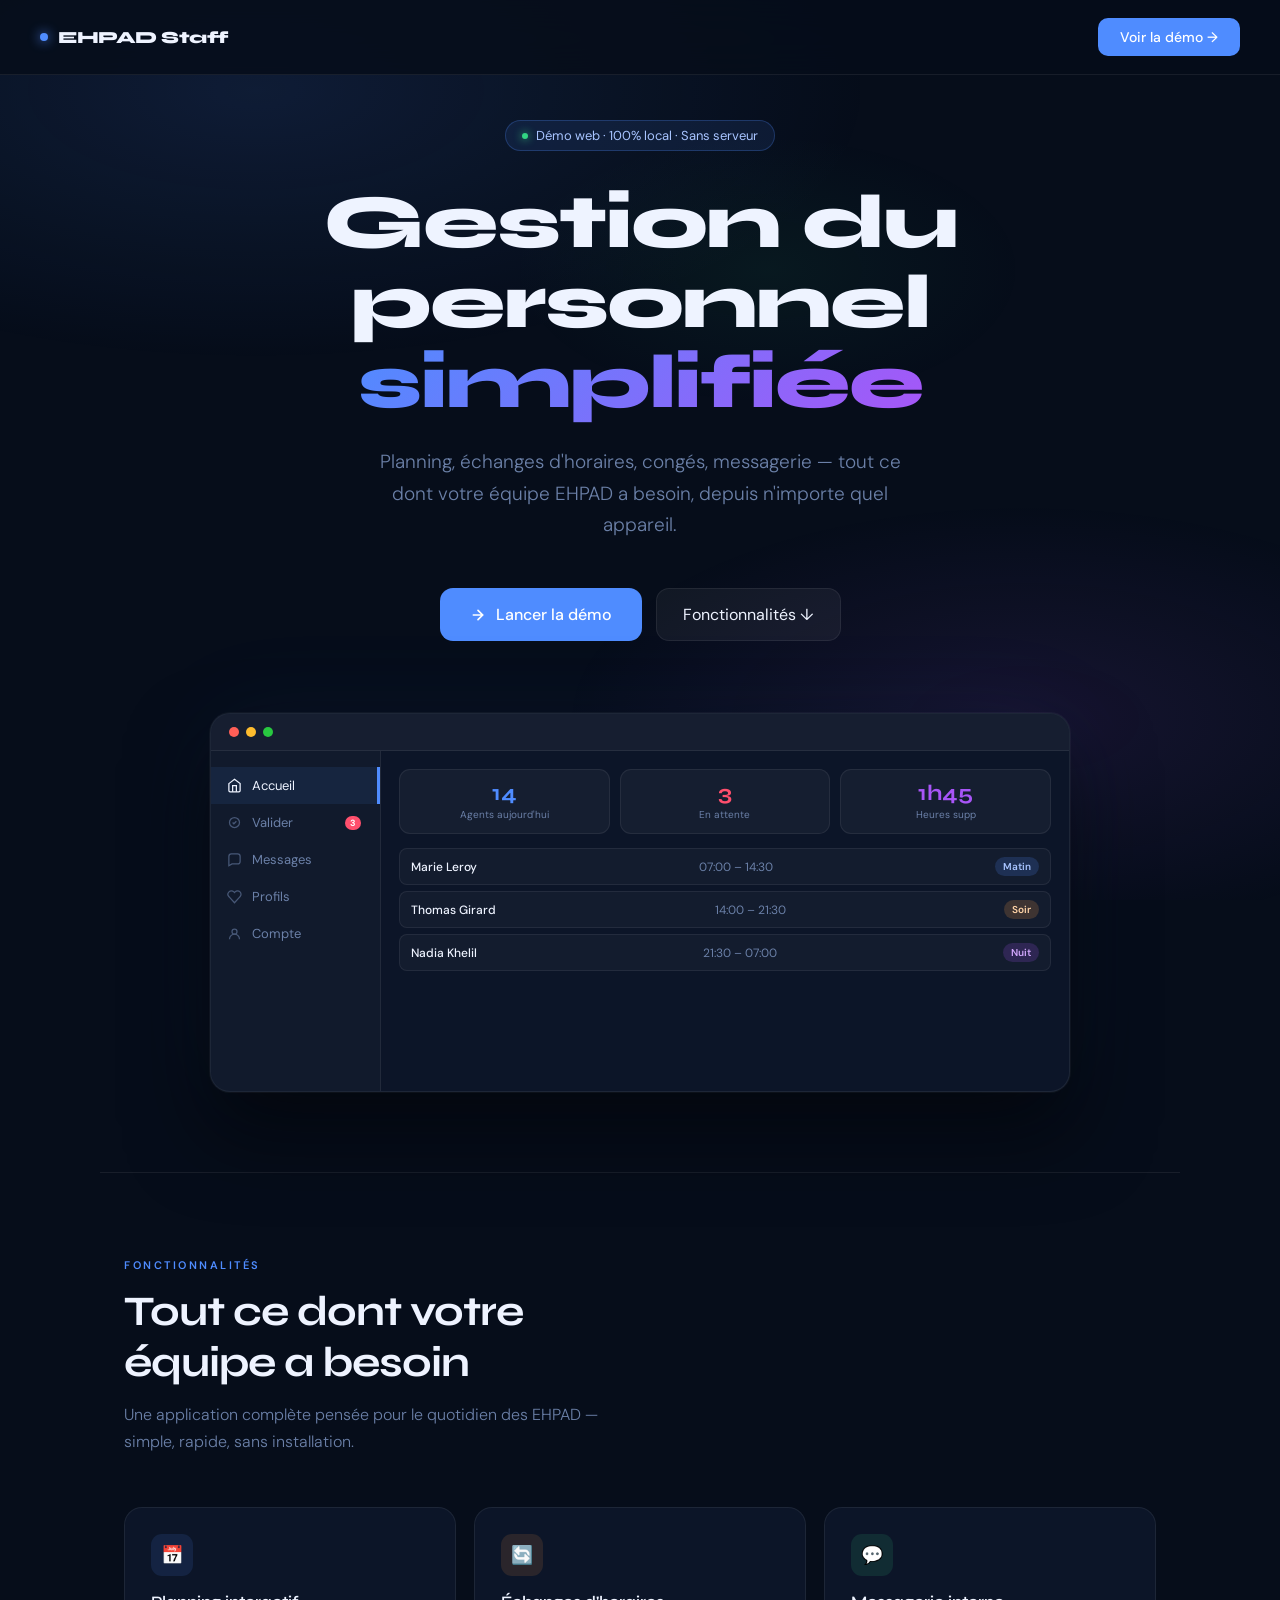
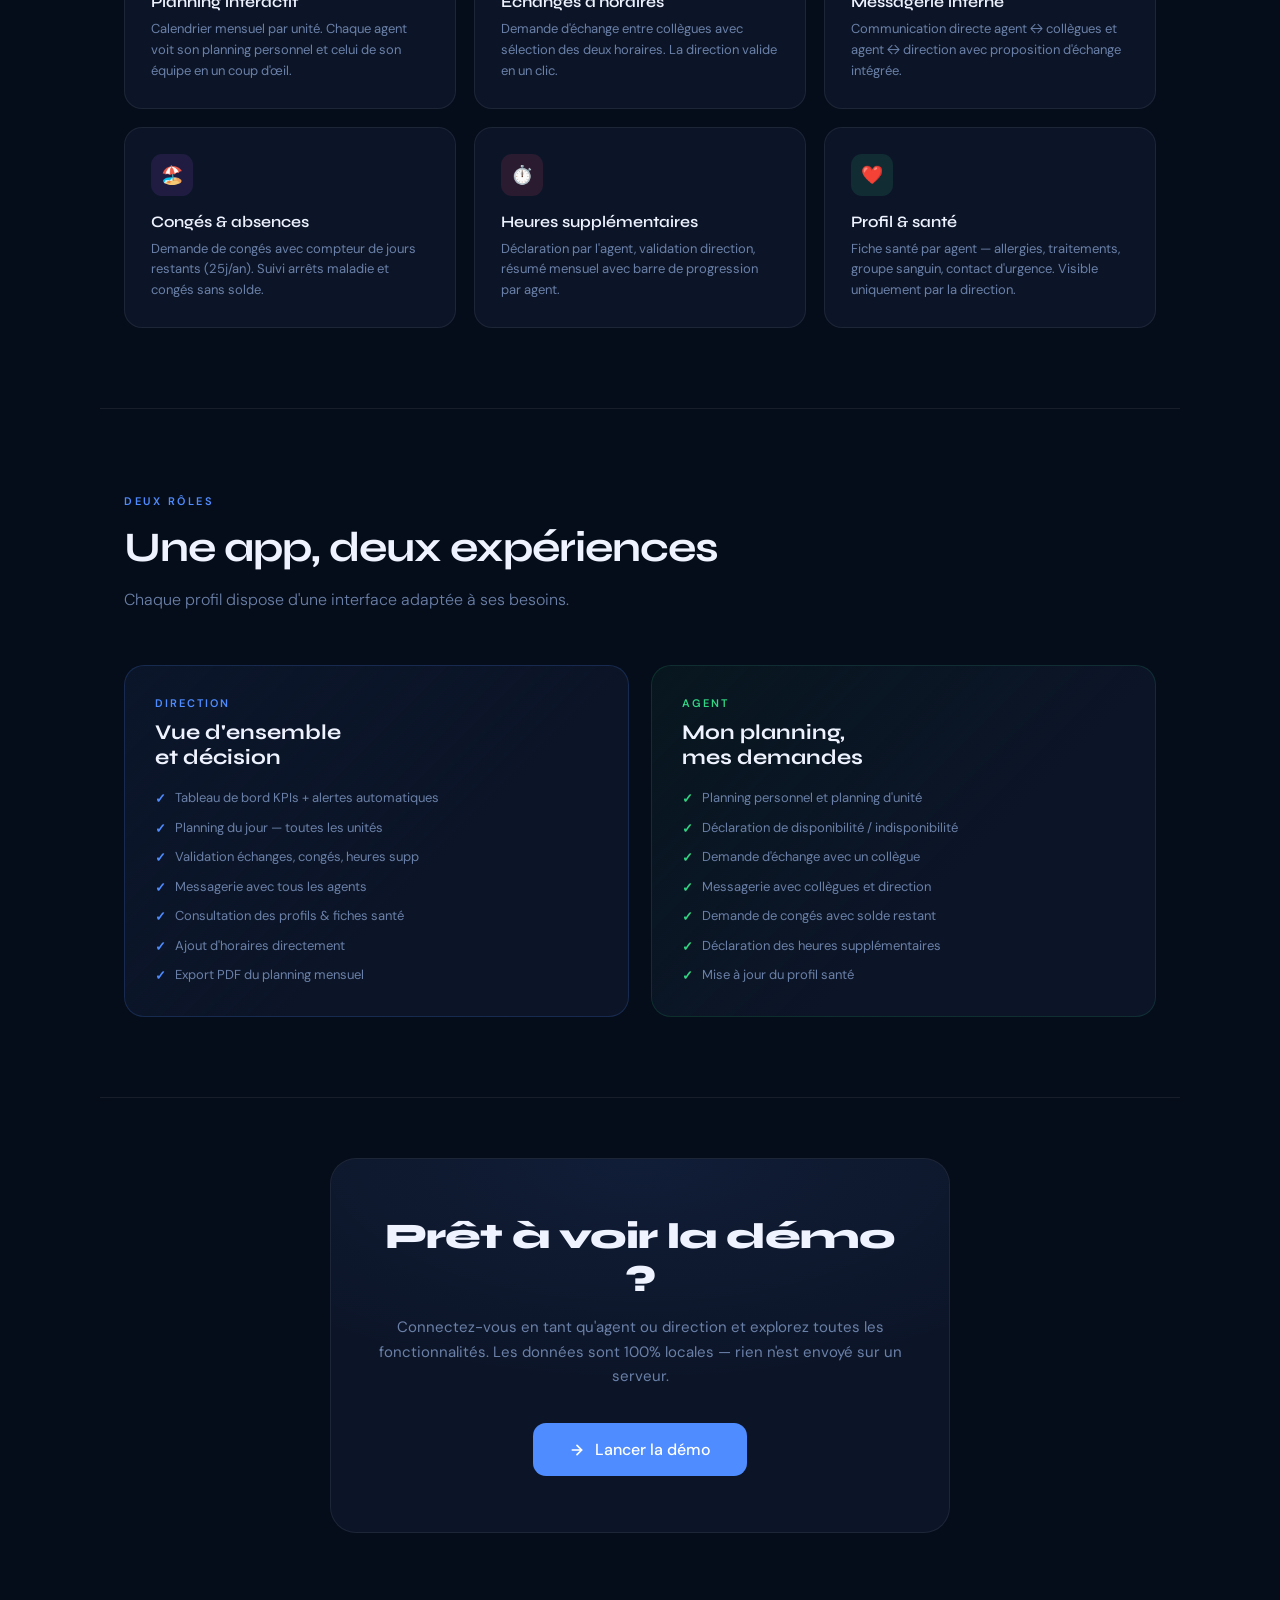
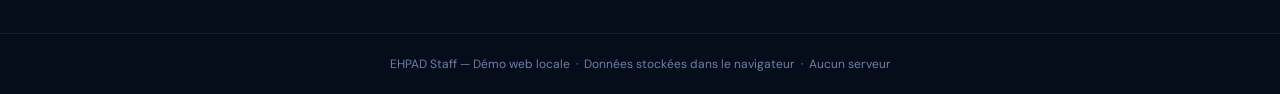
<file: landing.html>
<!doctype html>
<html lang="fr">
<head>
  <meta charset="utf-8"/>
  <meta name="viewport" content="width=device-width, initial-scale=1"/>
  <title>EHPAD Staff — Gestion du personnel</title>
  <link rel="preconnect" href="https://fonts.googleapis.com">
  <link href="https://fonts.googleapis.com/css2?family=Syne:wght@400;600;700;800&family=DM+Sans:ital,wght@0,300;0,400;0,500;1,300&display=swap" rel="stylesheet">
  <style>
    *, *::before, *::after { box-sizing: border-box; margin: 0; padding: 0; }

    :root {
      --bg: #060d1a;
      --panel: #0c1528;
      --accent: #4f8cff;
      --accent2: #a855f7;
      --success: #32d583;
      --danger: #ff4f6d;
      --warn: #ff9f43;
      --text: #eef3ff;
      --muted: #6b80a8;
      --line: rgba(255,255,255,.07);
    }

    html { scroll-behavior: smooth; }

    body {
      font-family: 'DM Sans', sans-serif;
      background: var(--bg);
      color: var(--text);
      min-height: 100vh;
      overflow-x: hidden;
    }

    body::before {
      content: '';
      position: fixed;
      inset: 0;
      background:
        radial-gradient(ellipse 80% 50% at 20% 10%, rgba(79,140,255,.12) 0%, transparent 60%),
        radial-gradient(ellipse 60% 40% at 80% 80%, rgba(168,85,247,.10) 0%, transparent 60%),
        radial-gradient(ellipse 40% 30% at 60% 30%, rgba(50,213,131,.06) 0%, transparent 50%);
      pointer-events: none;
      z-index: 0;
    }

    nav {
      position: fixed;
      top: 0; left: 0; right: 0;
      z-index: 100;
      display: flex;
      align-items: center;
      justify-content: space-between;
      padding: 18px 40px;
      background: rgba(6,13,26,.85);
      backdrop-filter: blur(20px);
      border-bottom: 1px solid var(--line);
    }

    .nav-logo {
      font-family: 'Syne', sans-serif;
      font-weight: 800;
      font-size: 17px;
      letter-spacing: -.5px;
      display: flex;
      align-items: center;
      gap: 10px;
    }

    .pulse-dot {
      width: 8px; height: 8px;
      border-radius: 50%;
      background: var(--accent);
      box-shadow: 0 0 12px var(--accent);
      animation: pulse 2s infinite;
    }

    @keyframes pulse {
      0%,100%{opacity:1;transform:scale(1)}
      50%{opacity:.5;transform:scale(.75)}
    }

    .nav-cta {
      background: var(--accent);
      color: #fff;
      border: none;
      padding: 10px 22px;
      border-radius: 10px;
      font-family: 'DM Sans', sans-serif;
      font-weight: 500;
      font-size: 14px;
      cursor: pointer;
      text-decoration: none;
      transition: transform .15s, box-shadow .15s;
      display: inline-block;
    }
    .nav-cta:hover { transform: translateY(-1px); box-shadow: 0 8px 24px rgba(79,140,255,.35); }

    .hero {
      position: relative;
      z-index: 1;
      min-height: 100vh;
      display: flex;
      flex-direction: column;
      align-items: center;
      justify-content: center;
      text-align: center;
      padding: 120px 24px 80px;
    }

    .hero-badge {
      display: inline-flex;
      align-items: center;
      gap: 8px;
      background: rgba(79,140,255,.1);
      border: 1px solid rgba(79,140,255,.25);
      border-radius: 999px;
      padding: 6px 16px;
      font-size: 13px;
      color: #a8c4ff;
      margin-bottom: 32px;
      animation: fadeUp .6s ease both;
    }

    .hero-badge::before {
      content: '';
      width: 6px; height: 6px;
      border-radius: 50%;
      background: var(--success);
      box-shadow: 0 0 8px var(--success);
      animation: pulse 2s infinite;
    }

    .hero-title {
      font-family: 'Syne', sans-serif;
      font-weight: 800;
      font-size: clamp(38px, 7vw, 76px);
      line-height: 1.05;
      letter-spacing: -2px;
      margin-bottom: 24px;
      animation: fadeUp .6s .1s ease both;
    }

    .hero-title span {
      background: linear-gradient(135deg, var(--accent), var(--accent2));
      -webkit-background-clip: text;
      -webkit-text-fill-color: transparent;
      background-clip: text;
    }

    .hero-sub {
      font-size: clamp(15px, 2.5vw, 19px);
      color: var(--muted);
      max-width: 540px;
      line-height: 1.65;
      margin-bottom: 48px;
      font-weight: 300;
      animation: fadeUp .6s .2s ease both;
    }

    .hero-btns {
      display: flex;
      gap: 14px;
      flex-wrap: wrap;
      justify-content: center;
      animation: fadeUp .6s .3s ease both;
    }

    .btn-primary {
      display: inline-flex;
      align-items: center;
      gap: 10px;
      background: var(--accent);
      color: #fff;
      border: none;
      padding: 15px 30px;
      border-radius: 13px;
      font-family: 'DM Sans', sans-serif;
      font-size: 16px;
      font-weight: 500;
      cursor: pointer;
      text-decoration: none;
      transition: transform .15s, box-shadow .15s;
    }
    .btn-primary:hover { transform: translateY(-2px); box-shadow: 0 12px 36px rgba(79,140,255,.4); }

    .btn-ghost {
      display: inline-flex;
      align-items: center;
      gap: 8px;
      background: rgba(255,255,255,.05);
      color: var(--text);
      border: 1px solid var(--line);
      padding: 15px 26px;
      border-radius: 13px;
      font-family: 'DM Sans', sans-serif;
      font-size: 16px;
      font-weight: 400;
      cursor: pointer;
      text-decoration: none;
      transition: background .15s;
    }
    .btn-ghost:hover { background: rgba(255,255,255,.09); }

    .hero-mockup {
      position: relative;
      margin-top: 72px;
      width: 100%;
      max-width: 860px;
      animation: fadeUp .6s .4s ease both;
    }

    .mockup-frame {
      background: var(--panel);
      border: 1px solid var(--line);
      border-radius: 20px;
      overflow: hidden;
      box-shadow: 0 0 0 1px rgba(255,255,255,.04), 0 40px 80px rgba(0,0,0,.6), 0 0 100px rgba(79,140,255,.07);
    }

    .mockup-bar {
      background: rgba(255,255,255,.04);
      border-bottom: 1px solid var(--line);
      padding: 13px 18px;
      display: flex;
      align-items: center;
      gap: 7px;
    }

    .mdot { width: 10px; height: 10px; border-radius: 50%; }

    .mockup-inner {
      display: grid;
      grid-template-columns: 170px 1fr;
      min-height: 340px;
    }

    .mockup-sidebar {
      background: rgba(255,255,255,.02);
      border-right: 1px solid var(--line);
      padding: 16px 0;
    }

    .mtab {
      display: flex;
      align-items: center;
      gap: 10px;
      padding: 10px 16px;
      font-size: 13px;
      color: var(--muted);
      border-right: 3px solid transparent;
    }

    .mtab.active { color: var(--text); background: rgba(79,140,255,.09); border-right-color: var(--accent); }
    .mtab svg { width: 15px; height: 15px; opacity: .6; flex-shrink: 0; }
    .mtab.active svg { opacity: 1; }

    .mockup-content { padding: 18px; }

    .kpi-row {
      display: grid;
      grid-template-columns: repeat(3, 1fr);
      gap: 10px;
      margin-bottom: 14px;
    }

    .kpi-mini {
      background: rgba(255,255,255,.04);
      border: 1px solid var(--line);
      border-radius: 11px;
      padding: 12px;
      text-align: center;
    }

    .kpi-mini .val { font-family: 'Syne', sans-serif; font-weight: 700; font-size: 22px; line-height: 1; margin-bottom: 4px; }
    .kpi-mini .lbl { font-size: 10px; color: var(--muted); }

    .srow {
      display: flex;
      align-items: center;
      justify-content: space-between;
      padding: 8px 11px;
      background: rgba(255,255,255,.03);
      border-radius: 8px;
      margin-bottom: 6px;
      font-size: 12px;
      border: 1px solid var(--line);
    }

    .srow-name { font-weight: 500; }
    .srow-time { color: var(--muted); }
    .sbadge { font-size: 10px; padding: 3px 8px; border-radius: 999px; font-weight: 600; }
    .sbadge.m { background: rgba(79,140,255,.18); color: #a8c4ff; }
    .sbadge.s { background: rgba(255,159,67,.18); color: #ffd4a8; }
    .sbadge.n { background: rgba(168,85,247,.18); color: #d4a8ff; }

    .section {
      position: relative;
      z-index: 1;
      padding: 80px 24px;
      max-width: 1080px;
      margin: 0 auto;
    }

    .section-label {
      display: inline-block;
      font-size: 11px;
      font-weight: 600;
      letter-spacing: 2.5px;
      text-transform: uppercase;
      color: var(--accent);
      margin-bottom: 14px;
    }

    .section-title {
      font-family: 'Syne', sans-serif;
      font-weight: 700;
      font-size: clamp(26px, 4vw, 42px);
      letter-spacing: -1px;
      margin-bottom: 14px;
    }

    .section-sub {
      color: var(--muted);
      font-size: 16px;
      font-weight: 300;
      max-width: 500px;
      line-height: 1.65;
      margin-bottom: 52px;
    }

    .features-grid {
      display: grid;
      grid-template-columns: repeat(auto-fit, minmax(270px, 1fr));
      gap: 18px;
    }

    .fcard {
      background: var(--panel);
      border: 1px solid var(--line);
      border-radius: 18px;
      padding: 26px;
      transition: border-color .2s, transform .2s;
      position: relative;
      overflow: hidden;
    }

    .fcard::before {
      content: '';
      position: absolute;
      top: 0; left: 0; right: 0;
      height: 2px;
      background: var(--fc, var(--accent));
      opacity: 0;
      transition: opacity .2s;
    }

    .fcard:hover { border-color: rgba(255,255,255,.12); transform: translateY(-3px); }
    .fcard:hover::before { opacity: 1; }

    .fcard-icon {
      width: 42px; height: 42px;
      border-radius: 11px;
      display: grid;
      place-items: center;
      margin-bottom: 16px;
      font-size: 18px;
    }

    .fcard-title { font-family: 'Syne', sans-serif; font-weight: 600; font-size: 16px; margin-bottom: 8px; }
    .fcard-desc { font-size: 13px; color: var(--muted); line-height: 1.6; }

    .roles-grid {
      display: grid;
      grid-template-columns: 1fr 1fr;
      gap: 22px;
    }

    @media (max-width: 620px) { .roles-grid { grid-template-columns: 1fr; } }

    .rcard {
      background: var(--panel);
      border: 1px solid var(--line);
      border-radius: 20px;
      padding: 30px;
      position: relative;
      overflow: hidden;
    }

    .rcard.dir {
      background: linear-gradient(135deg, rgba(79,140,255,.07), var(--panel) 60%);
      border-color: rgba(79,140,255,.18);
    }

    .rcard.agt {
      background: linear-gradient(135deg, rgba(50,213,131,.05), var(--panel) 60%);
      border-color: rgba(50,213,131,.13);
    }

    .rlabel { font-size: 11px; font-weight: 600; letter-spacing: 2px; text-transform: uppercase; margin-bottom: 10px; }
    .rcard.dir .rlabel { color: var(--accent); }
    .rcard.agt .rlabel { color: var(--success); }

    .rtitle { font-family: 'Syne', sans-serif; font-weight: 700; font-size: 21px; margin-bottom: 18px; }

    .rlist { list-style: none; display: flex; flex-direction: column; gap: 9px; }

    .rlist li {
      display: flex;
      align-items: flex-start;
      gap: 9px;
      font-size: 13px;
      color: var(--muted);
      line-height: 1.5;
    }

    .rlist li::before { content: '✓'; font-weight: 700; flex-shrink: 0; margin-top: 1px; }
    .rcard.dir .rlist li::before { color: var(--accent); }
    .rcard.agt .rlist li::before { color: var(--success); }

    .cta-section {
      position: relative;
      z-index: 1;
      text-align: center;
      padding: 60px 24px 100px;
    }

    .cta-box {
      max-width: 620px;
      margin: 0 auto;
      background: var(--panel);
      border: 1px solid var(--line);
      border-radius: 26px;
      padding: 56px 36px;
      position: relative;
      overflow: hidden;
    }

    .cta-box::before {
      content: '';
      position: absolute;
      inset: 0;
      background: radial-gradient(ellipse 80% 60% at 50% 0%, rgba(79,140,255,.07), transparent);
    }

    .cta-box h2 {
      font-family: 'Syne', sans-serif;
      font-weight: 800;
      font-size: clamp(24px, 4vw, 36px);
      letter-spacing: -1px;
      margin-bottom: 14px;
      position: relative;
    }

    .cta-box p {
      color: var(--muted);
      font-size: 15px;
      margin-bottom: 34px;
      line-height: 1.65;
      position: relative;
    }

    footer {
      position: relative;
      z-index: 1;
      text-align: center;
      padding: 22px;
      border-top: 1px solid var(--line);
      color: var(--muted);
      font-size: 12px;
    }

    .divider { height: 1px; background: var(--line); max-width: 1080px; margin: 0 auto; }

    @keyframes fadeUp {
      from { opacity: 0; transform: translateY(22px); }
      to   { opacity: 1; transform: translateY(0); }
    }

    .reveal { opacity: 0; transform: translateY(28px); transition: opacity .6s ease, transform .6s ease; }
    .reveal.visible { opacity: 1; transform: translateY(0); }

    @media (max-width: 760px) {
      nav { padding: 14px 18px; }
      .mockup-sidebar { display: none; }
      .mockup-inner { grid-template-columns: 1fr; }
    }
  </style>
</head>
<body>

  <nav>
    <div class="nav-logo">
      <div class="pulse-dot"></div>
      EHPAD Staff
    </div>
    <a href="index.html" class="nav-cta">Voir la démo →</a>
  </nav>

  <!-- Hero -->
  <section class="hero">
    <div class="hero-badge">Démo web · 100% local · Sans serveur</div>

    <h1 class="hero-title">
      Gestion du personnel<br>
      <span>simplifiée</span>
    </h1>

    <p class="hero-sub">
      Planning, échanges d'horaires, congés, messagerie — tout ce dont votre équipe EHPAD a besoin, depuis n'importe quel appareil.
    </p>

    <div class="hero-btns">
      <a href="index.html" class="btn-primary">
        <svg viewBox="0 0 24 24" fill="none" stroke="currentColor" stroke-width="2.5" stroke-linecap="round" width="16" height="16"><path d="M5 12h14M12 5l7 7-7 7"/></svg>
        Lancer la démo
      </a>
      <a href="#fonctionnalites" class="btn-ghost">Fonctionnalités ↓</a>
    </div>

    <div class="hero-mockup">
      <div class="mockup-frame">
        <div class="mockup-bar">
          <div class="mdot" style="background:#ff5f57"></div>
          <div class="mdot" style="background:#febc2e"></div>
          <div class="mdot" style="background:#28c840"></div>
        </div>
        <div class="mockup-inner">
          <div class="mockup-sidebar">
            <div class="mtab active">
              <svg viewBox="0 0 24 24" fill="none" stroke="currentColor" stroke-width="2"><path d="M3 9l9-7 9 7v11a2 2 0 01-2 2H5a2 2 0 01-2-2z"/><path d="M9 22V12h6v10"/></svg>
              Accueil
            </div>
            <div class="mtab">
              <svg viewBox="0 0 24 24" fill="none" stroke="currentColor" stroke-width="2"><path d="M9 12l2 2 4-4M20 12a8 8 0 11-16 0 8 8 0 0116 0z"/></svg>
              Valider
              <span style="background:#ff4f6d;color:#fff;font-size:9px;border-radius:999px;padding:1px 5px;margin-left:auto;font-weight:700">3</span>
            </div>
            <div class="mtab">
              <svg viewBox="0 0 24 24" fill="none" stroke="currentColor" stroke-width="2"><path d="M21 15a4 4 0 01-4 4H8l-5 3V7a4 4 0 014-4h10a4 4 0 014 4z"/></svg>
              Messages
            </div>
            <div class="mtab">
              <svg viewBox="0 0 24 24" fill="none" stroke="currentColor" stroke-width="2"><path d="M20.8 4.6a5.5 5.5 0 00-7.8 0L12 5.6l-1-1a5.5 5.5 0 00-7.8 7.8l1 1L12 22l7.8-8.6 1-1a5.5 5.5 0 000-7.8z"/></svg>
              Profils
            </div>
            <div class="mtab">
              <svg viewBox="0 0 24 24" fill="none" stroke="currentColor" stroke-width="2"><path d="M20 21a8 8 0 10-16 0"/><path d="M12 13a4 4 0 100-8 4 4 0 000 8z"/></svg>
              Compte
            </div>
          </div>
          <div class="mockup-content">
            <div class="kpi-row">
              <div class="kpi-mini">
                <div class="val" style="color:#4f8cff">14</div>
                <div class="lbl">Agents aujourd'hui</div>
              </div>
              <div class="kpi-mini">
                <div class="val" style="color:#ff4f6d">3</div>
                <div class="lbl">En attente</div>
              </div>
              <div class="kpi-mini">
                <div class="val" style="color:#a855f7">1h45</div>
                <div class="lbl">Heures supp</div>
              </div>
            </div>
            <div class="srow">
              <span class="srow-name">Marie Leroy</span>
              <span class="srow-time">07:00 – 14:30</span>
              <span class="sbadge m">Matin</span>
            </div>
            <div class="srow">
              <span class="srow-name">Thomas Girard</span>
              <span class="srow-time">14:00 – 21:30</span>
              <span class="sbadge s">Soir</span>
            </div>
            <div class="srow">
              <span class="srow-name">Nadia Khelil</span>
              <span class="srow-time">21:30 – 07:00</span>
              <span class="sbadge n">Nuit</span>
            </div>
          </div>
        </div>
      </div>
    </div>
  </section>

  <div class="divider"></div>

  <!-- Features -->
  <section class="section" id="fonctionnalites">
    <div class="reveal">
      <span class="section-label">Fonctionnalités</span>
      <h2 class="section-title">Tout ce dont votre<br>équipe a besoin</h2>
      <p class="section-sub">Une application complète pensée pour le quotidien des EHPAD — simple, rapide, sans installation.</p>
    </div>

    <div class="features-grid reveal">
      <div class="fcard" style="--fc:#4f8cff">
        <div class="fcard-icon" style="background:rgba(79,140,255,.12);color:#4f8cff">📅</div>
        <div class="fcard-title">Planning interactif</div>
        <div class="fcard-desc">Calendrier mensuel par unité. Chaque agent voit son planning personnel et celui de son équipe en un coup d'œil.</div>
      </div>
      <div class="fcard" style="--fc:#ff9f43">
        <div class="fcard-icon" style="background:rgba(255,159,67,.12);color:#ff9f43">🔄</div>
        <div class="fcard-title">Échanges d'horaires</div>
        <div class="fcard-desc">Demande d'échange entre collègues avec sélection des deux horaires. La direction valide en un clic.</div>
      </div>
      <div class="fcard" style="--fc:#32d583">
        <div class="fcard-icon" style="background:rgba(50,213,131,.12);color:#32d583">💬</div>
        <div class="fcard-title">Messagerie interne</div>
        <div class="fcard-desc">Communication directe agent ↔ collègues et agent ↔ direction avec proposition d'échange intégrée.</div>
      </div>
      <div class="fcard" style="--fc:#a855f7">
        <div class="fcard-icon" style="background:rgba(168,85,247,.12);color:#a855f7">🏖️</div>
        <div class="fcard-title">Congés & absences</div>
        <div class="fcard-desc">Demande de congés avec compteur de jours restants (25j/an). Suivi arrêts maladie et congés sans solde.</div>
      </div>
      <div class="fcard" style="--fc:#ff4f6d">
        <div class="fcard-icon" style="background:rgba(255,79,109,.12);color:#ff4f6d">⏱️</div>
        <div class="fcard-title">Heures supplémentaires</div>
        <div class="fcard-desc">Déclaration par l'agent, validation direction, résumé mensuel avec barre de progression par agent.</div>
      </div>
      <div class="fcard" style="--fc:#32d583">
        <div class="fcard-icon" style="background:rgba(50,213,131,.12);color:#32d583">❤️</div>
        <div class="fcard-title">Profil & santé</div>
        <div class="fcard-desc">Fiche santé par agent — allergies, traitements, groupe sanguin, contact d'urgence. Visible uniquement par la direction.</div>
      </div>
    </div>
  </section>

  <div class="divider"></div>

  <!-- Roles -->
  <section class="section">
    <div class="reveal">
      <span class="section-label">Deux rôles</span>
      <h2 class="section-title">Une app, deux expériences</h2>
      <p class="section-sub">Chaque profil dispose d'une interface adaptée à ses besoins.</p>
    </div>

    <div class="roles-grid reveal">
      <div class="rcard dir">
        <div class="rlabel">Direction</div>
        <div class="rtitle">Vue d'ensemble<br>et décision</div>
        <ul class="rlist">
          <li>Tableau de bord KPIs + alertes automatiques</li>
          <li>Planning du jour — toutes les unités</li>
          <li>Validation échanges, congés, heures supp</li>
          <li>Messagerie avec tous les agents</li>
          <li>Consultation des profils & fiches santé</li>
          <li>Ajout d'horaires directement</li>
          <li>Export PDF du planning mensuel</li>
        </ul>
      </div>
      <div class="rcard agt">
        <div class="rlabel">Agent</div>
        <div class="rtitle">Mon planning,<br>mes demandes</div>
        <ul class="rlist">
          <li>Planning personnel et planning d'unité</li>
          <li>Déclaration de disponibilité / indisponibilité</li>
          <li>Demande d'échange avec un collègue</li>
          <li>Messagerie avec collègues et direction</li>
          <li>Demande de congés avec solde restant</li>
          <li>Déclaration des heures supplémentaires</li>
          <li>Mise à jour du profil santé</li>
        </ul>
      </div>
    </div>
  </section>

  <div class="divider"></div>

  <!-- CTA -->
  <section class="cta-section">
    <div class="cta-box reveal">
      <h2>Prêt à voir la démo ?</h2>
      <p>Connectez-vous en tant qu'agent ou direction et explorez toutes les fonctionnalités. Les données sont 100% locales — rien n'est envoyé sur un serveur.</p>
      <a href="index.html" class="btn-primary" style="font-size:16px;padding:16px 36px">
        <svg viewBox="0 0 24 24" fill="none" stroke="currentColor" stroke-width="2.5" stroke-linecap="round" width="16" height="16"><path d="M5 12h14M12 5l7 7-7 7"/></svg>
        Lancer la démo
      </a>
    </div>
  </section>

  <footer>
    EHPAD Staff — Démo web locale &nbsp;·&nbsp; Données stockées dans le navigateur &nbsp;·&nbsp; Aucun serveur
  </footer>

  <script>
    const obs = new IntersectionObserver(entries => {
      entries.forEach(e => {
        if(!e.isIntersecting) return;
        e.target.classList.add('visible');
        e.target.querySelectorAll('.fcard, .rcard').forEach((el, i) => {
          el.style.transitionDelay = (i * 0.07) + 's';
          el.classList.add('reveal', 'visible');
        });
      });
    }, { threshold: 0.08 });

    document.querySelectorAll('.reveal').forEach(el => obs.observe(el));
  </script>
</body>
</html>
</file>
